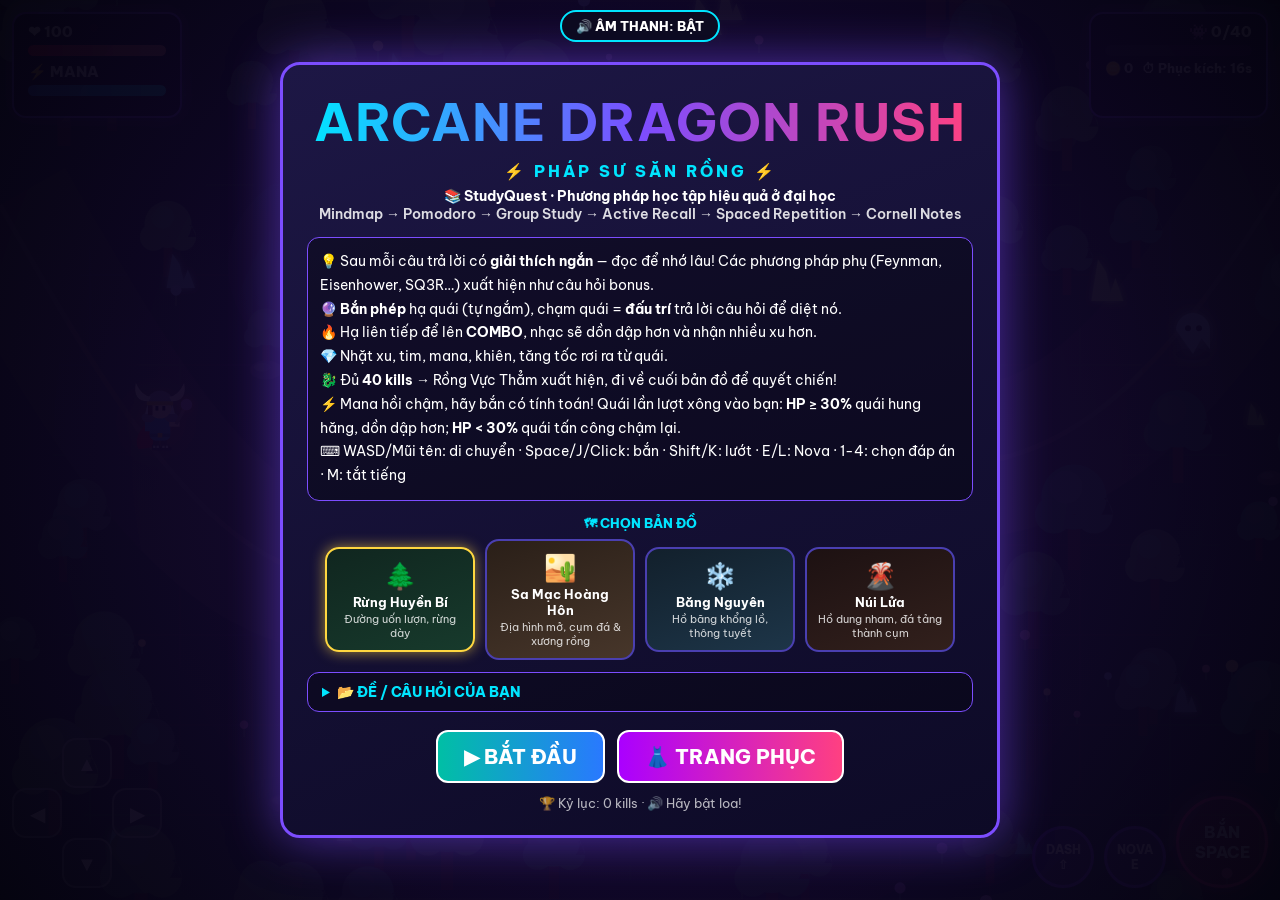
<file: public/games/arcane-dragon-rush.html>
<!DOCTYPE html>
<html lang="vi"><head><meta charset="UTF-8">
<meta name="viewport" content="width=device-width,initial-scale=1,maximum-scale=1,user-scalable=no">
<title>ARCANE DRAGON RUSH - Pháp Sư Săn Rồng • StudyQuest</title>
<style>
@import url('https://fonts.googleapis.com/css2?family=Be+Vietnam+Pro:wght@500;700;800&display=swap');
:root{--c1:#7c4dff;--c2:#00e5ff;--c3:#ff4081;--g:#ffd740;--bg:rgba(12,10,32,.9)}
*{box-sizing:border-box}
body{margin:0;background:#080616;overflow:hidden;font-family:'Be Vietnam Pro','Segoe UI',sans-serif;color:#fff;touch-action:none;user-select:none}
canvas{display:block}
.ui{position:absolute;inset:0;pointer-events:none;display:flex;flex-direction:column;justify-content:space-between;padding:12px;z-index:10}
.top{display:flex;justify-content:space-between;gap:10px}
.pan{background:var(--bg);border:2px solid var(--c1);border-radius:14px;padding:8px 14px;box-shadow:0 0 18px rgba(124,77,255,.5);min-width:170px;font-weight:800;font-size:15px}
.bar{height:11px;border-radius:6px;background:#1c1840;margin-top:4px;overflow:hidden}
.bar i{display:block;height:100%;width:100%;transition:width .15s}
#hpb{background:linear-gradient(90deg,#ff1744,#ff8a80)}#mpb{background:linear-gradient(90deg,#2979ff,#00e5ff)}#kb{background:linear-gradient(90deg,#ffab00,#ffea00)}
#combo{font-size:26px;color:var(--g);text-shadow:0 0 12px #ff9100;min-height:32px}
.bot{display:flex;justify-content:space-between;align-items:flex-end;pointer-events:none}
.dp{position:relative;width:150px;height:150px;pointer-events:auto}
.b{position:absolute;width:50px;height:50px;border-radius:14px;background:rgba(255,255,255,.1);border:2px solid rgba(255,255,255,.4);display:flex;align-items:center;justify-content:center;font-size:20px}
.b:active,.act:active{background:rgba(0,229,255,.4)}
.acts{display:flex;gap:10px;align-items:flex-end;pointer-events:auto}
.act{width:62px;height:62px;border-radius:50%;background:rgba(124,77,255,.35);border:3px solid var(--c1);display:flex;align-items:center;justify-content:center;font-size:12px;font-weight:800;text-align:center}
.act.big{width:92px;height:92px;background:rgba(255,64,129,.4);border-color:var(--c3);font-size:16px;box-shadow:0 0 22px rgba(255,64,129,.6)}
#toast{white-space:pre-line;position:absolute;top:22%;left:50%;transform:translate(-50%,-50%);background:rgba(0,0,0,.85);border:2px solid var(--g);color:var(--g);padding:14px 28px;border-radius:14px;font-size:22px;font-weight:800;opacity:0;transition:opacity .3s;z-index:60;text-align:center;pointer-events:none}
#toast.s{opacity:1}
#flash{position:absolute;inset:0;pointer-events:none;z-index:40;opacity:0;transition:opacity .4s}
#tb{position:fixed;top:10px;left:50%;transform:translateX(-50%);z-index:300;display:flex;gap:8px}#home{display:none}#home.on{display:block}#home:hover,#mute:hover{background:#2a2268}#mute,#home{background:var(--bg);border:2px solid var(--c2);border-radius:22px;padding:6px 14px;font-weight:800;font-size:13px;cursor:pointer;white-space:nowrap}#mute.off{border-color:#ff5252;color:#ff8a80}
.modal{position:fixed;inset:0;background:radial-gradient(circle,rgba(30,10,70,.93),rgba(5,3,15,.97));z-index:100;display:none;justify-content:center;align-items:center;overflow:auto}
.modal.on{display:flex;animation:pop .25s}
@keyframes pop{from{transform:scale(.92);opacity:0}}
.box{width:92%;max-width:720px;background:linear-gradient(160deg,#1d1745,#0d0a26);border:3px solid var(--c1);border-radius:20px;padding:24px;text-align:center;box-shadow:0 0 50px rgba(124,77,255,.55);margin:auto}
h1{margin:0;font-size:clamp(30px,6vw,52px);background:linear-gradient(90deg,var(--c2),var(--c1),var(--c3));-webkit-background-clip:text;background-clip:text;color:transparent;letter-spacing:1px}
.tag{display:inline-block;background:linear-gradient(90deg,var(--c1),var(--c3));padding:3px 12px;border-radius:20px;font-size:13px;font-weight:800;margin-bottom:6px}
.q{font-size:clamp(18px,3.4vw,25px);font-weight:700;margin:12px 0;min-height:70px;display:flex;align-items:center;justify-content:center;line-height:1.35}
.tm{height:9px;background:#201a4d;border-radius:5px;overflow:hidden}.tm i{display:block;height:100%;width:100%;background:linear-gradient(90deg,#00e676,#ffea00,#ff1744)}
.opts{display:grid;grid-template-columns:1fr 1fr;gap:10px;margin-top:12px}
.o,.btn{font-family:inherit;font-weight:800;font-size:clamp(15px,2.6vw,20px);color:#fff;background:#262059;border:2px solid #5c4fd6;border-radius:12px;padding:13px 10px;cursor:pointer;transition:.12s}
.o:hover,.btn:hover{background:var(--c1);transform:translateY(-2px)}
.o.ok{background:#00c853!important;border-color:#b9f6ca}.o.no{background:#d50000!important;border-color:#ff8a80}
.btn{background:linear-gradient(90deg,#00bfa5,#2979ff);border-color:#fff;padding:12px 26px;margin:6px}.btn.alt{background:linear-gradient(90deg,#aa00ff,#ff4081)}
#bin{display:none;width:80%;padding:12px;border-radius:12px;border:3px solid var(--c3);background:#14102f;color:#fff;font:700 22px inherit;text-align:center;margin:8px 0}
.bh{display:none;margin:8px 0}.bh .bar{height:16px}#bdb{background:linear-gradient(90deg,#ff6d00,#ff1744)}
.how{background:rgba(0,0,0,.35);border:1px solid var(--c1);border-radius:12px;padding:12px;margin:14px 0;text-align:left;font-size:14px;line-height:1.7}
.wd{display:flex;gap:22px;flex-wrap:wrap;justify-content:center;align-items:center}
.row{margin:8px 0;text-align:left}.row b{font-size:13px;color:var(--c2);display:block;margin-bottom:4px}
.ch{display:inline-flex;min-width:34px;height:34px;padding:0 10px;margin:2px;border-radius:10px;border:2px solid #4a3fb0;background:#1d1745;align-items:center;justify-content:center;font-size:13px;font-weight:700;cursor:pointer}
.ch.sel{border-color:var(--g);box-shadow:0 0 10px var(--g);background:#3b2f8f}
#wopts{max-height:58vh;overflow:auto;padding-right:6px}
.mp{width:150px;padding:10px;border:2px solid #4a3fb0;border-radius:14px;cursor:pointer;font-size:13px;display:flex;flex-direction:column;gap:2px;text-align:center}.mp.sel{border-color:#ffd740;box-shadow:0 0 14px rgba(255,215,64,.6)}.mp small{opacity:.8;font-size:11px}
@media(max-width:600px){
  .mt{display:none}
  .pan{min-width:0;font-size:12px;padding:6px 8px}
  .box{padding:14px;width:96%;max-height:92vh;overflow-y:auto}
  .opts{grid-template-columns:1fr!important}
  .dp{width:125px;height:125px}
  .dp .b{width:40px;height:40px;font-size:16px}
  .acts .act{width:52px;height:52px;font-size:11px}
  .acts .act.big{width:76px;height:76px;font-size:14px}
}
#cq textarea{width:100%;margin-top:8px;background:#14102f;color:#fff;border:2px solid #4a3fb0;border-radius:10px;padding:8px;font:13px 'Be Vietnam Pro',sans-serif}#cq select{background:#262059;color:#fff;border:2px solid #5c4fd6;border-radius:8px;padding:5px;font:700 13px inherit}#drop{border:2px dashed var(--c2);border-radius:12px;text-align:center;padding:14px;cursor:pointer;font-size:13px;margin-top:8px}#drop.ov{background:rgba(0,229,255,.15)}.sb{padding:7px 14px!important;font-size:13px!important}
</style></head><body>
<canvas id="cv"></canvas>
<div id="flash"></div><div id="toast"></div>
<div id="tb"><div id="home" onclick="goHome()">🏠<span class="mt"> MENU</span></div><div id="mute" onclick="toggleMute()">🔊<span class="mt"> ÂM THANH: BẬT</span></div></div>
<div class="ui">
 <div class="top">
  <div class="pan">❤ <span id="hpt">100</span><div class="bar"><i id="hpb"></i></div><div style="margin-top:6px">⚡ MANA<div class="bar"><i id="mpb"></i></div></div></div>
  <div class="pan" style="text-align:right">👾 <span id="sc">0</span>/<span id="goal">40</span><div class="bar"><i id="kb" style="width:0"></i></div>
   <div style="font-size:13px;margin-top:4px">🪙 <span id="coin">0</span> &nbsp; ⏱ Phục kích: <span id="amb">16</span>s</div><div id="combo"></div></div>
 </div>
 <div class="bot">
  <div class="dp"><div class="b" data-d="u" style="left:50px;top:0">▲</div><div class="b" data-d="d" style="left:50px;bottom:0">▼</div><div class="b" data-d="l" style="left:0;top:50px">◀</div><div class="b" data-d="r" style="right:0;top:50px">▶</div></div>
  <div class="acts"><div class="act" id="bd">DASH<br>⇧</div><div class="act" id="bn">NOVA<br>E</div><div class="act big" id="bf">BẮN<br>SPACE</div></div>
 </div>
</div>

<div id="m-start" class="modal on"><div class="box">
 <h1>ARCANE DRAGON RUSH</h1>
 <div style="color:var(--c2);font-weight:800;letter-spacing:3px;margin:6px 0">⚡ PHÁP SƯ SĂN RỒNG ⚡</div>
 <div style="font-size:14px;font-weight:700;margin-bottom:8px">📚 StudyQuest · Phương pháp học tập hiệu quả ở đại học<br><span style="opacity:.85;font-weight:600">Mindmap → Pomodoro → Group Study → Active Recall → Spaced Repetition → Cornell Notes</span></div>
 <div class="how">💡 Sau mỗi câu trả lời có <b>giải thích ngắn</b> — đọc để nhớ lâu! Các phương pháp phụ (Feynman, Eisenhower, SQ3R…) xuất hiện như câu hỏi bonus.<br>🔮 <b>Bắn phép</b> hạ quái (tự ngắm), chạm quái = <b>đấu trí</b> trả lời câu hỏi để diệt nó.<br>
 🔥 Hạ liên tiếp để lên <b>COMBO</b>, nhạc sẽ dồn dập hơn và nhận nhiều xu hơn.<br>
 💎 Nhặt xu, tim, mana, khiên, tăng tốc rơi ra từ quái.<br>
 🐉 Đủ <b>40 kills</b> → Rồng Vực Thẳm xuất hiện, đi về cuối bản đồ để quyết chiến!<br>
 ⚡ Mana hồi chậm, hãy bắn có tính toán! Quái lần lượt xông vào bạn: <b>HP ≥ 30%</b> quái hung hăng, dồn dập hơn; <b>HP &lt; 30%</b> quái tấn công chậm lại.<br>⌨ WASD/Mũi tên: di chuyển · Space/J/Click: bắn · Shift/K: lướt · E/L: Nova · 1-4: chọn đáp án · M: tắt tiếng</div>
 <div style="font-weight:800;color:var(--c2);font-size:13px">🗺 CHỌN BẢN ĐỒ</div><div id="maps" class="wd" style="gap:10px;margin:8px 0 12px"></div>
 <details id="cq" style="margin:6px 0 12px;text-align:left;background:rgba(0,0,0,.3);border:1px solid var(--c1);border-radius:12px;padding:10px 14px"><summary style="cursor:pointer;font-weight:800;color:var(--c2);font-size:14px">📂 ĐỀ / CÂU HỎI CỦA BẠN <span id="cqs" style="color:#ffd740"></span></summary>
  <div id="drop">⬆ Kéo thả file vào đây hoặc bấm để chọn (.txt .csv .json)</div><input type="file" id="cfile" accept=".txt,.csv,.tsv,.json,text/plain" style="display:none">
  <textarea id="ctext" rows="4" placeholder="Hoặc dán trực tiếp câu hỏi vào đây, mỗi dòng một câu:&#10;Pomodoro chia 25 phút tập trung và mấy phút nghỉ? | 5 phút | 10 phút | 15 phút | 30 phút"></textarea>
  <div style="margin-top:8px;display:flex;flex-wrap:wrap;gap:6px;align-items:center"><button class="btn sb" onclick="loadFromText()">📥 NẠP</button><button class="btn alt sb" onclick="dlSample()">📄 FILE MẪU</button><button class="btn sb" style="background:#7a2030" onclick="clearCustom()">🗑 XÓA</button>
   <span style="font-size:13px">Chế độ: <select id="cmode" onchange="setCMode()"><option value="only">Chỉ hỏi câu của tôi</option><option value="mix">Trộn với câu có sẵn</option></select></span></div>
  <div id="cqm" style="font-size:13px;margin-top:6px;min-height:18px"></div>
  <div style="font-size:12px;opacity:.8;line-height:1.6;margin-top:4px">Mỗi dòng: <b>Câu hỏi | Đáp án đúng | Sai 1 | Sai 2 | Sai 3</b> (dùng dấu | hoặc Tab, ; , ). Chỉ ghi <i>Câu hỏi | Đáp án đúng</i> thì game tự lấy đáp án sai từ các câu khác (cần ≥ 4 câu). Cũng đọc được JSON dạng <code>[{"q":"...","a":["A","B","C","D"],"c":0}]</code>. Dòng bắt đầu bằng # là ghi chú.</div></details>
 <button class="btn" onclick="startGame()">▶ BẮT ĐẦU</button><button class="btn alt" onclick="openWard()">👗 TRANG PHỤC</button>
 <div style="font-size:13px;opacity:.7;margin-top:6px">🏆 Kỷ lục: <span id="best">0</span> kills · 🔊 Hãy bật loa!</div>
</div></div>

<div id="m-ward" class="modal"><div class="box"><h1 style="font-size:34px">TỦ TRANG PHỤC</h1>
 <div class="wd"><canvas id="pv" width="220" height="270" style="background:radial-gradient(#352a85,#0d0a26);border-radius:16px;border:2px solid var(--c1)"></canvas><div id="wopts" style="flex:1;min-width:250px"></div></div>
 <button class="btn alt" onclick="rndOutfit()">🎲 NGẪU NHIÊN</button><button class="btn" onclick="closeWard()">✔ XONG</button></div></div>

<div id="m-quiz" class="modal"><div class="box">
 <div class="tag" id="qtag">...</div><h2 id="qtitle" style="margin:4px 0;color:var(--c3)">BỊ TẤN CÔNG!</h2>
 <div class="bh" id="bh">🐉 RỒNG VỰC THẲM<div class="bar"><i id="bdb"></i></div></div>
 <div class="tm"><i id="tmb"></i></div>
 <div class="q" id="qq"></div>
 <input id="bin" autocomplete="off" placeholder="Nhập đáp án (không dấu cũng được)..."><button class="btn" id="bgo" style="display:none" onclick="submitTyped()">⚔ TẤN CÔNG</button>
 <div class="opts" id="qo"></div>
</div></div>

<div id="m-end" class="modal"><div class="box">
 <h1 id="etitle">CHIẾN THẮNG!</h1><p id="emsg" style="font-size:18px;line-height:1.7"></p>
 <button class="btn" onclick="startGame()">↻ CHƠI LẠI</button><button class="btn alt" onclick="openWard()">👗 TRANG PHỤC</button><button class="btn" style="background:linear-gradient(90deg,#ef6c00,#ffb300)" onclick="toMenu()">🗺 ĐỔI MAP</button></div></div>

<script>
/* ================= AUDIO ENGINE ================= */
const AC=new(window.AudioContext||window.webkitAudioContext)();
const master=AC.createGain(),comp=AC.createDynamicsCompressor(),sfxB=AC.createGain(),musB=AC.createGain(),rev=AC.createConvolver(),revG=AC.createGain();
master.gain.value=.85;musB.gain.value=.5;sfxB.gain.value=.95;revG.gain.value=.3;
musB.connect(master);sfxB.connect(master);musB.connect(rev);sfxB.connect(rev);rev.connect(revG);revG.connect(master);master.connect(comp);comp.connect(AC.destination);
(()=>{const n=AC.sampleRate*1.8,b=AC.createBuffer(2,n,AC.sampleRate);for(let c=0;c<2;c++){const d=b.getChannelData(c);for(let i=0;i<n;i++)d[i]=(Math.random()*2-1)*Math.pow(1-i/n,3)}rev.buffer=b})();
const NB=(()=>{const n=AC.sampleRate*2,b=AC.createBuffer(1,n,AC.sampleRate),d=b.getChannelData(0);for(let i=0;i<n;i++)d[i]=Math.random()*2-1;return b})();
const mtof=n=>440*Math.pow(2,(n-69)/12);
function tone(f,t,d,o={}){const{type='sine',v=.2,to=null,lp=null,bus=sfxB,a=.005,det=0}=o;const os=AC.createOscillator(),g=AC.createGain();os.type=type;os.frequency.setValueAtTime(f,t);os.detune.value=det;
 if(to)os.frequency.exponentialRampToValueAtTime(to,t+d);g.gain.setValueAtTime(.0001,t);g.gain.linearRampToValueAtTime(v,t+a);g.gain.exponentialRampToValueAtTime(.0001,t+d);
 if(lp){const F=AC.createBiquadFilter();F.type='lowpass';F.frequency.value=lp;os.connect(F);F.connect(g)}else os.connect(g);g.connect(bus);os.start(t);os.stop(t+d+.05)}
function noise(t,d,o={}){const{v=.3,type='lowpass',f=2000,to=null,q=1,bus=sfxB}=o;const s=AC.createBufferSource(),F=AC.createBiquadFilter(),g=AC.createGain();s.buffer=NB;F.type=type;F.frequency.setValueAtTime(f,t);if(to)F.frequency.exponentialRampToValueAtTime(to,t+d);F.Q.value=q;
 g.gain.setValueAtTime(v,t);g.gain.exponentialRampToValueAtTime(.0001,t+d);s.connect(F);F.connect(g);g.connect(bus);s.start(t,Math.random());s.stop(t+d+.05)}
const Mus={mode:null,step:0,next:0,timer:null,int:0,
 start(m){this.stop();this.mode=m;this.step=0;this.next=AC.currentTime+.1;this.timer=setInterval(()=>this.tick(),25)},
 stop(){clearInterval(this.timer);this.mode=null},
 tick(){const sp=60/(this.mode==='boss'?160:120)/4;while(this.next<AC.currentTime+.15){this.play(this.step++,this.next);this.next+=sp}},
 play(s,t){const B=this.mode==='boss',bar=(s>>4)&3,st=s&15,I=this.int,o={bus:musB};
  const kick=()=>{tone(150,t,.2,{...o,to:42,v:.7});noise(t,.03,{...o,v:.15})};
  const hat=v=>noise(t,.04,{...o,type:'highpass',f:7500,v});const snare=()=>{noise(t,.16,{...o,type:'bandpass',f:1900,v:.35});tone(220,t,.1,{...o,type:'triangle',v:.2,to:120})};
  if(!B){const R=[45,41,48,43][bar],ch=[0,3,7,12];if(bar==0||bar==2)ch[1]=3;if(bar==1||bar==2||bar==3)ch[1]=4;
   if(st%4==0)kick();if(st==4||st==12)snare();if(st%2==1||I>0)hat(.05+I*.02);
   if(st%4==0||st==6||st==10)tone(mtof(R),t,.25,{...o,type:'sawtooth',lp:520,v:.22});
   tone(mtof(R+24+ch[(st*3)%4]),t,.16,{...o,type:'square',lp:2800,v:.05+I*.015});
   if(st==0){[0,1,3].forEach(k=>tone(mtof(R+12+ch[k]),t,1.8,{...o,type:'sine',v:.06,a:.2,det:k*4}))}
   if(I>=2&&st%2==0)tone(mtof(R+36+[0,7,3,10,12][(s>>1)%5]),t,.2,{...o,type:'triangle',v:.1})}
  else{const R=[40,40,41,38][bar];if(st%4==0||st==10)kick();if(st==4||st==12)snare();hat(.07);
   if(st%2==0)tone(mtof(R),t,.17,{...o,type:'sawtooth',lp:380,v:.28,det:st%4?0:8});
   if(st==0||st==6||st==10)[0,3,7].forEach(k=>tone(mtof(R+24+(k==3?1:k)),t,.3,{...o,type:'sawtooth',lp:1800,v:.05}));
   tone(mtof(R+36+[0,1,6,1][(st>>2)&3]),t,.12,{...o,type:'square',lp:3500,v:.045});
   if(st==0&&bar==0)tone(mtof(R-12),t,2.4,{...o,type:'sawtooth',lp:200,v:.25,a:.3})}}};
const SFX={t:()=>AC.currentTime,
 shoot(){const t=this.t();tone(900,t,.12,{type:'sawtooth',to:200,v:.1,lp:3000});tone(1400,t,.08,{type:'square',to:500,v:.04})},
 hit(){const t=this.t();noise(t,.08,{type:'bandpass',f:2500,v:.2});tone(300,t,.08,{type:'square',to:120,v:.1})},
 boom(){const t=this.t();noise(t,.5,{f:3000,to:120,v:.5});tone(120,t,.4,{to:30,v:.6})},
 coin(){const t=this.t();tone(988,t,.08,{type:'square',v:.07});tone(1319,t+.07,.18,{type:'square',v:.07})},
 power(){const t=this.t();[0,4,7,12,16].forEach((k,i)=>tone(mtof(72+k),t+i*.05,.2,{type:'triangle',v:.12}))},
 dash(){const t=this.t();noise(t,.3,{type:'bandpass',f:400,to:3500,q:2,v:.35})},
 nova(){const t=this.t();tone(200,t,.7,{type:'sawtooth',to:1600,v:.2,lp:4000});noise(t+.1,.7,{f:5000,to:200,v:.5});tone(80,t+.1,.6,{to:30,v:.6})},
 ok(){const t=this.t();[0,4,7,12].forEach((k,i)=>tone(mtof(76+k),t+i*.07,.35,{type:'triangle',v:.13}))},
 no(){const t=this.t();tone(160,t,.45,{type:'sawtooth',to:70,v:.22,lp:900});noise(t,.2,{v:.2,f:600})},
 tick(){tone(1200,this.t(),.05,{type:'square',v:.06})},
 alarm(){const t=this.t();for(let i=0;i<3;i++)tone(900,t+i*.25,.25,{type:'sawtooth',to:450,v:.14,lp:2500})},
 hurt(){const t=this.t();noise(t,.25,{f:900,to:100,v:.5});tone(180,t,.3,{type:'square',to:60,v:.25})},
 roar(){const t=this.t();tone(170,t,2.4,{type:'sawtooth',to:38,v:.4,lp:900});tone(172,t,2.4,{type:'square',to:40,v:.2,lp:700});noise(t,2,{f:1500,to:90,v:.5})},
 fire(){const t=this.t();noise(t,.9,{f:2500,to:200,v:.55});tone(90,t,.6,{type:'sawtooth',to:40,v:.3})},
 win(){const t=this.t();[0,4,7,12,7,12,16,19].forEach((k,i)=>tone(mtof(72+k),t+i*.14,.5,{type:'square',v:.12,lp:4000}));[0,7,12].forEach(k=>tone(mtof(48+k),t+1.2,2,{type:'sawtooth',v:.1,lp:1200}))}};
let muted=false;function toggleMute(){muted=!muted;master.gain.value=muted?0:.85;const b=document.getElementById('mute');b.innerHTML=muted?'🔇<span class="mt"> ÂM THANH: TẮT</span>':'🔊<span class="mt"> ÂM THANH: BẬT</span>';b.classList.toggle('off',muted);try{localStorage.setItem('adr_mute',muted?1:0)}catch(e){}
}
try{if(localStorage.getItem('adr_mute')==='1')toggleMute()}catch(e){}

/* ================= QUESTIONS (STUDYQUEST: PHƯƠNG PHÁP HỌC TẬP ĐẠI HỌC) ================= */
const RAW_QUESTIONS = [
    {"s": "Mindmap", "q": "Sơ đồ tư duy (Mindmap) được vẽ bắt đầu từ đâu?", "a": ["Chủ đề trung tâm ở giữa trang", "Góc trên bên trái, viết từng dòng", "Phần kết luận ở cuối trang", "Bất kỳ đâu, không cần chủ đề"], "c": 0, "e": "Chủ đề ở giữa rồi tỏa ra nhánh chính, nhánh phụ."},
    {"s": "Mindmap", "q": "Mỗi nhánh trong Mindmap nên ghi gì?", "a": ["Từ khóa ngắn gọn (1–2 từ)", "Cả đoạn văn dài", "Định nghĩa chép nguyên văn", "Số trang của sách"], "c": 0, "e": "Từ khóa ngắn giúp tóm gọn và dễ nhớ."},
    {"s": "Mindmap", "q": "Ai là người có công phổ biến Mind Map trên thế giới?", "a": ["Tony Buzan", "Walter Pauk", "Hermann Ebbinghaus", "Francesco Cirillo"], "c": 0, "e": "Walter Pauk – Cornell; Ebbinghaus – đường cong quên; Cirillo – Pomodoro."},
    {"s": "Mindmap", "q": "Mindmap đặc biệt hữu ích với nội dung nào?", "a": ["Nội dung nhiều nhánh, nhiều mối liên hệ (Lịch sử, Luật, Sinh học)", "Chỉ các phép tính từng bước", "Học thuộc một dòng thơ ngắn", "Danh sách số điện thoại"], "c": 0, "e": "Mindmap cho thấy toàn cảnh và mối liên hệ giữa các ý."},
    {"s": "Mindmap", "q": "Vì sao nên dùng màu sắc và hình vẽ trong Mindmap?", "a": ["Giúp não liên kết và nhớ thông tin dễ hơn", "Chỉ để nộp bài cho đẹp", "Để tốn nhiều thời gian hơn", "Vì đó là quy định bắt buộc"], "c": 0, "e": "Hình ảnh và màu sắc tạo “điểm neo” cho trí nhớ."},
    {"s": "Mindmap", "q": "Nhánh chính (cấp 1) của Mindmap thường là gì?", "a": ["Các ý lớn / mục chính của chủ đề", "Những chi tiết nhỏ nhất", "Lỗi chính tả cần sửa", "Tên người vẽ sơ đồ"], "c": 0, "e": "Từ nhánh chính, bạn tỏa tiếp ra nhánh phụ chứa chi tiết."},
    {"s": "Mindmap", "q": "Sai lầm phổ biến nhất khi vẽ Mindmap là gì?", "a": ["Chép nguyên câu dài vào từng nhánh", "Dùng từ khóa ngắn", "Đặt chủ đề ở giữa", "Dùng nhiều màu khác nhau"], "c": 0, "e": "Chép nguyên câu biến Mindmap thành bản chép lại, mất tác dụng tóm gọn."},
    {"s": "Mindmap", "q": "Vẽ xong Mindmap, cách ôn hiệu quả là gì?", "a": ["Che đi và tự vẽ lại từ trí nhớ", "Chỉ ngắm lại thật lâu", "Photo thật nhiều bản", "Cất vào ngăn kéo"], "c": 0, "e": "Tự vẽ lại chính là Active Recall áp dụng cho Mindmap."},
    {"s": "Mindmap", "q": "Công cụ nào có thể dùng để vẽ Mindmap trên máy tính?", "a": ["XMind hoặc MindMeister", "Máy tính bỏ túi", "Máy chiếu cũ", "Trình phát nhạc"], "c": 0, "e": "Bạn cũng có thể vẽ bằng giấy bút, cách nào tiện hơn thì dùng."},
    {"s": "Pomodoro", "q": "Một chu kỳ Pomodoro cơ bản gồm?", "a": ["25 phút tập trung + 5 phút nghỉ", "60 phút học + 10 phút nghỉ", "10 phút học + 2 phút nghỉ", "45 phút học + 15 phút nghỉ"], "c": 0, "e": "Sau 4 chu kỳ, bạn nghỉ dài hơn (khoảng 15–30 phút)."},
    {"s": "Pomodoro", "q": "“Pomodoro” trong tiếng Ý nghĩa là gì?", "a": ["Quả cà chua", "Đồng hồ cát", "Sự tập trung", "Quả cam"], "c": 0, "e": "Francesco Cirillo dùng chiếc đồng hồ bấm giờ hình quả cà chua."},
    {"s": "Pomodoro", "q": "Sau bao nhiêu phiên Pomodoro thì nên nghỉ dài?", "a": ["4 phiên", "2 phiên", "6 phiên", "10 phiên"], "c": 0, "e": "Nghỉ dài giúp bạn nạp lại năng lượng trước chu kỳ mới."},
    {"s": "Pomodoro", "q": "Giờ nghỉ dài sau 4 phiên thường kéo dài khoảng?", "a": ["15–30 phút", "1 phút", "2 giờ", "5 giây"], "c": 0, "e": "Đủ để thư giãn nhưng không làm mất đà học."},
    {"s": "Pomodoro", "q": "Ai là người sáng tạo ra kỹ thuật Pomodoro?", "a": ["Francesco Cirillo", "Tony Buzan", "Walter Pauk", "Hermann Ebbinghaus"], "c": 0, "e": "Ông phát triển kỹ thuật này khi còn là sinh viên vào cuối thập niên 1980."},
    {"s": "Pomodoro", "q": "Đang trong phiên mà chợt nghĩ ra việc khác, bạn nên làm gì?", "a": ["Ghi nhanh ra giấy rồi quay lại việc chính", "Bỏ phiên và làm việc mới ngay", "Mở điện thoại xử lý luôn", "Làm cả hai việc cùng lúc"], "c": 0, "e": "Ghi lại để “gửi” việc đó cho lúc nghỉ, đầu óc không bị phân tán."},
    {"s": "Pomodoro", "q": "Mỗi phiên Pomodoro nên dành cho điều gì?", "a": ["Một nhiệm vụ cụ thể", "Nhiều việc cùng lúc", "Việc chưa có mục tiêu", "Lướt web tìm cảm hứng"], "c": 0, "e": "Một nhiệm vụ rõ ràng giúp bạn vào trạng thái tập trung nhanh hơn."},
    {"s": "Pomodoro", "q": "Giờ nghỉ 5 phút nên làm gì là tốt nhất?", "a": ["Đứng dậy, uống nước, vươn vai", "Lướt mạng xã hội liên tục", "Xem phim dài tập", "Bắt đầu một ván game dài"], "c": 0, "e": "Mạng xã hội dễ kéo dài giờ nghỉ và làm bạn khó quay lại học."},
    {"s": "Pomodoro", "q": "Theo nguyên tắc Pomodoro, bị người khác làm gián đoạn giữa phiên thì sao?", "a": ["Phiên đó coi như hỏng, bắt đầu phiên mới", "Vẫn tính là hoàn thành", "Tính thành hai phiên", "Bỏ học cả ngày"], "c": 0, "e": "Quy tắc này khuyến khích bạn bảo vệ thời gian tập trung của mình."},
    {"s": "Group Study", "q": "Học nhóm hiệu quả nhất khi nào?", "a": ["Mỗi người chuẩn bị trước và thay phiên giảng lại cho nhau", "Cả nhóm cùng chép bài của một người", "Chủ yếu trò chuyện cho vui", "Một người làm hết, mọi người xem"], "c": 0, "e": "Giảng lại cho bạn buộc bạn phải hiểu thật sự."},
    {"s": "Group Study", "q": "Quy mô nhóm học lý tưởng thường là bao nhiêu người?", "a": ["Khoảng 3–5 người", "Khoảng 10–15 người", "Chỉ 1 người", "Cả lớp"], "c": 0, "e": "Nhóm quá đông dễ lạc đề và có người “ăn bám”."},
    {"s": "Group Study", "q": "Việc đầu tiên nên làm khi bắt đầu buổi học nhóm là gì?", "a": ["Đặt mục tiêu và phân chủ đề", "Gọi đồ ăn", "Chụp ảnh đăng mạng xã hội", "Chờ hứng rồi tính"], "c": 0, "e": "Mục tiêu rõ ràng giúp buổi học có hướng đi."},
    {"s": "Group Study", "q": "Có thành viên không đóng góp, nhóm nên làm gì trước tiên?", "a": ["Phân công rõ phần việc, đặt hạn chót, theo dõi trên bảng chung", "Im lặng gánh hết", "Loại ngay không báo trước", "Giải tán nhóm"], "c": 0, "e": "Công cụ như Google Docs hoặc Trello giúp ai cũng thấy tiến độ."},
    {"s": "Group Study", "q": "Công cụ nào giúp nhóm cùng soạn tài liệu và theo dõi công việc?", "a": ["Google Docs hoặc Trello", "Máy chiếu", "Máy in cũ", "Bút bi"], "c": 0, "e": "Làm việc trên bảng chung giúp tránh nhầm phiên bản."},
    {"s": "Group Study", "q": "Vì sao giảng lại cho bạn giúp mình nhớ lâu hơn?", "a": ["Vì phải sắp xếp và hiểu thật sự mới giải thích được", "Vì nghe giọng mình quen tai", "Vì không cần ôn lại nữa", "Vì đỡ mất thời gian"], "c": 0, "e": "Chỗ bạn vấp khi giảng chính là lỗ hổng kiến thức cần bù."},
    {"s": "Group Study", "q": "Điều nào nên tránh trong buổi học nhóm?", "a": ["Biến buổi học thành buổi tán gẫu", "Đặt giờ bắt đầu và kết thúc", "Có người điều phối", "Ghi lại việc cần làm tiếp"], "c": 0, "e": "Quy tắc giờ giấc và người điều phối giúp nhóm đi đúng hướng."},
    {"s": "Group Study", "q": "Cuối buổi học nhóm nên làm gì?", "a": ["Tổng kết và phân công việc tiếp theo", "Giải tán ngay không nói gì", "Quên hết rồi hẹn lại", "Chỉ chụp ảnh check-in"], "c": 0, "e": "Chốt “ai làm gì, khi nào” để buổi sau không bị trôi."},
    {"s": "Group Study", "q": "Cách chia việc làm bài tập nhóm hợp lý là gì?", "a": ["Giao việc theo thế mạnh, có hạn chót rõ ràng", "Mỗi người tự làm toàn bộ", "Đợi đến đêm trước hạn nộp", "Giao hết cho trưởng nhóm"], "c": 0, "e": "Hạn chót nhỏ giúp tránh dồn việc cuối cùng."},
    {"s": "Active Recall", "q": "Đâu là ví dụ của Active Recall (tự kiểm tra)?", "a": ["Gập sách lại và tự viết ra những gì nhớ được", "Đọc lại ghi chú 3 lần liên tiếp", "Tô màu highlight toàn bộ trang", "Chép lại nguyên văn giáo trình"], "c": 0, "e": "Cố gắng nhớ lại buộc não “truy xuất” — ký ức nhờ vậy chắc hơn."},
    {"s": "Active Recall", "q": "“Active Recall” nghĩa là gì?", "a": ["Chủ động nhớ lại thông tin", "Đọc thụ động nhiều lần", "Nghe giảng không ghi chép", "Chép bài thật nhanh"], "c": 0, "e": "Khác với đọc lại, bạn phải tự lôi kiến thức ra từ trí nhớ."},
    {"s": "Active Recall", "q": "Vì sao đọc đi đọc lại dễ gây “ảo tưởng thông thạo”?", "a": ["Tài liệu quen mắt tạo cảm giác mình đã nhớ", "Vì đọc quá chậm", "Vì sách quá dày", "Vì đọc bằng giọng nhỏ"], "c": 0, "e": "Quen mắt chưa chắc nhớ — hãy kiểm tra bằng cách tự trả lời."},
    {"s": "Active Recall", "q": "Khi tự kiểm tra mà bị quên, bạn nên làm gì?", "a": ["Mở tài liệu, ghi lại phần quên và thử lại sau", "Bỏ qua cho nhanh", "Đọc lướt lại cả chương", "Cho rằng mình học dở"], "c": 0, "e": "Chỗ quên chính là nơi cần ôn nhất."},
    {"s": "Active Recall", "q": "Cách đơn giản để tạo câu hỏi tự kiểm tra là gì?", "a": ["Biến tiêu đề, mục trong bài thành câu hỏi", "Chép nguyên đoạn văn", "Bỏ qua tiêu đề", "Chỉ học thuộc đáp án"], "c": 0, "e": "Ví dụ “Pomodoro là gì?” thay vì chỉ đọc tiêu đề “Pomodoro”."},
    {"s": "Active Recall", "q": "Công cụ nào hỗ trợ tự kiểm tra bằng thẻ ghi nhớ?", "a": ["Anki hoặc Quizlet", "Máy nghe nhạc", "Lịch treo tường", "Đồng hồ cát"], "c": 0, "e": "Flashcards là cách phổ biến để luyện Active Recall."},
    {"s": "Active Recall", "q": "“Blurting” (xả não) là gì?", "a": ["Viết ra mọi thứ nhớ được trên giấy trắng rồi đối chiếu", "Đọc to thật nhanh", "Nghe lại bản ghi âm", "Vẽ tranh phong cảnh"], "c": 0, "e": "Sau đó dùng bút khác màu bổ sung phần thiếu."},
    {"s": "Active Recall", "q": "Thời điểm tốt để tự kiểm tra là khi nào?", "a": ["Ngay sau khi học và lặp lại sau vài ngày", "Chỉ vào đêm trước thi", "Không bao giờ", "Sau khi thi xong"], "c": 0, "e": "Kết hợp với Spaced Repetition để nhớ lâu hơn."},
    {"s": "Spaced Repetition", "q": "Spaced Repetition (lặp lại ngắt quãng) nghĩa là gì?", "a": ["Ôn nhiều lần, giãn cách dần theo thời gian", "Ôn một lần thật dài", "Ôn liên tục không nghỉ", "Chỉ ôn trước ngày thi"], "c": 0, "e": "Khoảng cách tăng dần giúp ký ức bền hơn."},
    {"s": "Spaced Repetition", "q": "Mốc ôn tập gợi ý phổ biến theo Spaced Repetition là?", "a": ["1 – 3 – 7 – 14 ngày", "1 – 2 – 3 – 4 giờ", "Chỉ 1 lần duy nhất", "30 – 30 – 30 phút"], "c": 0, "e": "Có thể điều chỉnh theo độ khó của từng nội dung."},
    {"s": "Spaced Repetition", "q": "Ai nghiên cứu “đường cong quên lãng”?", "a": ["Hermann Ebbinghaus", "Tony Buzan", "Walter Pauk", "Francesco Cirillo"], "c": 0, "e": "Ebbinghaus cho thấy ta quên rất nhanh nếu không ôn lại."},
    {"s": "Spaced Repetition", "q": "Ôn rải nhiều ngày so với học dồn một đêm thì sao?", "a": ["Ôn rải thường nhớ lâu hơn", "Học dồn nhớ lâu hơn", "Hoàn toàn như nhau", "Không liên quan trí nhớ"], "c": 0, "e": "Học dồn có thể đủ qua thi nhưng quên rất nhanh sau đó."},
    {"s": "Spaced Repetition", "q": "Ứng dụng nổi tiếng dùng nguyên lý Spaced Repetition là?", "a": ["Anki", "Photoshop", "Google Maps", "Zoom"], "c": 0, "e": "Anki tự lên lịch ôn từng thẻ cho bạn."},
    {"s": "Spaced Repetition", "q": "Trong hộp Leitner, thẻ trả lời đúng sẽ được xử lý thế nào?", "a": ["Chuyển lên hộp cao hơn, ôn thưa hơn", "Xé bỏ ngay", "Ôn mỗi ngày như cũ", "Đưa về hộp đầu tiên"], "c": 0, "e": "Thẻ trả lời sai thì quay về hộp 1 để ôn dày hơn."},
    {"s": "Spaced Repetition", "q": "Thời điểm lý tưởng để ôn lại một kiến thức là khi nào?", "a": ["Khi vừa sắp quên", "Ngay lập tức mãi mãi", "Sau 1 năm", "Không cần ôn"], "c": 0, "e": "Nhớ lại đúng lúc “hơi khó” giúp củng cố ký ức mạnh nhất."},
    {"s": "Spaced Repetition", "q": "Vì sao ôn ngắt quãng lại hiệu quả?", "a": ["Mỗi lần nhớ lại làm ký ức bền hơn", "Vì não nghỉ hoàn toàn", "Vì bài ít đi", "Vì nhìn sách ít hơn"], "c": 0, "e": "Mỗi lần truy xuất là một lần “gia cố” trí nhớ."},
    {"s": "Spaced Repetition", "q": "Cách nào thường tốt hơn để học thuộc một chủ đề?", "a": ["Rải 15 phút mỗi ngày trong 2 tuần", "Dồn 3,5 giờ trong một đêm", "Chỉ đọc một lần", "Để đến sát giờ thi"], "c": 0, "e": "Tổng thời gian tương đương nhưng rải đều giúp nhớ lâu hơn."},
    {"s": "Cornell Notes", "q": "Trang ghi chú Cornell cổ điển có mấy khu vực chính (không tính tiêu đề)?", "a": ["3 khu vực", "2 khu vực", "5 khu vực", "1 khu vực"], "c": 0, "e": "Cột gợi ý, vùng ghi chú và phần tóm tắt cuối trang."},
    {"s": "Cornell Notes", "q": "Cột gợi ý của Cornell dùng để làm gì?", "a": ["Viết câu hỏi / từ khóa để tự kiểm tra sau buổi học", "Vẽ trang trí", "Chép lại tiêu đề", "Để trống cho đẹp"], "c": 0, "e": "Che phần ghi chú và tự trả lời các câu hỏi trong cột."},
    {"s": "Cornell Notes", "q": "Ai phát triển phương pháp ghi chú Cornell?", "a": ["Walter Pauk", "Tony Buzan", "Francesco Cirillo", "Hermann Ebbinghaus"], "c": 0, "e": "Giáo sư Walter Pauk phát triển tại Đại học Cornell."},
    {"s": "Cornell Notes", "q": "Khi nào nên điền cột gợi ý?", "a": ["Sau buổi học (tốt nhất trong 24 giờ)", "Trước giờ học", "Không bao giờ", "Sau 1 tháng"], "c": 0, "e": "Điền sớm khi nội dung còn mới giúp câu hỏi chính xác hơn."},
    {"s": "Cornell Notes", "q": "Phần tóm tắt cuối trang Cornell nên viết gì?", "a": ["1–2 câu tóm gọn bằng lời của mình", "Chép lại tiêu đề", "Để trống", "Dán hình trang trí"], "c": 0, "e": "Tự tóm tắt giúp bạn kiểm tra mình đã hiểu ý chính chưa."},
    {"s": "Cornell Notes", "q": "Cột gợi ý của Cornell thường chiếm khoảng bao nhiêu chiều ngang trang?", "a": ["Khoảng 1/3", "Khoảng 3/4", "Khoảng 1/10", "Toàn bộ trang"], "c": 0, "e": "Phần còn lại là vùng ghi chú chính."},
    {"s": "Cornell Notes", "q": "Cách dùng trang Cornell để tự kiểm tra là gì?", "a": ["Che phần ghi chú và trả lời câu hỏi ở cột gợi ý", "Chép lại cả trang", "Đọc to rồi bỏ đó", "Tô màu toàn bộ"], "c": 0, "e": "Đây chính là Active Recall trên trang ghi chú."},
    {"s": "Cornell Notes", "q": "Khi ghi chú trong lớp, bạn nên làm gì?", "a": ["Ghi ý chính, viết tắt và dùng lời của mình", "Chép từng chữ của giảng viên", "Không ghi gì", "Chỉ chụp ảnh slide"], "c": 0, "e": "Ghi bằng lời của mình buộc não xử lý thông tin."},
    {"s": "Cornell Notes", "q": "Cornell kết hợp tốt với những phương pháp nào?", "a": ["Active Recall và Spaced Repetition", "Chơi game liên tục", "Thức khuya học dồn", "Không cần kết hợp"], "c": 0, "e": "Ghi chú tốt rồi ôn rải đều giúp nhớ lâu hơn."},
    {"s": "Phương pháp phụ", "q": "Kỹ thuật Feynman có cốt lõi là gì?", "a": ["Giải thích khái niệm bằng lời đơn giản như dạy người mới", "Học thuộc định nghĩa", "Dùng thật nhiều thuật ngữ", "Chỉ đọc không viết"], "c": 0, "e": "Nếu không giải thích đơn giản được, có thể bạn chưa hiểu thật sự."},
    {"s": "Phương pháp phụ", "q": "Kỹ thuật Feynman được đặt theo tên nhà vật lý nào?", "a": ["Richard Feynman", "Albert Einstein", "Isaac Newton", "Stephen Hawking"], "c": 0, "e": "Ông nổi tiếng với cách giải thích các ý tưởng phức tạp thật giản dị."},
    {"s": "Phương pháp phụ", "q": "Ma trận Eisenhower: việc “khẩn cấp và quan trọng” nên?", "a": ["Làm ngay", "Lên lịch tuần sau", "Bỏ đi", "Giao hết cho người khác"], "c": 0, "e": "Nhưng hãy lập kế hoạch sớm để giảm số việc rơi vào ô này."},
    {"s": "Phương pháp phụ", "q": "Ma trận Eisenhower: việc “quan trọng nhưng chưa khẩn cấp” nên?", "a": ["Lên lịch để làm", "Làm ngay trong 5 phút", "Xóa khỏi danh sách", "Chờ có hứng"], "c": 0, "e": "Ví dụ: ôn bài đều đặn — đừng để nó thành khẩn cấp."},
    {"s": "Phương pháp phụ", "q": "SQ3R là viết tắt của những bước nào?", "a": ["Survey – Question – Read – Recite – Review", "Study – Quiz – Rest – Repeat – Rank", "Skim – Quote – Rewrite – Rate – Reply", "Start – Quit – Run – Rest – Review"], "c": 0, "e": "SQ3R giúp đọc giáo trình dày một cách có hệ thống."},
    {"s": "Phương pháp phụ", "q": "“Học xen kẽ” (interleaving) nghĩa là gì?", "a": ["Trộn nhiều dạng bài / chủ đề trong một buổi học", "Học mãi một dạng bài", "Chỉ học một chủ đề cả ngày", "Học khi buồn ngủ"], "c": 0, "e": "Giúp não phân biệt và chọn đúng cách giải tốt hơn."},
    {"s": "Phương pháp phụ", "q": "“Cung điện trí nhớ” là cách làm gì?", "a": ["Gắn thông tin vào các vị trí quen thuộc trong tưởng tượng", "Xây phòng học riêng", "Ghi chú lên tường", "Học trong thư viện lớn"], "c": 0, "e": "Hữu ích để nhớ danh sách hoặc thứ tự."},
    {"s": "Phương pháp phụ", "q": "Một “sổ lỗi sai” nên ghi những gì?", "a": ["Câu sai, nguyên nhân sai và cách sửa", "Chỉ điểm số", "Tên giảng viên", "Ngày thi"], "c": 0, "e": "Ôn lại sổ lỗi sai định kỳ để không sai lại lỗi cũ."},
    {"s": "Đời sống đại học", "q": "GPA là viết tắt của?", "a": ["Grade Point Average", "General Practice Area", "Great Paper Award", "Grade Per Assignment"], "c": 0, "e": "Điểm trung bình tích lũy, tính theo điểm hệ 4 và số tín chỉ."},
    {"s": "Đời sống đại học", "q": "“Học phần tiên quyết” là gì?", "a": ["Học phần phải hoàn thành trước khi đăng ký học phần khác", "Môn học tự chọn không tính điểm", "Môn thi cuối kỳ", "Môn dạy bằng tiếng Anh"], "c": 0, "e": "Hãy kiểm tra chương trình đào tạo để đăng ký đúng thứ tự."},
    {"s": "Đời sống đại học", "q": "Người trưởng thành nên ngủ khoảng bao nhiêu giờ mỗi đêm?", "a": ["Khoảng 7–9 giờ", "Khoảng 3–4 giờ", "Khoảng 12 giờ", "Không cần ngủ nếu có cà phê"], "c": 0, "e": "Ngủ đủ giúp củng cố trí nhớ sau khi học."},
    {"s": "Đời sống đại học", "q": "Cách chống trì hoãn khi chưa muốn bắt đầu là gì?", "a": ["Cam kết chỉ làm 5 phút đầu", "Chờ có hứng", "Lướt điện thoại một chút", "Dời sang ngày mai"], "c": 0, "e": "Bắt đầu là bước khó nhất; làm rồi bạn thường muốn làm tiếp."},
    {"s": "Đời sống đại học", "q": "Để điện thoại khuất tầm mắt khi học giúp gì?", "a": ["Dễ tập trung hơn", "Học nhanh gấp đôi", "Không cần ngủ", "Điểm tự tăng"], "c": 0, "e": "Giảm cám dỗ từ môi trường dễ hơn là cố “gồng ý chí”."},
    {"s": "Đời sống đại học", "q": "Làm nhiều việc cùng lúc (multitasking) khi học thường dẫn đến?", "a": ["Chậm hơn và dễ sai hơn", "Nhanh hơn gấp đôi", "Nhớ lâu hơn", "Không ảnh hưởng gì"], "c": 0, "e": "Chuyển đổi liên tục tốn năng lượng của não."},
    {"s": "Đời sống đại học", "q": "“Office hour” của giảng viên là gì?", "a": ["Giờ giảng viên tiếp sinh viên để giải đáp thắc mắc", "Giờ ăn trưa", "Giờ thi cuối kỳ", "Giờ sinh hoạt lớp"], "c": 0, "e": "Đại học khuyến khích bạn chủ động hỏi giảng viên."},
    {"s": "Đời sống đại học", "q": "“Plagiarism” (đạo văn) là gì?", "a": ["Sao chép ý, câu chữ của người khác mà không trích nguồn", "Tự viết bằng lời mình", "Trích dẫn đúng nguồn", "Tham khảo rồi viết lại và ghi nguồn"], "c": 0, "e": "Hãy luôn trích dẫn nguồn; có thể dùng Zotero để quản lý tài liệu."},
    {"s": "Đời sống đại học", "q": "Cố vấn học tập có vai trò gì?", "a": ["Hỗ trợ sinh viên về lộ trình học và đăng ký học phần", "Chấm điểm thi hộ", "Quản lý ký túc xá", "Dạy tất cả các môn"], "c": 0, "e": "Hãy gặp cố vấn sớm khi có thắc mắc về chương trình học."},
    {"s": "Đời sống đại học", "q": "Chữ S trong mục tiêu SMART nghĩa là gì?", "a": ["Specific – Cụ thể", "Simple – Đơn giản", "Sleepy – Buồn ngủ", "Strong – Mạnh mẽ"], "c": 0, "e": "Ví dụ: “làm 5 bài tập” cụ thể hơn “học Toán”."},
    {"s": "Đời sống đại học", "q": "Điểm quá trình trong học phần thường gồm?", "a": ["Chuyên cần, bài tập, kiểm tra giữa kỳ…", "Chỉ điểm thi cuối kỳ", "Điểm của bạn cùng lớp", "Điểm tuyển sinh"], "c": 0, "e": "Tỷ lệ điểm quá trình và cuối kỳ được ghi trong đề cương môn học."}
];
const RAW_BOSS_QUESTIONS = [
    {"q": "Pomodoro trong tiếng Ý nghĩa là gì? (2 từ)", "a": "cà chua|ca chua", "e": "Francesco Cirillo dùng đồng hồ hình quả cà chua."},
    {"q": "Họ của nhà tâm lý học người Đức nghiên cứu “đường cong quên lãng”?", "a": "Ebbinghaus", "e": "Ebbinghaus cho thấy ta quên nhanh nếu không ôn lại."},
    {"q": "Họ của người đã phổ biến Mind Map (sơ đồ tư duy)?", "a": "Buzan", "e": "Tony Buzan."},
    {"q": "Phương pháp ghi chép chia trang thành cột gợi ý, ghi chú và tóm tắt tên là gì? (1 từ)", "a": "Cornell", "e": "Do giáo sư Walter Pauk phát triển."},
    {"q": "Điền từ: Active ____ (tự kiểm tra, 1 từ tiếng Anh)", "a": "Recall", "e": "Chủ động nhớ lại thay vì đọc lại."},
    {"q": "Một phiên Pomodoro cơ bản kéo dài bao nhiêu phút? (số)", "a": "25", "e": "25 phút tập trung + 5 phút nghỉ."},
    {"q": "GPA là viết tắt của “Grade Point ____” (1 từ tiếng Anh)", "a": "Average", "e": "Grade Point Average."},
    {"q": "Họ của giáo sư phát triển phương pháp ghi chú Cornell?", "a": "Pauk", "e": "Walter Pauk."},
    {"q": "Sau 4 phiên Pomodoro, bạn được nghỉ ____ (ngắn hay dài?)", "a": "dài|dai", "e": "Nghỉ dài khoảng 15–30 phút."},
    {"q": "Ứng dụng flashcards dùng Spaced Repetition nổi tiếng, tên 4 chữ cái bắt đầu bằng A?", "a": "Anki", "e": "Anki tự lên lịch ôn từng thẻ."},
    {"q": "Kỹ thuật “giải thích như dạy người mới” mang tên nhà vật lý nào? (họ)", "a": "Feynman", "e": "Richard Feynman."},
    {"q": "Ma trận ưu tiên mang tên cựu tổng thống Mỹ nào? (họ)", "a": "Eisenhower", "e": "Chia việc theo quan trọng và khẩn cấp."},
    {"q": "Chủ đề của Mindmap được đặt ở vị trí nào trên trang? (1 từ)", "a": "giữa|giua|trung tâm|trung tam", "e": "Chủ đề ở giữa rồi tỏa nhánh."},
    {"q": "SQ3R gồm Survey, Question, Read, Recite và ____ (1 từ tiếng Anh)", "a": "Review", "e": "Giúp đọc giáo trình dày có hệ thống."},
    {"q": "Điểm trung bình tích lũy viết tắt bằng 3 chữ cái là gì?", "a": "GPA", "e": "Grade Point Average."}
];

const R=(a,b)=>a+Math.floor(Math.random()*(b-a+1)),sh=a=>{a=[...a];for(let i=a.length-1;i>0;i--){const j=R(0,i);[a[i],a[j]]=[a[j],a[i]]}return a};
let deck=[],pools={},pi=0,xi=0;const MAIN=['Mindmap','Pomodoro','Group Study','Active Recall','Spaced Repetition','Cornell Notes'];
function bankQ(){if(!deck.length){deck=[1];pools={};pi=0;xi=0}
 const key=pi%7<6?MAIN[pi%7]:(xi++%2?'Đời sống đại học':'Phương pháp phụ');pi++;
 if(!pools[key]||!pools[key].length)pools[key]=sh(RAW_QUESTIONS.filter(q=>q.s===key));const q=pools[key].pop();return{s:q.s,q:q.q,a:q.a,c:q.c,e:q.e,tag:'🧠 '+q.s,time:15,type:'mc'}}
function nums(c){const s=new Set([c]);let k=0;while(s.size<4&&k++<60){let d=c+R(-12,12);if(Math.abs(c)>60&&Math.random()<.5)d=c+R(-3,3)*10;if(d!==c)s.add(d)}return[...s].map(String)}
function dnums(c,d){const s=new Set([c.toFixed(d)]);let k=0;while(s.size<4&&k++<80){const x=c+R(-6,6)*Math.pow(10,-d)*(d?5:1);if(x>0)s.add(x.toFixed(d))}return[...s]}
function mathQ(){const t=R(0,2);let q,a,e;
 if(t==0){const c1=R(2,4),c2=R(2,4),g1=[4,3.5,3,2.5][R(0,3)],g2=[4,3.5,3,2.5,2][R(0,4)],c=(c1*g1+c2*g2)/(c1+c2);q=`GPA kỳ này: môn A ${c1} tín chỉ đạt ${g1.toFixed(1)}, môn B ${c2} tín chỉ đạt ${g2.toFixed(1)}. GPA = ? (làm tròn 2 chữ số)`;a=dnums(c,2);e='GPA = Σ(điểm hệ 4 × tín chỉ) ÷ Σ tín chỉ.'}
 else if(t==1){const n=R(2,9),c=n*25;q=`Bạn học ${n} phiên Pomodoro 25 phút (chưa tính giờ nghỉ). Tổng thời gian tập trung = ? phút`;a=nums(c);e='Mỗi phiên 25 phút nên nhân số phiên với 25.'}
 else{const p=[30,40,50][R(0,2)],x=R(5,10),y=R(5,10),c=(x*p+y*(100-p))/100;q=`Điểm quá trình ${p}% (bạn đạt ${x}), thi cuối kỳ ${100-p}% (bạn đạt ${y}). Điểm tổng kết = ?`;a=dnums(c,1);e='Điểm tổng kết = Σ(điểm thành phần × tỷ trọng).'}
 return{s:'Tính nhanh',q:q,a:a,c:0,e:e,tag:'🧮 Tính nhanh · Học tập',time:20,type:'mc'}}
function tfMath(){const n=R(2,8),ok=Math.random()<.5,r=n*25+(ok?0:R(1,3)*5*(Math.random()<.5?-1:1));return{s:'Pomodoro',q:`${n} phiên Pomodoro (25 phút/phiên) = ${r} phút tập trung`,a:['ĐÚNG','SAI'],c:ok?0:1,e:`${n} × 25 = ${n*25} phút.`,tag:'✅ Đúng hay Sai? · Pomodoro',time:9,type:'mc'}}
function tfBank(){const b=bankQ(),ok=Math.random()<.5,ans=ok?b.a[b.c]:sh(b.a.filter((_,i)=>i!=b.c))[0];return{e:b.e,s:b.s,q:`${b.q}\n👉 Đáp án: "${ans}"`,a:['ĐÚNG','SAI'],c:ok?0:1,tag:'✅ Đúng hay Sai? · '+b.s,time:11,type:'mc'}}
const SEQ=[['Khoảng cách ôn tập (ngày) theo hộp Leitner',[1,2,4,8,16]],['Mốc ôn tập gợi ý (ngày sau khi học)',[1,3,7,14,30]],['Số phút tập trung tăng dần mỗi tuần để làm quen Pomodoro',[10,15,20,25,30]],['Số phiên Pomodoro tăng dần mỗi ngày',[2,4,6,8,10]],['Tổng phút sau mỗi phiên Pomodoro 25 phút',[25,50,75,100,125]]];
function seqQ(){const z=SEQ[R(0,SEQ.length-1)],a=[...z[1]],c=a.pop();return{s:'Logic',q:z[0]+'\n'+a.join(',  ')+',  ?',a:nums(c),c:0,e:'Nhìn quy luật tăng dần của dãy để tìm số tiếp theo.',tag:'📈 Tìm quy luật · Ôn tập',time:14,type:'mc'}}
const ODD=[["Phương pháp ghi chép",["Cornell","Mindmap","Ghi chú theo dàn ý"],"Pomodoro"],["Phương pháp quản lý thời gian",["Pomodoro","Time blocking","Ma trận Eisenhower"],"Cornell"],["Công cụ thẻ ghi nhớ",["Anki","Quizlet","Flashcards giấy"],"Photoshop"],["Thói quen giúp tập trung",["Tắt thông báo","Để điện thoại xa tầm mắt","Học nơi yên tĩnh"],"Vừa học vừa lướt mạng xã hội"],["Thói quen tốt cho trí nhớ",["Ngủ đủ giấc","Uống đủ nước","Vận động đều đặn"],"Thức trắng đêm trước thi"],["Cách học nhóm hiệu quả",["Phân công rõ ràng","Thay phiên giảng lại","Hỏi chéo nhau"],"Một người làm hết"],["Các bước của SQ3R",["Survey","Question","Recite"],"Rewind"],["Người gắn với phương pháp học",["Tony Buzan","Walter Pauk","Francesco Cirillo"],"Isaac Newton"]];
function oddQ(){const o=ODD[R(0,ODD.length-1)];return{s:'Tư duy',q:`Chọn đáp án KHÁC LOẠI với 3 còn lại\n(gợi ý: nhóm "${o[0]}")`,a:[...o[1],o[2]],c:3,e:'Ba đáp án còn lại cùng một nhóm, đáp án này khác nhóm.',tag:'🎯 Tìm điểm khác biệt',time:13,type:'mc'}}
function makeQ0(){const r=Math.random();return r<.5?bankQ():r<.62?tfBank():r<.74?mathQ():r<.82?tfMath():r<.9?seqQ():oddQ()}
let custom=[],cdeck=[],cmode='only',runId=0;
function splitLine(l){const d=l.includes('|')?'|':l.includes('\t')?'\t':l.includes(';')?';':',';if(d===','&&l.includes('"')){const o=[];let cur='',q=false;for(const ch of l){if(ch=='"')q=!q;else if(ch==','&&!q){o.push(cur);cur=''}else cur+=ch}o.push(cur);return o.map(s=>s.trim())}return l.split(d).map(s=>s.trim())}
function parseQ(txt){txt=txt.replace(/^\uFEFF/,'').trim();const raw=[];
 if(/^[\[{]/.test(txt)){try{let j=JSON.parse(txt);if(!Array.isArray(j))j=j.questions||j.data||[];j.forEach(o=>{const q=o.q||o.question||o.cauhoi;let a=o.a??o.answers??o.options;const c=o.c??o.correct??o.answer;if(!q)return;
   if(Array.isArray(a)){a=a.map(String);let ci=typeof c==='number'?c:a.findIndex(x=>norm(x)===norm(String(c)));if(ci<0||ci>=a.length)ci=0;raw.push([String(q),a[ci],...a.filter((_,i)=>i!==ci)])}
   else if(c!==undefined||a!==undefined)raw.push([String(q),String(c??a),...(o.wrong||o.sai||[]).map(String)])})}catch(e){return null}}
 else txt.split(/\r?\n/).forEach((l,i)=>{l=l.trim();if(!l||l[0]=='#')return;const f=splitLine(l).filter((x,k)=>k<2||x!=='');if(f.length<2||!f[0]||!f[1])return;if(i==0&&['cau hoi','question'].includes(norm(f[0])))return;raw.push(f)});
 const pool=[...new Set(raw.map(r=>r[1]))];
 return raw.map(r=>{let a=[...new Set(r.slice(1))].slice(0,4);const ex=sh(pool.filter(x=>!a.includes(x)));while(a.length<4&&ex.length)a.push(ex.pop());if(a.length<2)return null;return{s:'Tự tạo',q:r[0],a,c:0,tag:'📂 Câu hỏi của bạn',time:18,type:'mc'}}).filter(Boolean)}
function customQ(){if(!cdeck.length)cdeck=sh(custom);const q=cdeck.pop();return{...q,a:[...q.a]}}
function makeQ(){if(custom.length&&(cmode==='only'||Math.random()<.5))return customQ();return makeQ0()}
function cqMsg(m,c){const e=$('cqm');e.textContent=m;e.style.color=c}
function setCustom(l){custom=l;cdeck=[];$('cqs').textContent=l.length?'· Đã nạp '+l.length+' câu':'';try{if(l.length)localStorage.setItem('adr_custom',JSON.stringify(l));else localStorage.removeItem('adr_custom')}catch(e){}}
function handleText(txt,name){const l=parseQ(txt);if(!l||!l.length){cqMsg('❌ Không đọc được câu hỏi nào. Hãy kiểm tra định dạng (xem hướng dẫn bên dưới / bấm FILE MẪU).','#ff8a80');return}setCustom(l);cqMsg('✅ Đã nạp '+l.length+' câu từ '+name+(cmode==='only'?' · Khi chơi sẽ CHỈ hỏi các câu này.':' · Trộn với câu có sẵn.'),'#69f0ae');SFX.power();$('cq').open=true}
function loadFromText(){const v=$('ctext').value;if(!v.trim()){cqMsg('Hãy dán nội dung hoặc chọn file.','#ffd740');return}handleText(v,'ô nhập')}
function readFile(f){if(!f)return;const r=new FileReader();r.onload=()=>handleText(r.result,f.name);r.readAsText(f,'UTF-8')}
function setCMode(){cmode=$('cmode').value;try{localStorage.setItem('adr_cmode',cmode)}catch(e){}if(custom.length)cqMsg(cmode==='only'?'Chế độ: CHỈ hỏi câu của bạn.':'Chế độ: trộn với câu có sẵn.','#69f0ae')}
function clearCustom(){setCustom([]);$('ctext').value='';cqMsg('Đã xóa. Game dùng bộ câu hỏi có sẵn.','#ffd740')}
function dlSample(){const s='# Mỗi dòng: Câu hỏi | Đáp án đúng | Sai 1 | Sai 2 | Sai 3\n# Chỉ ghi "Câu hỏi | Đáp án đúng" thì game tự lấy đáp án sai từ các câu khác\nPomodoro chia 25 phút tập trung và mấy phút nghỉ? | 5 phút | 10 phút | 15 phút | 30 phút\nAi phổ biến sơ đồ tư duy (Mind Map)? | Tony Buzan | Walter Pauk | Ebbinghaus | Cirillo\nGPA là viết tắt của gì? | Grade Point Average\nPhương pháp ghi chú có cột gợi ý và phần tóm tắt tên là gì? | Cornell\nÔn lại ngắt quãng tiếng Anh là gì? | Spaced Repetition\n';const a=document.createElement('a');a.href=URL.createObjectURL(new Blob(['\uFEFF'+s],{type:'text/plain'}));a.download='mau_cau_hoi.txt';a.click()}
function initCustom(){const d=$('drop'),f=$('cfile');d.onclick=()=>f.click();f.onchange=()=>{readFile(f.files[0]);f.value=''};['dragenter','dragover'].forEach(e=>d.addEventListener(e,x=>{x.preventDefault();d.classList.add('ov')}));['dragleave','drop'].forEach(e=>d.addEventListener(e,x=>{x.preventDefault();d.classList.remove('ov')}));d.addEventListener('drop',x=>readFile(x.dataTransfer.files[0]))}
function loadSavedCustom(){try{const j=JSON.parse(localStorage.getItem('adr_custom')||'[]');if(j.length){custom=j;$('cqs').textContent='· Đã nạp '+j.length+' câu'}const m=localStorage.getItem('adr_cmode');if(m){cmode=m;$('cmode').value=m}}catch(e){}}
function goHome(){if(S==='PLAY'||S==='QUIZ'||S==='BOSS'){if(!confirm('Thoát về trang chọn map? Ván hiện tại sẽ bị hủy.'))return}toMenu()}
const norm=s=>s.toLowerCase().normalize('NFD').replace(/[\u0300-\u036f]/g,'').replace(/đ/g,'d').trim();
let bdeck=[];function bossQ(stage){
 if(custom.length&&cmode==='only'){const q=customQ();q.tag='🐉 BOSS · '+q.tag;q.time=20;return q}
 if(stage%2==0){if(!bdeck.length)bdeck=sh(RAW_BOSS_QUESTIONS);const b=bdeck.pop();return{s:'Boss',q:b.q,a:b.a,e:b.e,tag:'⌨ Tự luận',time:30,type:'typed'}}
 const q=(custom.length&&cmode==='mix'&&Math.random()<.5)?customQ():Math.random()<.5?bankQ():Math.random()<.5?seqQ():mathQ();q.tag='🐉 BOSS · '+q.tag;q.time=14;return q}

/* ================= OUTFIT ================= */
const SHIRT=[['Xanh dương','#2f8fd8'],['Đỏ','#d84343'],['Xanh lá','#3fa35a'],['Vàng','#e0b020'],['Tím','#8e3fb0'],['Cam','#e0642a'],['Trắng','#e6eaee'],['Đen','#2b2f36']],
 HAIR=[['Nâu','#5a3a2a'],['Đen','#1c1c1c'],['Vàng','#e8c34a'],['Hồng','#e0568f'],['Tím','#7a56c8'],['Xanh','#2f9ae0'],['Đỏ','#d63030'],['Bạc','#d8dde2']],
 PANTS=[['Xám đen','#303640'],['Xanh navy','#243b6b'],['Nâu','#5d4030'],['Đỏ rượu','#6d1f2c'],['Xanh rêu','#2f4f3a']],
 CAPE=[['Không',null],['Đỏ','#b32626'],['Xanh dương','#1f5fb0'],['Tím','#6b2d94'],['Xanh lá','#2d7a3a'],['Vàng','#d8a21a'],['Đen','#22252b']],
 AURA=[['Không',null],['Lửa','#ff7043'],['Băng','#4dd0e1'],['Sao','#ffe760'],['Tím','#ce93d8']],
 HATS=['Không','Phù thủy','Vương miện','Mũ hiệp sĩ','Tai mèo','Mũ sừng Viking','Mào gai Punk','Sừng rồng'],BOOTS=['Giày da','Giày đinh tán','Giày giáp vàng','Giày lửa','Giày băng'],ACC=['Không','Kính râm','Giáp vai gai','Khăn quàng','Mặt nạ sắt'],WEAP=['Đũa phép','Kiếm','Gậy pháp sư'],WCOL=['#ce93d8','#cfd8dc','#80deea'];
const N=a=>a.map(n=>[n]),WD=[['hat','MŨ',N(HATS)],['hair','TÓC',HAIR,1],['shirt','ÁO',SHIRT,1],['pants','QUẦN',PANTS,1],['boots','GIÀY',N(BOOTS)],['cape','ÁO CHOÀNG',CAPE,1],['acc','PHỤ KIỆN',N(ACC)],['weapon','VŨ KHÍ',N(WEAP)],['aura','HÀO QUANG',AURA,1]];
let outfit={hat:5,hair:0,shirt:0,pants:0,boots:1,cape:1,acc:2,weapon:0,aura:1};
try{Object.assign(outfit,JSON.parse(localStorage.getItem('adr_outfit')||'{}'));WD.forEach(([k,,o])=>{if(!o[outfit[k]])outfit[k]=0})}catch(e){}
function drawHero(c,x,y,f,o,t,mv,sc=1){c.save();c.translate(x,y);c.scale(sc*f,sc);const bob=mv?Math.sin(t/80)*2.5:Math.sin(t/300),ls=mv?Math.sin(t/80)*4:0,col=AURA[o.aura][1],hc=HAIR[o.hair][1],hy=-37+bob;
 if(col){const g=c.createRadialGradient(0,-24,4,0,-24,40);g.addColorStop(0,col+'66');g.addColorStop(1,col+'00');c.fillStyle=g;c.fillRect(-45,-70,90,90)}
 const cp=CAPE[o.cape][1];if(cp){c.fillStyle=cp;c.beginPath();c.moveTo(-7,-28+bob);c.quadraticCurveTo(-26-Math.sin(t/140)*(mv?6:2),-12,-19-Math.sin(t/140)*(mv?5:1),-1);c.lineTo(-3,-3);c.closePath();c.fill()}
 c.fillStyle=PANTS[o.pants][1];c.fillRect(-6,-11,5,9+ls/2);c.fillRect(1,-11,5,9-ls/2);
 const bt=o.boots,bc=['#5a4332','#2b2b2e','#d4a017','#7a2312','#7fc8e0'][bt],bh=bt==2?8:5;
 [[-7,ls/2],[1,-ls/2]].forEach(([bx,ly])=>{c.fillStyle=bc;c.fillRect(bx,-bh+ly,7,bh);c.fillRect(bx+3,-3+ly,6,3);
  if(bt==1){c.fillStyle='#d0d0d0';c.fillRect(bx+1,-bh+ly+1,2,2);c.fillRect(bx+4,-bh+ly+1,2,2)}if(bt==2){c.fillStyle='#fff3b0';c.fillRect(bx,-bh+ly,7,2)}if(bt==4){c.fillStyle='#fff';c.fillRect(bx,-bh+ly,7,2)}
  if(bt==3){c.fillStyle='#ffb040';c.shadowColor='#ff6d00';c.shadowBlur=8;c.fillRect(bx,-1.5+ly,9,1.5);c.shadowBlur=0}});
 c.fillStyle=SHIRT[o.shirt][1];c.fillRect(-13,-26+bob,5,10);c.beginPath();c.roundRect(-9,-29+bob,18,21,5);c.fill();c.fillStyle='rgba(0,0,0,.35)';c.fillRect(-9,-14+bob,18,3);c.fillStyle='#d4a017';c.fillRect(-2,-14.5+bob,4,4);
 if(o.acc==2){c.fillStyle='#78808a';[[-10,-1],[10,1]].forEach(([px,s])=>{c.beginPath();c.ellipse(px,-28+bob,6,4.5,0,0,7);c.fill();c.fillStyle='#d0d6dc';c.beginPath();c.moveTo(px-3,-31+bob);c.lineTo(px+s*1,-39+bob);c.lineTo(px+3,-31+bob);c.fill();c.fillStyle='#78808a'})}
 c.fillStyle='#ffcc9c';c.beginPath();c.arc(0,hy,10,0,7);c.fill();
 c.fillStyle=hc;c.beginPath();c.arc(0,hy-2,10.5,Math.PI,0);c.fill();c.fillRect(-10.5,hy-2,4,9);
 c.fillStyle='#111';c.fillRect(2,hy-1,2.6,4);c.fillRect(-4,hy-1,2.6,4);
 if(o.acc==1){c.fillStyle='#0d0d0d';c.fillRect(-7,hy-2,15,5);c.fillStyle='#5a6a7a';c.fillRect(-5,hy-1.5,3,1.5);c.fillRect(2,hy-1.5,3,1.5)}
 if(o.acc==4){c.fillStyle='#9aa3ab';c.fillRect(-9,hy+1,18,9);c.fillStyle='#222';c.fillRect(-5,hy+4,3,1.6);c.fillRect(2,hy+4,3,1.6);c.fillRect(-4,hy+7,8,1.2)}
 if(o.acc==3){c.fillStyle='#d03a3a';c.fillRect(-9,-30+bob,18,4);c.fillRect(-13,-28+bob,5,13+Math.sin(t/150)*2)}
 const H=o.hat;
 if(H==1){c.fillStyle='#5e35b1';c.beginPath();c.moveTo(-15,hy-8);c.lineTo(15,hy-8);c.lineTo(3,hy-33);c.closePath();c.fill();c.fillStyle='#ffd740';c.fillRect(-9,hy-13,18,3)}
 else if(H==2){c.fillStyle='#ffd740';c.beginPath();c.moveTo(-9,hy-8);c.lineTo(-9,hy-19);c.lineTo(-4,hy-13);c.lineTo(0,hy-21);c.lineTo(4,hy-13);c.lineTo(9,hy-19);c.lineTo(9,hy-8);c.fill();c.fillStyle='#e53935';c.fillRect(-1.5,hy-12,3,3)}
 else if(H==3){c.fillStyle='#9aa5af';c.beginPath();c.arc(0,hy-3,11.5,Math.PI,0);c.fill();c.fillStyle='#6b7680';c.fillRect(-11.5,hy-5,23,3.5);c.fillStyle='#d32f2f';c.beginPath();c.moveTo(-2,hy-14);c.quadraticCurveTo(-10,hy-26+Math.sin(t/200)*2,-16,hy-16);c.quadraticCurveTo(-8,hy-18,2,hy-12);c.fill()}
 else if(H==4){c.fillStyle=hc;c.beginPath();c.moveTo(-10,hy-6);c.lineTo(-8,hy-19);c.lineTo(-1,hy-10);c.moveTo(10,hy-6);c.lineTo(8,hy-19);c.lineTo(1,hy-10);c.fill();c.fillStyle='#f48fb1';c.fillRect(-8,hy-14,2,5);c.fillRect(6,hy-14,2,5)}
 else if(H==5){c.fillStyle='#8a929a';c.beginPath();c.arc(0,hy-3,11.5,Math.PI,0);c.fill();c.fillStyle='#c9a227';c.fillRect(-11.5,hy-5,23,3.5);c.fillStyle='#f1ead2';[-1,1].forEach(s=>{c.beginPath();c.moveTo(s*10,hy-5);c.quadraticCurveTo(s*24,hy-5,s*21,hy-21);c.quadraticCurveTo(s*16,hy-10,s*8,hy-9);c.fill()})}
 else if(H==6){c.fillStyle='#ff3d6e';for(let i=0;i<5;i++){const x0=-8+i*4,h=9+(i%2?0:5);c.beginPath();c.moveTo(x0-2.2,hy-9);c.lineTo(x0,hy-9-h);c.lineTo(x0+2.2,hy-9);c.fill()}}
 else if(H==7){c.fillStyle='#3d0f0f';[-1,1].forEach(s=>{c.beginPath();c.moveTo(s*6,hy-8);c.quadraticCurveTo(s*14,hy-24,s*24,hy-20);c.quadraticCurveTo(s*14,hy-14,s*3,hy-7);c.fill();c.fillStyle='#ff7043';c.beginPath();c.arc(s*23,hy-20,2,0,7);c.fill();c.fillStyle='#3d0f0f'})}
 const w=o.weapon,wc=WCOL[w],gl=col||wc,ar=mv?0:Math.sin(t/300)*2;c.fillStyle='#ffcc9c';c.fillRect(8,-24+bob,9,4);
 if(w==0){c.strokeStyle='#8d6e63';c.lineWidth=3;c.beginPath();c.moveTo(14,-22+bob);c.lineTo(22,-36+bob+ar);c.stroke();c.fillStyle=wc;c.shadowColor=gl;c.shadowBlur=10;c.beginPath();c.arc(23,-38+bob+ar,5,0,7);c.fill()}
 else if(w==1){c.fillStyle=wc;c.shadowColor=gl;c.shadowBlur=8;c.fillRect(15,-48+bob+ar,4,28);c.fillStyle='#8d6e63';c.fillRect(11,-22+bob,12,3)}
 else{c.strokeStyle='#6d4c41';c.lineWidth=3;c.beginPath();c.moveTo(16,-2);c.lineTo(16,-48+bob);c.stroke();c.fillStyle=wc;c.shadowColor=gl;c.shadowBlur=10;c.beginPath();c.arc(16,-52+bob,6,0,7);c.fill()}
 c.restore()}
function bulletColor(){return AURA[outfit.aura][1]||WCOL[outfit.weapon]}
let wardBack='m-start';
function openWard(){wardBack=$('m-end').classList.contains('on')?'m-end':'m-start';['m-start','m-end'].forEach(i=>$(i).classList.remove('on'));$('m-ward').classList.add('on');buildWard()}
function closeWard(){$('m-ward').classList.remove('on');$(wardBack).classList.add('on');saveOutfit()}
function saveOutfit(){try{localStorage.setItem('adr_outfit',JSON.stringify(outfit))}catch(e){}}
function buildWard(){const box=$('wopts');box.innerHTML='';WD.forEach(([k,lab,opts,isC])=>{const r=document.createElement('div');r.className='row';r.innerHTML='<b>'+lab+': <span style="color:#ffd740">'+opts[outfit[k]][0]+'</span></b>';
 opts.forEach((o,i)=>{const e=document.createElement('span');e.className='ch'+(outfit[k]==i?' sel':'');e.title=o[0];if(isC&&o[1]){e.style.background=o[1];e.style.minWidth='34px';e.style.color='#fff';e.style.textShadow='0 0 3px #000';e.textContent=outfit[k]==i?'✔':''}else e.textContent=o[0];
  e.onclick=()=>{outfit[k]=i;SFX.coin();saveOutfit();buildWard()};r.appendChild(e)});box.appendChild(r)})}
function rndOutfit(){WD.forEach(([k,,o])=>outfit[k]=R(0,o.length-1));SFX.power();saveOutfit();buildWard()}
const pv=document.getElementById('pv').getContext('2d');(function pl(){if(document.getElementById('m-ward').classList.contains('on')){pv.clearRect(0,0,220,270);drawHero(pv,110,228,1,outfit,performance.now(),false,2.9)}requestAnimationFrame(pl)})();

/* ================= GAME ================= */
const cv=document.getElementById('cv'),ctx=cv.getContext('2d'),$=id=>document.getElementById(id);
let cw,ch;const MW=4200,MH=2200,GOAL=40,BSTAGES=10;
let S='MENU',P,cam={x:0,y:0},bul,mons,deco,ponds,pick,parts,ftx,path,stars=[],shake=0,bossOn=false,ambT=16,combo=0,comboT=0,stat,bossHP,Q=null,flashT=0;
let atkCD=2,atkM=null;const keys={},tp={};let firing=false,aim=null;
function resize(){cw=cv.width=innerWidth;ch=cv.height=innerHeight}addEventListener('resize',resize);resize();
const pathY=x=>path[Math.max(0,Math.min(path.length-1,Math.floor(x/MW*300)))];
const MAPS=[
{id:'forest',name:'Rừng Huyền Bí',icon:'🌲',desc:'Đường uốn lượn, rừng dày',top:'#10261f',bot:'#173a2c',grid:'rgba(180,255,210,.045)',pathW:'rgba(190,170,120,.15)',pathL:'rgba(210,190,140,.22)',pond:['rgba(70,150,170,.5)','rgba(40,100,130,.2)'],cr:['#5fc7b0','#9ccc65','#7fb8c8','#a5c88f'],tr:['#2f6f4f','#3b7f4a','#35795e','#4b8a55'],fl:['#e58fb0','#e8cf7a','#8fb6e0','#c49ae0'],rock:['#3a4a46','#566b66'],w:[.08,.1,.55,.27],nd:1300,cl:0,np:10,pr:120,path:t=>MH/2+Math.sin(t*11)*380+Math.sin(t*29)*110},
{id:'desert',name:'Sa Mạc Hoàng Hôn',icon:'🏜️',desc:'Địa hình mở, cụm đá & xương rồng',top:'#2a1f18',bot:'#47362a',grid:'rgba(255,220,170,.04)',pathW:'rgba(200,160,110,.13)',pathL:'rgba(230,190,140,.2)',pond:['rgba(70,140,150,.45)','rgba(50,100,110,.18)'],cr:['#e0a060','#d8805a','#c9a050','#e0b878'],tr:['#5b8a52','#6a9a5a','#4f7f4a','#78a460'],fl:['#b8955a','#a8844f','#c8a468','#9a7848'],rock:['#6a4a36','#8a6448'],w:[.4,.12,.18,.3],nd:900,cl:14,np:5,pr:90,path:t=>MH/2+(Math.abs((t*5)%2-1)*2-1)*450},
{id:'ice',name:'Băng Nguyên',icon:'❄️',desc:'Hồ băng khổng lồ, thông tuyết',top:'#12202c',bot:'#1d3548',grid:'rgba(200,230,255,.05)',pathW:'rgba(200,220,240,.11)',pathL:'rgba(220,240,255,.2)',pond:['rgba(150,210,235,.45)','rgba(90,150,190,.2)'],cr:['#8fd8ee','#b0e4f4','#7fc4e8','#a8d0f0'],tr:['#7fa6c0','#8fb4cc','#6f98b4','#a0c0d4'],fl:['#cde8f6','#b8d8ee','#e0f0fa','#a8c8e0'],rock:['#566c80','#8aa2b8'],w:[.15,.15,.4,.3],nd:700,cl:0,np:18,pr:170,path:t=>MH/2+Math.sin(t*5)*480+Math.sin(t*17)*90},
{id:'lava',name:'Núi Lửa',icon:'🌋',desc:'Hồ dung nham, đá tảng thành cụm',top:'#1d1112',bot:'#32201c',grid:'rgba(255,150,100,.04)',pathW:'rgba(110,70,60,.22)',pathL:'rgba(190,110,70,.22)',pond:['rgba(230,100,40,.6)','rgba(150,40,20,.25)'],cr:['#e8803a','#d8604a','#e8a040','#c85a50'],tr:['#3a2926','#2f2220','#443230','#352422'],fl:['#e86a30','#f09040','#d85028','#e8a050'],rock:['#2d2527','#4b3c3c'],w:[.45,.1,.15,.3],nd:850,cl:11,np:12,pr:110,path:t=>MH/2+Math.sin(t*16)*220+Math.sin(t*7)*300}];
let curMap=0;try{curMap=+(localStorage.getItem('adr_map')||0)}catch(e){}if(!MAPS[curMap])curMap=0;
function buildMaps(){const b=$('maps');b.innerHTML='';MAPS.forEach((m,i)=>{const e=document.createElement('div');e.className='mp'+(i==curMap?' sel':'');e.style.background='linear-gradient(160deg,'+m.top+','+m.bot+')';e.innerHTML='<div style="font-size:26px">'+m.icon+'</div><b>'+m.name+'</b><small>'+m.desc+'</small>';e.onclick=()=>{curMap=i;try{localStorage.setItem('adr_map',i)}catch(x){}SFX.coin();reset();buildMaps()};b.appendChild(e)})}
function genMap(){const M=MAPS[curMap];path=[];for(let i=0;i<=300;i++)path.push(Math.max(250,Math.min(MH-250,M.path(i/300))));
 ponds=[];for(let i=0;i<M.np*4&&ponds.length<M.np;i++){const x=R(0,MW),y=R(0,MH);if(Math.abs(y-pathY(x))>210+M.pr*.5)ponds.push({x,y,r:R(M.pr*.55,M.pr)})}
 const cx=[];for(let i=0;i<M.cl;i++)cx.push({x:R(300,MW-300),y:R(200,MH-200)});
 deco=[];for(let i=0;i<M.nd*2&&deco.length<M.nd;i++){let x,y;if(M.cl){const c=cx[R(0,cx.length-1)];x=c.x+(Math.random()+Math.random()-1)*260;y=c.y+(Math.random()+Math.random()-1)*220}else{x=R(0,MW);y=R(0,MH)}
  if(x<0||y<0||x>MW||y>MH)continue;if(Math.abs(y-pathY(x))>110&&!ponds.some(p=>Math.hypot(x-p.x,y-p.y)<p.r+20)){const r=Math.random(),w=M.w,k=r<w[0]?0:r<w[0]+w[1]?1:r<w[0]+w[1]+w[2]?2:3;deco.push({x,y,k,s:.7+Math.random()*.7,c:R(0,3),ph:Math.random()*6})}}
 stars=[];for(let i=0;i<160;i++)stars.push({x:Math.random(),y:Math.random(),s:Math.random()*2+.5,p:Math.random()*6})}
const MT=[{n:'slime',hp:1,sp:90,r:17,col:'#69f0ae'},{n:'bat',hp:1,sp:165,r:13,col:'#ea80fc'},{n:'ghost',hp:2,sp:80,r:17,col:'#b3e5fc'},{n:'golem',hp:4,sp:55,r:26,col:'#80d8ff'},{n:'imp',hp:2,sp:130,r:16,col:'#ff8a65'}];
function spawnMon(nx,ny){if(bossOn)return;const t=R(0,4),d=MT[t];let x=nx??R(700,MW-800),y=ny??pathY(x)+R(-350,350);y=Math.max(60,Math.min(MH-60,y));mons.push({x,y,t,hp:d.hp,mhp:d.hp,r:d.r,sp:d.sp*(.9+Math.random()*.3),face:1,ph:Math.random()*6,dir:{x:0,y:0},tm:0,kx:0,ky:0})}
function reset(){genMap();P={x:160,y:pathY(160),r:14,hp:100,mana:100,face:1,vx:0,vy:0,dash:0,dcd:0,inv:0,shield:0,rapid:0,cd:0,coins:0,score:0,ncd:0};
 bul=[];mons=[];pick=[];parts=[];ftx=[];bossOn=false;ambT=16;combo=0;comboT=0;Q=null;bossHP=BSTAGES;atkCD=2;atkM=null;Mus.int=0;shake=0;stat={coin:0,best:0,ans:0,ok:0,wr:[]};deck=[];bdeck=[];cdeck=[];for(let i=0;i<28;i++)spawnMon();cam.x=0;cam.y=P.y-ch/2}
function clearInput(){for(const k in keys)keys[k]=0;for(const k in tp)tp[k]=0;firing=false;aim=null;shake=0;Mus.int=0;const a=document.activeElement;a&&a.blur&&a.blur()}
function startGame(){runId++;$('home').classList.add('on');AC.resume();['m-start','m-end','m-ward','m-quiz'].forEach(i=>$(i).classList.remove('on'));if(Q){clearInterval(Q.iv);Q=null}clearInput();reset();S='PLAY';Mus.start('adv');$('bh').style.display='none';$('bin').style.display='none';$('bgo').style.display='none';$('toast').classList.remove('s');toast('🗺 '+MAPS[curMap].name+' · Hạ '+GOAL+' quái để triệu hồi Rồng!'+(custom.length?'\n📂 '+(cmode==='only'?'Chỉ hỏi':'Trộn')+' câu hỏi của bạn ('+custom.length+' câu)':''))}
function toMenu(){runId++;$('home').classList.remove('on');if(Q){clearInterval(Q.iv);Q=null}Mus.stop();clearInput();S='MENU';reset();['m-end','m-ward','m-quiz'].forEach(i=>$(i).classList.remove('on'));$('m-start').classList.add('on');buildMaps()}
function toast(m){const t=$('toast');t.textContent=m;t.classList.add('s');clearTimeout(toast.h);toast.h=setTimeout(()=>t.classList.remove('s'),2600)}
function flash(c){const f=$('flash');f.style.transition='none';f.style.background=c;f.style.opacity=.55;requestAnimationFrame(()=>{f.style.transition='opacity .5s';f.style.opacity=0})}
function fx(x,y,n,cols,sp=300,sz=5,grav=0){for(let i=0;i<n;i++){const a=Math.random()*7,v=Math.random()*sp;parts.push({x,y,vx:Math.cos(a)*v,vy:Math.sin(a)*v,l:1,dl:1.3+Math.random(),c:cols[R(0,cols.length-1)],s:sz*(.5+Math.random()),g:grav})}}
function ft(x,y,t,c='#fff',s=22){ftx.push({x,y,t,c,l:1,s})}
/* input */
addEventListener('keydown',e=>{keys[e.code]=1;if(['Space','ArrowUp','ArrowDown','ArrowLeft','ArrowRight'].includes(e.code)&&S!=='MENU'&&!(document.activeElement&&document.activeElement.id==='bin'))e.preventDefault();
 if(e.code==='KeyM')toggleMute();if(S==='PLAY'){if(e.code==='ShiftLeft'||e.code==='ShiftRight'||e.code==='KeyK')dash();if(e.code==='KeyE'||e.code==='KeyL')nova()}
 if(Q&&Q.q.type==='mc'&&/^Digit[1-4]$/.test(e.code))pickOpt(+e.code[5]-1);if(Q&&Q.q.type==='typed'&&e.code==='Enter')submitTyped()});
addEventListener('keyup',e=>keys[e.code]=0);
document.querySelectorAll('[data-d]').forEach(b=>{const d=b.dataset.d;b.addEventListener('pointerdown',e=>{e.preventDefault();tp[d]=1});['pointerup','pointerleave','pointercancel'].forEach(ev=>b.addEventListener(ev,()=>tp[d]=0))});
const hold=(id,on,off)=>{const b=$(id);b.addEventListener('pointerdown',e=>{e.preventDefault();on()});if(off)['pointerup','pointerleave','pointercancel'].forEach(ev=>b.addEventListener(ev,off))};
hold('bf',()=>firing=true,()=>firing=false);hold('bd',()=>S==='PLAY'&&dash());hold('bn',()=>S==='PLAY'&&nova());
cv.addEventListener('pointerdown',e=>{if(S==='PLAY'){aim={x:e.clientX+cam.x,y:e.clientY+cam.y};fire(aim);firing=true}});cv.addEventListener('pointermove',e=>{if(firing&&aim)aim={x:e.clientX+cam.x,y:e.clientY+cam.y}});cv.addEventListener('pointerup',()=>{firing=false;aim=null});
function fire(at){const cost=P.rapid>0?5:9;if(P.mana<cost||P.cd>0)return;P.mana-=cost;P.cd=P.rapid>0?.16:.3;let tx,ty;
 if(at){tx=at.x;ty=at.y}else{let best=520,m0=null;for(const m of mons){const d=Math.hypot(m.x-P.x,m.y-P.y);if(d<best){best=d;m0=m}}if(m0){tx=m0.x;ty=m0.y-10}else{tx=P.x+P.face*100;ty=P.y-24}}
 const a=Math.atan2(ty-(P.y-24),tx-P.x);if(Math.cos(a)!=0)P.face=Math.cos(a)>0?1:-1;const n=P.rapid>0?2:1;for(let i=0;i<n;i++){const aa=a+(n>1?(i-.5)*.14:0);bul.push({x:P.x+Math.cos(aa)*20,y:P.y-24+Math.sin(aa)*20,vx:Math.cos(aa)*760,vy:Math.sin(aa)*760,l:1})}SFX.shoot();fx(P.x+Math.cos(a)*22,P.y-24+Math.sin(a)*22,4,[bulletColor()],140,3)}
function dash(){if(P.dcd>0)return;P.dash=.2;P.dcd=1.1;P.inv=Math.max(P.inv,.3);SFX.dash();shake=4}
function nova(){if(P.mana<60||P.ncd>0)return;P.mana-=60;P.ncd=1;SFX.nova();shake=14;flash('#7c4dff');for(let i=0;i<5;i++)fx(P.x,P.y-20,24,['#fff','#00e5ff','#7c4dff'],700,7);P.nv=0.5;
 for(let i=mons.length-1;i>=0;i--){const m=mons[i];if(Math.hypot(m.x-P.x,m.y-P.y)<340){m.hp-=3;if(m.hp<=0)kill(m,false,i);else{fx(m.x,m.y,8,['#fff'],200)}}}}
function kill(m,quiz,idx){const i=idx??mons.indexOf(m);if(i<0)return;mons.splice(i,1);fx(m.x,m.y,26,[MT[m.t].col,'#fff','#ffd740'],420,6);SFX.boom();shake=Math.max(shake,6);
 P.score++;combo++;comboT=3.2;stat.best=Math.max(stat.best,combo);const mult=1+Math.floor(combo/3);const nc=(quiz?3:1)*mult;
 for(let k=0;k<nc;k++)pick.push({x:m.x+R(-20,20),y:m.y+R(-20,20),t:'coin',vx:R(-90,90),vy:R(-90,90),l:14});
 if(Math.random()<.17)pick.push({x:m.x,y:m.y,t:['heart','mana','shield','rapid'][R(0,3)],vx:0,vy:0,l:14});
 ft(m.x,m.y-20,combo>=3?`COMBO x${combo}!`:'+1 KILL',combo>=3?'#ffd740':'#fff',combo>=3?30:22);
 if(combo==3||combo==6||combo==10)toast('🔥 COMBO x'+combo+'! Nhạc lên cao trào!');Mus.int=combo>=6?2:combo>=3?1:0;
 if(P.score>=GOAL&&!bossOn)bossMode();else if(!bossOn)spawnMon()}
function bossMode(){bossOn=true;mons=[];Mus.start('boss');SFX.roar();shake=30;flash('#ff1744');toast('🐉 RỒNG VỰC THẲM GIÁNG LÂM!\nTiến về phía ĐÔNG để quyết chiến!');for(let i=0;i<6;i++)fx(P.x,P.y,40,['#ff1744','#ff9100','#ffea00'],800,8)}
/* quiz */
function openQuiz(mode,cb){S='QUIZ';firing=false;const q=mode==='BOSS'?bossQ(bossHP===BSTAGES?0:BSTAGES-bossHP):makeQ();Q={q,cb,mode,t:q.time,lock:false};
 $('qtag').textContent=q.tag;$('qtitle').textContent=mode==='AMBUSH'?'⚠ PHỤC KÍCH!':mode==='BOSS'?'🐉 TẤN CÔNG RỒNG!':'👾 BỊ TẤN CÔNG!';$('qtitle').style.color=mode==='BOSS'?'#ff5252':'#ff4081';
 $('bh').style.display=mode==='BOSS'?'block':'none';$('bdb').style.width=bossHP/BSTAGES*100+'%';$('qq').innerHTML=q.q.replace(/\n/g,'<br>');const o=$('qo');o.innerHTML='';
 const typed=q.type==='typed';$('bin').style.display=typed?'inline-block':'none';$('bgo').style.display=typed?'inline-block':'none';$('bin').value='';
 if(typed){setTimeout(()=>$('bin').focus(),50)}else{Q.opts=sh(q.a.map((v,i)=>({v,i})));o.style.gridTemplateColumns=q.a.length==2?'1fr 1fr':'1fr 1fr';Q.opts.forEach((a,k)=>{const b=document.createElement('button');b.className='o';b.textContent=(k+1)+'. '+a.v;b.onclick=()=>pickOpt(k);o.appendChild(b)})}
 $('m-quiz').classList.add('on');clearInterval(Q.iv);Q.iv=setInterval(()=>{if(Q.lock)return;Q.t-=.1;$('tmb').style.width=Math.max(0,Q.t/q.time*100)+'%';if(Q.t<=3&&Math.abs(Q.t-Math.round(Q.t))<.06)SFX.tick();if(Q.t<=0)finish(false,true)},100);$('tmb').style.width='100%'}
function pickOpt(k){if(!Q||Q.lock||Q.q.type!=='mc'||!Q.opts[k])return;const ok=Q.opts[k].i===Q.q.c,bs=$('qo').children;Q.opts.forEach((a,i)=>{if(a.i===Q.q.c)bs[i].classList.add('ok')});if(!ok)bs[k].classList.add('no');finish(ok)}
function submitTyped(){if(!Q||Q.lock)return;const v=norm($('bin').value);if(!v)return;const ok=Q.q.a.split('|').map(norm).some(c=>v===c||v.includes(c));if(ok)finish(true);else{finish(false,false,true)}}
function finish(ok,timeout,retry){if(Q.lock)return;Q.lock=true;stat.ans++;if(ok){stat.ok++;SFX.ok()}else{SFX.no();if(Q.q.type==='typed'){$('qq').innerHTML+='<br><span style="color:#69f0ae;font-size:.8em">Đáp án: '+Q.q.a.split('|')[0]+'</span>'}if(timeout){$('qq').innerHTML+='<br>⏰ HẾT GIỜ!'}stat.wr=stat.wr||[];const cq=Q.q;stat.wr.push({q:cq.q.split('\n')[0],a:cq.type==='typed'?cq.a.split('|')[0]:cq.a[cq.c]})}
 if(Q.q.e){$('qq').innerHTML+='<br><span style="color:#ffd740;font-size:.7em;font-weight:600">💡 '+Q.q.e+'</span>'}
 const cb=Q.cb,iv=Q.iv,rid=runId;setTimeout(()=>{clearInterval(iv);if(rid!==runId)return;$('m-quiz').classList.remove('on');Q=null;cb(ok)},Q.q.e?(ok?1700:3000):(ok?500:1100))}
function hurt(d){if(P.inv>0)return;if(P.shield>0){P.shield=0;ft(P.x,P.y-50,'KHIÊN VỠ!','#80d8ff');SFX.power();P.inv=1;return}P.hp-=d;P.inv=1.4;combo=0;Mus.int=0;shake=16;SFX.hurt();flash('#ff1744');ft(P.x,P.y-50,'-'+d+' HP','#ff5252',28);if(P.hp<=0){P.hp=0;endGame(false)}}
function onDefend(m,ok){S='PLAY';if(ok){kill(m,true);P.hp=Math.min(100,P.hp+5);P.mana=Math.min(100,P.mana+10);P.inv=.8}else{const a=Math.atan2(P.y-m.y,P.x-m.x);m.kx=-Math.cos(a)*500;m.ky=-Math.sin(a)*500;P.x+=Math.cos(a)*60;P.y+=Math.sin(a)*60;hurt(15)}ambT=Math.max(ambT,P.hp>=30?5:8);atkCD=P.hp>=30?1.2:4.5;atkM=null}
function onAmbush(ok){S='PLAY';if(ok){P.score++;P.hp=Math.min(100,P.hp+8);P.mana=Math.min(100,P.mana+35);for(let i=0;i<8;i++)pick.push({x:P.x+R(-60,60),y:P.y+R(-60,60),t:'coin',vx:0,vy:0,l:14});ft(P.x,P.y-60,'+1 KILL · BONUS!','#ffd740',28);SFX.power();if(P.score>=GOAL&&!bossOn)bossMode()}else hurt(10);
 if(!bossOn)for(let i=0;i<3;i++){const a=Math.random()*6.28;spawnMon(P.x+Math.cos(a)*320,P.y+Math.sin(a)*320)}ambT=16;atkCD=P.hp>=30?1.2:4.5;atkM=null}
/* boss */
function startBoss(){S='BOSS';P.x=MW-520;P.y=MH/2;bossFight()}
function bossFight(){openQuiz('BOSS',ok=>{if(ok){bossHP--;SFX.boom();shake=22;flash('#ffd740');fx(MW-300,MH/2,60,['#ffd740','#ff9100','#fff'],900,8);if(bossHP<=0){endGame(true);return}}else{SFX.fire();shake=26;flash('#ff6d00');for(let i=0;i<40;i++)parts.push({x:MW-380,y:MH/2,vx:-R(300,900),vy:R(-80,80),l:1,dl:1.2,c:['#ff1744','#ff9100','#ffea00'][R(0,2)],s:R(6,14),g:0});P.hp-=20;stat.ok+=0;if(P.hp<=0){P.hp=0;endGame(false);return}}
 S='BOSS';bossFight()})}
const EXTRA=[['Feynman','giải thích khái niệm bằng lời đơn giản như dạy người mới'],['Ma trận Eisenhower','chia việc theo quan trọng/khẩn cấp'],['SQ3R','Survey–Question–Read–Recite–Review để đọc giáo trình dày'],['Học xen kẽ','trộn nhiều dạng bài trong một buổi học'],['Cung điện trí nhớ','gắn thông tin vào các vị trí quen thuộc'],['Sổ lỗi sai','ghi câu sai, nguyên nhân và cách sửa']];
function studySummary(){const w=(stat.wr||[]).slice(0,6);return '<div style="text-align:left;font-size:14px;line-height:1.55;margin-top:10px">'+(w.length?'<b style="color:#ffd740">📒 Sổ lỗi sai — ôn lại nhé:</b><br>'+w.map(x=>'• '+x.q+' → <b style="color:#69f0ae">'+x.a+'</b>').join('<br>')+'<br><br>':'<b style="color:#69f0ae">🎉 Bạn không sai câu nào!</b><br><br>')+'<b style="color:#00e5ff">🌱 Phương pháp phụ nên thử thêm:</b><br>'+EXTRA.map(x=>'• <b>'+x[0]+'</b>: '+x[1]).join('<br>')+'</div>'}
function endGame(win){S='OVER';Q&&clearInterval(Q.iv);Q=null;$('m-quiz').classList.remove('on');Mus.stop();let best=+(localStorage.getItem('adr_best')||0);if(P.score>best){best=P.score;try{localStorage.setItem('adr_best',best)}catch(e){}}$('best').textContent=best;
 $('etitle').textContent=win?'🏆 CHIẾN THẮNG HUY HOÀNG!':'💀 GAME OVER';$('emsg').innerHTML=(win?'Bạn đã hạ gục Rồng Vực Thẳm!':'Rồng Vực Thẳm đã thiêu rụi bạn...')+`<br>👾 Kills: <b>${P.score}</b> · 🪙 Xu: <b>${stat.coin}</b> · 🔥 Combo cao nhất: <b>${stat.best}</b><br>🎯 Trả lời đúng: <b>${stat.ok}/${stat.ans}</b>`;
 $('emsg').innerHTML+=studySummary();if(win){SFX.win();flash('#ffd740')}else SFX.roar();setTimeout(()=>{if(S==='OVER')$('m-end').classList.add('on')},900)}
/* update */
let last=performance.now();
function update(dt){const t=performance.now();
 if(S==='PLAY'){ambT-=dt;if(!bossOn&&ambT<=0){ambT=16;SFX.alarm();flash('#aa00ff');openQuiz('AMBUSH',onAmbush);return}
  let dx=(keys.ArrowRight||keys.KeyD||tp.r?1:0)-(keys.ArrowLeft||keys.KeyA||tp.l?1:0),dy=(keys.ArrowDown||keys.KeyS||tp.d?1:0)-(keys.ArrowUp||keys.KeyW||tp.u?1:0);
  if(dx)P.face=dx;const l=Math.hypot(dx,dy)||1;dx/=l;dy/=l;const sp=P.dash>0?820:250;P.x+=dx*sp*dt;P.y+=dy*sp*dt;P.x=Math.max(20,Math.min(MW-20,P.x));P.y=Math.max(50,Math.min(MH-10,P.y));P.mv=dx||dy;
  if(P.dash>0&&Math.random()<.9)fx(P.x,P.y-20,1,[bulletColor(),'#fff'],40,6);
  P.dash-=dt;P.dcd-=dt;P.inv-=dt;P.cd-=dt;P.ncd-=dt;P.shield>0&&0;P.rapid-=dt;P.mana=Math.min(100,P.mana+(P.rapid>0?7:3.5)*dt);comboT-=dt;if(comboT<=0&&combo){combo=0;Mus.int=0}
  if(keys.Space||keys.KeyJ||firing)fire(firing&&aim?aim:null);
  for(let i=bul.length-1;i>=0;i--){const b=bul[i];b.x+=b.vx*dt;b.y+=b.vy*dt;b.l-=dt*1.1;let dead=b.l<=0;
   if(!dead)for(let j=mons.length-1;j>=0;j--){const m=mons[j];if(Math.hypot(b.x-m.x,b.y-(m.y-m.r))<m.r+8){m.hp--;SFX.hit();fx(b.x,b.y,6,[MT[m.t].col,'#fff'],220,4);m.kx=b.vx*.5;m.ky=b.vy*.5;dead=true;if(m.hp<=0)kill(m,false,j);break}}
   if(dead)bul.splice(i,1)}
  const hi=P.hp>=30;if(P.low===undefined)P.low=!hi;if(P.low&&hi){P.low=false;toast('💪 HP ổn! Quái hung hăng trở lại!')}else if(!P.low&&!hi){P.low=true;toast('⚠ HP dưới 30%! Quái tấn công chậm lại')}
  if(hi&&atkCD>1.2)atkCD=1.2;atkCD-=dt;if(atkM&&(!mons.includes(atkM)||atkCD>0||Math.hypot(P.x-atkM.x,P.y-atkM.y)>720))atkM=null;
  if(!atkM&&atkCD<=0){let bd=hi?620:470;for(const m of mons){const d=Math.hypot(P.x-m.x,P.y-m.y);if(d<bd){bd=d;atkM=m}}}
  for(let mi=0;mi<mons.length;mi++){const m=mons[mi],d=Math.hypot(P.x-m.x,P.y-m.y),a=Math.atan2(P.y-m.y,P.x-m.x),sp=m.sp*(m===atkM&&hi?1.25:1);
   if(m===atkM){m.x+=Math.cos(a)*sp*dt;m.y+=Math.sin(a)*sp*dt;if(m.t==1){m.x+=Math.sin(t/120+m.ph)*90*dt;m.y+=Math.cos(t/100+m.ph)*90*dt}if(m.t==4&&((t/1000+m.ph)%3)<.5){m.x+=Math.cos(a)*260*dt;m.y+=Math.sin(a)*260*dt}}
   else if(d<520){const want=(hi?120:210)+(mi%3)*(hi?35:50),sg=mi%2?1:-1;if(Math.abs(d-want)>25){const dr=d>want?1:-1;m.x+=Math.cos(a)*dr*sp*.7*dt;m.y+=Math.sin(a)*dr*sp*.7*dt}m.x+=Math.cos(a+1.57)*sp*.3*dt*sg;m.y+=Math.sin(a+1.57)*sp*.3*dt*sg}
   else{if(t>m.tm){m.dir={x:Math.random()-.5,y:Math.random()-.5};m.tm=t+1000+Math.random()*2000}m.x+=m.dir.x*sp*.6*dt;m.y+=m.dir.y*sp*.6*dt}
   m.x+=m.kx*dt;m.y+=m.ky*dt;m.kx*=.9;m.ky*=.9;m.face=P.x>m.x?1:-1;m.x=Math.max(10,Math.min(MW-10,m.x));m.y=Math.max(30,Math.min(MH-10,m.y));
   if(m===atkM&&d<m.r+P.r&&P.inv<=0&&P.dash<=0){S='QUIZ';SFX.alarm();openQuiz('DEFEND',ok=>onDefend(m,ok));return}}
  for(let i=pick.length-1;i>=0;i--){const k=pick[i];k.l-=dt;k.x+=k.vx*dt;k.y+=k.vy*dt;k.vx*=.93;k.vy*=.93;const d=Math.hypot(P.x-k.x,P.y-20-k.y);if(d<150&&k.t){k.x+=(P.x-k.x)/d*420*dt;k.y+=(P.y-20-k.y)/d*420*dt}
   if(d<26){if(k.t==='coin'){P.coins++;stat.coin++;SFX.coin()}else{SFX.power();if(k.t=='heart'){P.hp=Math.min(100,P.hp+25);ft(P.x,P.y-50,'+25 HP','#ff8a80')}if(k.t=='mana'){P.mana=Math.min(100,P.mana+40);ft(P.x,P.y-50,'+40 MANA','#80d8ff')}if(k.t=='shield'){P.shield=1;ft(P.x,P.y-50,'KHIÊN!','#80d8ff')}if(k.t=='rapid'){P.rapid=8;ft(P.x,P.y-50,'BẮN NHANH 8s','#ffd740')}}fx(k.x,k.y,8,['#ffd740','#fff'],200,4);pick.splice(i,1)}else if(k.l<=0)pick.splice(i,1)}
  if(P.x>MW-420){if(!bossOn){P.x=MW-440;toast('Cần '+GOAL+' kills để gặp Rồng!')}else startBoss()}}
 if(S==='PLAY'||S==='BOSS'||S==='QUIZ'){cam.x+=(P.x-cw/2-cam.x)*Math.min(1,dt*6);cam.y+=(P.y-ch/2-cam.y)*Math.min(1,dt*6);cam.x=Math.max(0,Math.min(cam.x,MW-cw));cam.y=Math.max(0,Math.min(cam.y,MH-ch))}
 for(let i=parts.length-1;i>=0;i--){const p=parts[i];p.x+=p.vx*dt;p.y+=p.vy*dt;p.vy+=p.g*dt;p.vx*=.97;p.l-=dt/p.dl;if(p.l<=0)parts.splice(i,1)}
 for(let i=ftx.length-1;i>=0;i--){ftx[i].y-=50*dt;ftx[i].l-=dt*.9;if(ftx[i].l<=0)ftx.splice(i,1)}
 if(bossOn&&Math.random()<.5)parts.push({x:cam.x+Math.random()*cw,y:cam.y+ch+10,vx:R(-30,30),vy:-R(80,220),l:1,dl:3,c:'#ff6d00',s:R(2,4),g:0});
 shake*=.9;if(P.nv!==undefined)P.nv-=dt}
function hud(){$('hpt').textContent=Math.ceil(P.hp);$('hpb').style.width=P.hp+'%';$('mpb').style.width=P.mana+'%';$('sc').textContent=P.score;$('kb').style.width=Math.min(100,P.score/GOAL*100)+'%';$('coin').textContent=P.coins;$('amb').textContent=bossOn?'--':Math.max(0,Math.ceil(ambT));
 $('combo').textContent=combo>=2?'🔥 x'+combo+(P.shield>0?' 🛡':'')+(P.rapid>0?' ⚡':''):(P.shield>0?'🛡':'')}
/* render */
function draw(){const t=performance.now();ctx.save();const sx=(Math.random()-.5)*shake,sy=(Math.random()-.5)*shake;
 const M=MAPS[curMap],g=ctx.createLinearGradient(0,0,0,ch);if(bossOn){g.addColorStop(0,'#1c0f12');g.addColorStop(1,'#34171a')}else{g.addColorStop(0,M.top);g.addColorStop(1,M.bot)}ctx.fillStyle=g;ctx.fillRect(0,0,cw,ch);
 if(bossOn){ctx.fillStyle='#fff';for(const s of stars){ctx.globalAlpha=.15+.3*Math.abs(Math.sin(t/700+s.p));ctx.fillRect(s.x*cw,s.y*ch,s.s,s.s)}ctx.globalAlpha=1}
 if(!P){ctx.restore();return}
 ctx.translate(-Math.floor(cam.x)+sx,-Math.floor(cam.y)+sy);
 ctx.strokeStyle=bossOn?'rgba(255,120,80,.05)':M.grid;ctx.lineWidth=1;ctx.beginPath();for(let x=Math.floor(cam.x/90)*90;x<cam.x+cw+90;x+=90){ctx.moveTo(x,cam.y);ctx.lineTo(x,cam.y+ch)}for(let y=Math.floor(cam.y/90)*90;y<cam.y+ch+90;y+=90){ctx.moveTo(cam.x,y);ctx.lineTo(cam.x+cw,y)}ctx.stroke();
 if(!bossOn)for(const p of ponds){if(p.x+p.r<cam.x||p.x-p.r>cam.x+cw)continue;const rg=ctx.createRadialGradient(p.x,p.y,5,p.x,p.y,p.r);rg.addColorStop(0,M.pond[0]);rg.addColorStop(1,M.pond[1]);ctx.fillStyle=rg;ctx.beginPath();ctx.arc(p.x,p.y,p.r,0,7);ctx.fill()}
 ctx.lineJoin='round';ctx.beginPath();path.forEach((y,i)=>{const x=i/300*MW;i?ctx.lineTo(x,y):ctx.moveTo(x,y)});ctx.lineWidth=150;ctx.strokeStyle=bossOn?'rgba(110,40,30,.35)':M.pathW;ctx.stroke();ctx.lineWidth=5;ctx.strokeStyle=bossOn?'rgba(220,110,70,.3)':M.pathL;ctx.stroke();
 const objs=[];for(const d of deco)if(d.x>cam.x-60&&d.x<cam.x+cw+60&&d.y>cam.y-100&&d.y<cam.y+ch+60)objs.push(d);for(const m of mons)objs.push(m);objs.push(P);objs.sort((a,b)=>a.y-b.y);
 for(const o of objs){if(o===P)drawHero(ctx,P.x,P.y,P.face,outfit,t,P.mv,1.15),P.shield>0&&shieldFx();else if(o.t!==undefined&&o.mhp)drawMon(o,t);else drawDeco(o,t)}
 ctx.globalCompositeOperation='lighter';
 for(const k of pick){const c=k.t==='coin'?'#ffd740':k.t=='heart'?'#ff5252':k.t=='mana'?'#40c4ff':k.t=='shield'?'#80d8ff':'#ffea00',b=Math.sin(t/200+k.x)*3;ctx.fillStyle=c;ctx.shadowColor=c;ctx.shadowBlur=14;ctx.beginPath();ctx.arc(k.x,k.y-8+b,k.t==='coin'?6:9,0,7);ctx.fill();if(k.t!=='coin'){ctx.fillStyle='#fff';ctx.font='12px sans-serif';ctx.textAlign='center';ctx.fillText({heart:'♥',mana:'⚡',shield:'🛡',rapid:'»'}[k.t],k.x,k.y-4+b)}}
 const bc=bulletColor();for(const b of bul){ctx.shadowColor=bc;ctx.shadowBlur=18;ctx.strokeStyle=bc;ctx.lineWidth=5;ctx.lineCap='round';ctx.beginPath();ctx.moveTo(b.x,b.y);ctx.lineTo(b.x-b.vx*.03,b.y-b.vy*.03);ctx.stroke();ctx.strokeStyle='#fff';ctx.lineWidth=2;ctx.stroke()}ctx.shadowBlur=0;
 if(P.nv>0){const r=(0.5-P.nv)*2*340;ctx.strokeStyle='#b388ff';ctx.lineWidth=10*P.nv*2;ctx.beginPath();ctx.arc(P.x,P.y-20,r,0,7);ctx.stroke()}
 for(const p of parts){ctx.globalAlpha=Math.max(0,p.l);ctx.fillStyle=p.c;ctx.fillRect(p.x-p.s/2,p.y-p.s/2,p.s,p.s)}ctx.globalAlpha=1;ctx.globalCompositeOperation='source-over';
 if(bossOn)drawDragon(MW-260,MH/2,t);
 ctx.textAlign='center';for(const f of ftx){ctx.globalAlpha=Math.max(0,f.l);ctx.font=`800 ${f.s}px 'Be Vietnam Pro',sans-serif`;ctx.lineWidth=4;ctx.strokeStyle='#000';ctx.strokeText(f.t,f.x,f.y);ctx.fillStyle=f.c;ctx.fillText(f.t,f.x,f.y)}ctx.globalAlpha=1;ctx.restore();
 if(bossOn&&S==='PLAY'){const a=Math.atan2(MH/2-P.y,MW-300-P.x);ctx.save();ctx.translate(cw/2+Math.cos(a)*Math.min(cw,ch)*.38,ch/2+Math.sin(a)*Math.min(cw,ch)*.38);ctx.rotate(a);ctx.fillStyle='#ff5252';ctx.shadowColor='#f00';ctx.shadowBlur=15;ctx.beginPath();ctx.moveTo(24,0);ctx.lineTo(-12,-16);ctx.lineTo(-12,16);ctx.fill();ctx.restore()}
 const v=ctx.createRadialGradient(cw/2,ch/2,Math.min(cw,ch)*.35,cw/2,ch/2,Math.max(cw,ch)*.75);v.addColorStop(0,'rgba(0,0,0,0)');v.addColorStop(1,P.hp<30?'rgba(160,0,20,.55)':'rgba(0,0,10,.38)');ctx.fillStyle=v;ctx.fillRect(0,0,cw,ch)}
function shieldFx(){ctx.strokeStyle='#80d8ff';ctx.shadowColor='#80d8ff';ctx.shadowBlur=14;ctx.lineWidth=3;ctx.beginPath();ctx.arc(P.x,P.y-22,30,0,7);ctx.stroke();ctx.shadowBlur=0}
function drawDeco(d,t){const M=MAPS[curMap],x=d.x,y=d.y,s=d.s,id=M.id;if(bossOn)ctx.globalAlpha=.55;
 if(d.k==0){ctx.fillStyle=M.rock[0];ctx.beginPath();ctx.ellipse(x,y,17*s,10*s,0,0,7);ctx.fill();ctx.fillStyle=M.rock[1];ctx.beginPath();ctx.ellipse(x-4*s,y-3*s,9*s,4.5*s,0,0,7);ctx.fill()}
 else if(d.k==1){const c=M.cr[d.c],h=30*s*(1+Math.sin(t/600+d.ph)*.04);ctx.fillStyle=c;ctx.shadowColor=c;ctx.shadowBlur=6;ctx.beginPath();ctx.moveTo(x-8*s,y);ctx.lineTo(x-3*s,y-h);ctx.lineTo(x+3*s,y-h*.7);ctx.lineTo(x+8*s,y);ctx.fill();ctx.beginPath();ctx.moveTo(x+4*s,y);ctx.lineTo(x+10*s,y-h*.55);ctx.lineTo(x+16*s,y);ctx.fill();ctx.shadowBlur=0}
 else if(d.k==2){const c=M.tr[d.c];
  if(id=='forest'){ctx.fillStyle='#4a3428';ctx.fillRect(x-5*s,y-46*s,10*s,46*s);ctx.fillStyle=c;ctx.beginPath();ctx.arc(x,y-58*s,26*s,0,7);ctx.arc(x-16*s,y-44*s,15*s,0,7);ctx.arc(x+16*s,y-44*s,15*s,0,7);ctx.fill();ctx.fillStyle='rgba(255,255,255,.08)';ctx.beginPath();ctx.arc(x-6*s,y-66*s,13*s,0,7);ctx.fill()}
  else if(id=='desert'){ctx.fillStyle=c;ctx.beginPath();ctx.roundRect(x-5*s,y-52*s,10*s,52*s,5*s);ctx.roundRect(x-18*s,y-38*s,8*s,22*s,4*s);ctx.roundRect(x+10*s,y-44*s,8*s,24*s,4*s);ctx.fill();ctx.fillRect(x-18*s,y-20*s,13*s,5*s);ctx.fillRect(x+4*s,y-26*s,13*s,5*s)}
  else if(id=='ice'){ctx.fillStyle='#4a5a66';ctx.fillRect(x-3*s,y-10*s,6*s,10*s);for(let i=0;i<3;i++){const w=(26-i*6)*s,yy=y-10*s-i*18*s;ctx.fillStyle=c;ctx.beginPath();ctx.moveTo(x-w,yy);ctx.lineTo(x,yy-26*s);ctx.lineTo(x+w,yy);ctx.fill();ctx.fillStyle='#eaf6ff';ctx.beginPath();ctx.moveTo(x-w*.5,yy-13*s);ctx.lineTo(x,yy-26*s);ctx.lineTo(x+w*.5,yy-13*s);ctx.fill()}}
  else{ctx.fillStyle=c;ctx.fillRect(x-4*s,y-46*s,8*s,46*s);ctx.fillRect(x-14*s,y-34*s,12*s,4*s);ctx.fillRect(x+4*s,y-28*s,12*s,4*s);ctx.fillRect(x-14*s,y-40*s,4*s,10*s);ctx.fillStyle='#e8803a';ctx.shadowColor='#ff6d00';ctx.shadowBlur=8;ctx.beginPath();ctx.arc(x,y-48*s+Math.sin(t/300+d.ph)*1.5,4*s,0,7);ctx.fill();ctx.shadowBlur=0}}
 else{const c=M.fl[d.c];
  if(id=='forest'){ctx.strokeStyle='#2e6b3a';ctx.lineWidth=2;ctx.beginPath();ctx.moveTo(x,y);ctx.lineTo(x,y-12*s);ctx.stroke();ctx.fillStyle=c;ctx.beginPath();ctx.arc(x,y-13*s,4.5*s,0,7);ctx.fill()}
  else if(id=='desert'){ctx.strokeStyle=c;ctx.lineWidth=2;ctx.beginPath();for(let i=-2;i<=2;i++){ctx.moveTo(x,y);ctx.lineTo(x+i*4*s,y-12*s)}ctx.stroke()}
  else if(id=='ice'){ctx.strokeStyle=c;ctx.lineWidth=2;ctx.beginPath();ctx.moveTo(x-6*s,y);ctx.lineTo(x+6*s,y);ctx.moveTo(x,y-6*s);ctx.lineTo(x,y+6*s);ctx.stroke()}
  else{ctx.fillStyle='#1a1213';ctx.beginPath();ctx.ellipse(x,y,9*s,4*s,0,0,7);ctx.fill();ctx.fillStyle=c;ctx.beginPath();ctx.ellipse(x,y,4*s,1.8*s*(1+Math.sin(t/250+d.ph)*.3),0,0,7);ctx.fill()}}
 ctx.globalAlpha=1}
function drawMon(m,t){const d=MT[m.t],bob=Math.sin(t/220+m.ph)*3;ctx.save();ctx.translate(m.x,m.y);ctx.scale(m.face,1);ctx.shadowColor=d.col;ctx.shadowBlur=14;ctx.fillStyle='rgba(0,0,0,.35)';ctx.beginPath();ctx.ellipse(0,2,m.r,m.r*.35,0,0,7);ctx.fill();
 if(m.t==0){const q=1+Math.sin(t/180+m.ph)*.1;ctx.fillStyle=d.col;ctx.beginPath();ctx.ellipse(0,-m.r*.8,m.r*q,m.r*.85/q,0,0,7);ctx.fill();eyes(-5,-m.r,5)}
 else if(m.t==1){const w=Math.sin(t/60+m.ph)*14;ctx.fillStyle='#8e24aa';ctx.beginPath();ctx.moveTo(0,-m.r-bob*3);ctx.lineTo(-28,-m.r-12+w);ctx.lineTo(-10,-m.r+2);ctx.lineTo(10,-m.r+2);ctx.lineTo(28,-m.r-12+w);ctx.fill();ctx.fillStyle=d.col;ctx.beginPath();ctx.arc(0,-m.r-bob*3,10,0,7);ctx.fill();eyes(-3,-m.r-bob*3-2,4)}
 else if(m.t==2){ctx.globalAlpha=.8;ctx.fillStyle=d.col;ctx.beginPath();ctx.arc(0,-m.r*1.3-bob*2,m.r,Math.PI,0);for(let i=0;i<4;i++)ctx.lineTo(m.r-i*m.r/2,-m.r*.3-bob*2+(i%2?-8:5)+Math.sin(t/150+i)*3);ctx.fill();ctx.globalAlpha=1;ctx.fillStyle='#263238';ctx.beginPath();ctx.arc(-5,-m.r*1.4-bob*2,3,0,7);ctx.arc(6,-m.r*1.4-bob*2,3,0,7);ctx.fill()}
 else if(m.t==3){ctx.fillStyle='#455a64';ctx.beginPath();ctx.roundRect(-m.r,-m.r*2.1,m.r*2,m.r*2,8);ctx.fill();ctx.fillRect(-m.r-9,-m.r*1.8,10,m.r*1.2);ctx.fillRect(m.r-1,-m.r*1.8,10,m.r*1.2);ctx.fillStyle=d.col;ctx.fillRect(-9,-m.r*1.6,18,7);ctx.beginPath();ctx.arc(0,-m.r*.9,5+Math.sin(t/200)*1.5,0,7);ctx.fill()}
 else{ctx.fillStyle=d.col;ctx.beginPath();ctx.arc(0,-m.r-bob,m.r,0,7);ctx.fill();ctx.fillStyle='#bf360c';ctx.beginPath();ctx.moveTo(-10,-m.r*1.7-bob);ctx.lineTo(-6,-m.r*2.4-bob);ctx.lineTo(-1,-m.r*1.8-bob);ctx.moveTo(10,-m.r*1.7-bob);ctx.lineTo(6,-m.r*2.4-bob);ctx.lineTo(1,-m.r*1.8-bob);ctx.fill();eyes(-4,-m.r-bob-2,4,'#ffea00')}
 ctx.restore();if(m.hp<m.mhp){ctx.fillStyle='#000';ctx.fillRect(m.x-16,m.y-m.r*2.6,32,4);ctx.fillStyle='#ff5252';ctx.fillRect(m.x-16,m.y-m.r*2.6,32*m.hp/m.mhp,4)}
 function eyes(x,y,s,c='#fff'){ctx.shadowBlur=0;ctx.fillStyle=c;ctx.fillRect(x,y,s,s);ctx.fillRect(x+9,y,s,s);ctx.fillStyle='#111';ctx.fillRect(x+s/2,y+1,2,s-1);ctx.fillRect(x+9+s/2,y+1,2,s-1)}}
function drawDragon(bx,by,t){const fl=Math.sin(t/500)*18;ctx.save();ctx.shadowColor='#ff1744';ctx.shadowBlur=30;
 for(let i=9;i>=0;i--){const x=bx+60+i*52,y=by+fl+Math.sin(t/350+i*.7)*34,r=44-i*2.5;ctx.fillStyle=i%2?'#b71c1c':'#d32f2f';ctx.beginPath();ctx.arc(x,y,r,0,7);ctx.fill();ctx.fillStyle='#212121';ctx.beginPath();ctx.moveTo(x-8,y-r);ctx.lineTo(x-y-r-18);ctx.lineTo(x+8,y-r);ctx.fill()}
 ctx.fillStyle='#7f0000';ctx.beginPath();ctx.moveTo(bx+80,by+fl-30);ctx.lineTo(bx+160,by+fl-190+Math.sin(t/200)*30);ctx.lineTo(bx+240,by+fl-20);ctx.fill();ctx.beginPath();ctx.moveTo(bx+80,by+fl+30);ctx.lineTo(bx+160,by+fl+190-Math.sin(t/200)*30);ctx.lineTo(bx+240,by+fl+20);ctx.fill();
 ctx.fillStyle='#e53935';ctx.beginPath();ctx.moveTo(bx+30,by+fl-55);ctx.lineTo(bx-90,by+fl-10);ctx.lineTo(bx-130,by+fl+25);ctx.lineTo(bx-20,by+fl+50);ctx.lineTo(bx+40,by+fl+45);ctx.fill();
 ctx.fillStyle='#212121';ctx.beginPath();ctx.moveTo(bx,by+fl-52);ctx.lineTo(bx-30,by+fl-110);ctx.lineTo(bx+20,by+fl-58);ctx.moveTo(bx+30,by+fl-50);ctx.lineTo(bx+20,by+fl-100);ctx.lineTo(bx+50,by+fl-52);ctx.fill();
 ctx.fillStyle='#ffea00';ctx.shadowColor='#ffea00';ctx.beginPath();ctx.arc(bx-30,by+fl-18,9,0,7);ctx.fill();ctx.shadowBlur=0;
 ctx.fillStyle='#000';ctx.fillRect(bx-124,by-70,100,10);ctx.fillStyle='#ff1744';ctx.fillRect(bx-124,by-70,100*bossHP/BSTAGES,10);ctx.restore();
 if(Math.random()<.7)parts.push({x:bx-130,y:by+fl+20,vx:-R(150,450),vy:R(-60,60),l:1,dl:.9,c:['#ff1744','#ff9100','#ffea00'][R(0,2)],s:R(5,12),g:0})}
function loop(n){const dt=Math.min(.05,(n-last)/1000);last=n;if(P&&(S==='PLAY'||S==='BOSS'||S==='QUIZ')){update(dt);hud()}else if(P){update(dt)}draw();requestAnimationFrame(loop)}
$('best').textContent=localStorage.getItem('adr_best')||0;resize();reset();buildMaps();initCustom();loadSavedCustom();document.addEventListener('click',()=>{const a=document.activeElement;if(a&&a.tagName==='BUTTON')a.blur()});requestAnimationFrame(loop);
</script></body></html>
</file>
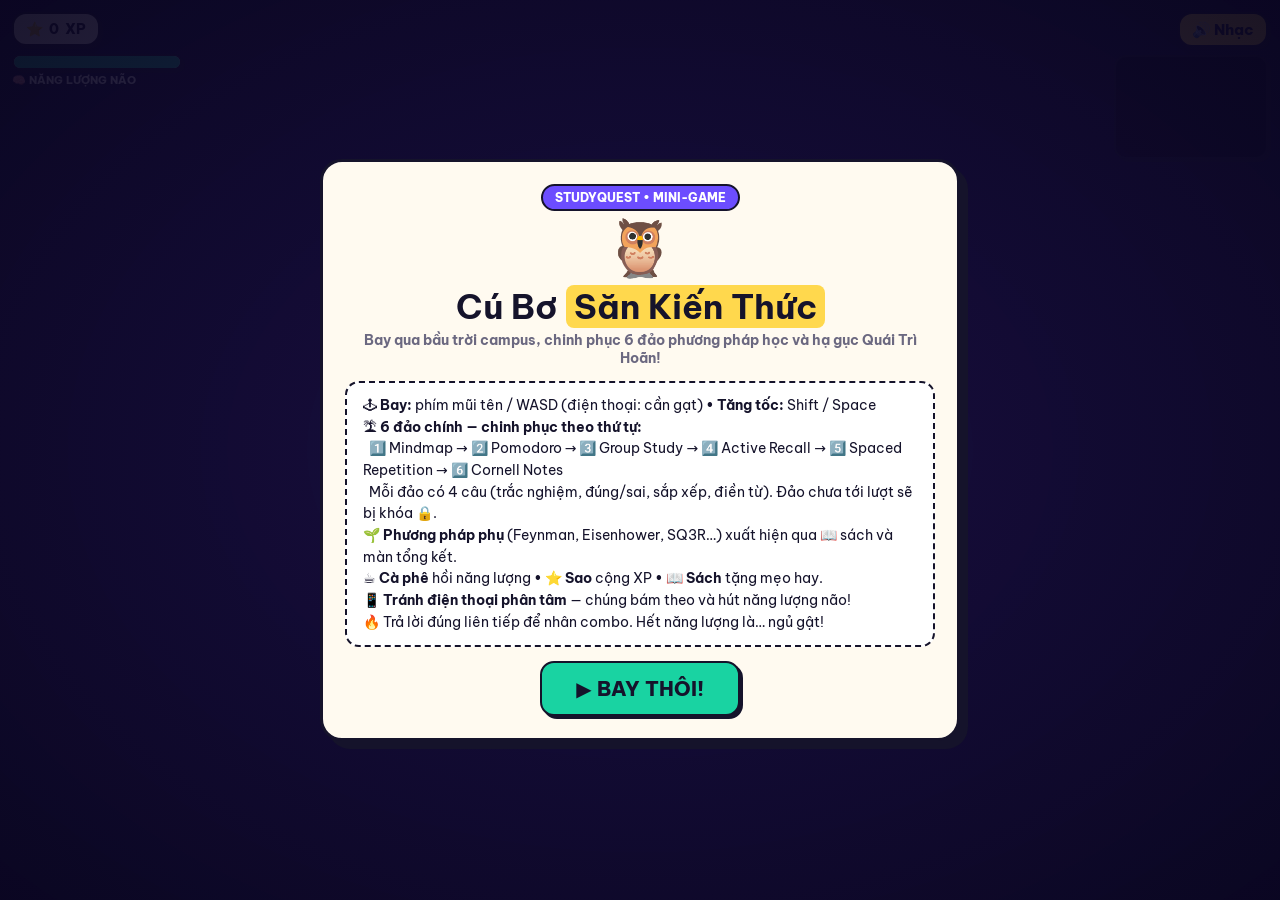
<file: public/games/cu-bo-san-kien-thuc.html>
<!DOCTYPE html>
<html lang="vi">
<head>
<meta charset="UTF-8">
<meta name="viewport" content="width=device-width,initial-scale=1,maximum-scale=1,user-scalable=no">
<title>StudyQuest • Cú Bơ Săn Kiến Thức</title>
<link href="https://fonts.googleapis.com/css2?family=Be+Vietnam+Pro:wght@500;700;800&display=swap" rel="stylesheet">
<style>
:root{--ink:#15132b;--vio:#6c4dff;--lem:#ffd84d;--cor:#ff6b6b;--mnt:#19d3a2;--sky:#4db8ff;--cream:#fffaf0}
*{box-sizing:border-box}
body{margin:0;overflow:hidden;background:#150d3a;font-family:'Be Vietnam Pro',system-ui,sans-serif;color:var(--ink);user-select:none;touch-action:none}
canvas{display:block}
.hud{position:fixed;inset:0;pointer-events:none;padding:12px}
.chip{background:var(--cream);border:2.5px solid var(--ink);border-radius:14px;box-shadow:3px 3px 0 var(--ink);padding:6px 12px;font-weight:800;font-size:14px;display:inline-flex;gap:6px;align-items:center}
.row{display:flex;justify-content:space-between;align-items:flex-start;gap:10px}
.bar{width:170px;height:16px;border:2.5px solid var(--ink);border-radius:10px;background:#fff;overflow:hidden;margin-top:8px;box-shadow:3px 3px 0 var(--ink)}
.bar i{display:block;height:100%;width:100%;background:var(--mnt);transition:width .2s,background .3s}
.bar.low{animation:pl .5s infinite alternate}@keyframes pl{to{transform:scale(1.05)}}
#tw{margin-top:8px;display:flex;gap:5px}
#tw b{width:30px;height:30px;border:2.5px solid var(--ink);border-radius:9px;background:#ffffff55;display:grid;place-items:center;font-size:15px;filter:grayscale(1);opacity:.55}
#tw b.on{filter:none;opacity:1;background:var(--lem);box-shadow:2px 2px 0 var(--ink)}
#combo{margin-top:8px;display:none;background:var(--cor);color:#fff}
#mm{border:2.5px solid var(--ink);border-radius:12px;background:#0008;box-shadow:3px 3px 0 var(--ink);display:block;margin-top:8px;margin-left:auto}
.btn{pointer-events:auto;cursor:pointer;border:2.5px solid var(--ink);background:var(--lem);border-radius:14px;box-shadow:3px 3px 0 var(--ink);font:800 15px 'Be Vietnam Pro',system-ui;padding:9px 16px;color:var(--ink);transition:.1s}
.btn:active{transform:translate(3px,3px);box-shadow:0 0 0 var(--ink)}
#joy{position:fixed;left:22px;bottom:26px;width:130px;height:130px;border-radius:50%;background:#ffffff22;border:3px solid #fff8;pointer-events:auto;display:none}
#joy i{position:absolute;left:35px;top:35px;width:60px;height:60px;border-radius:50%;background:var(--lem);border:3px solid var(--ink)}
#bst{position:fixed;right:24px;bottom:34px;width:86px;height:86px;border-radius:50%;background:var(--cor);border:3px solid var(--ink);box-shadow:4px 4px 0 var(--ink);font:800 13px 'Be Vietnam Pro';color:#fff;display:none;place-items:center;pointer-events:auto}
@media (pointer:coarse), (hover:none), (max-width: 900px){#joy{display:block!important}#bst{display:grid!important}}
.ov{position:fixed;inset:0;background:radial-gradient(#1b1145cc,#0a0620ee);display:none;place-items:center;z-index:9;padding:12px;overflow:auto}
.ov.on{display:grid}
.card{width:100%;max-width:640px;background:var(--cream);border:3.5px solid var(--ink);border-radius:22px;box-shadow:8px 8px 0 var(--ink);padding:22px;text-align:center;animation:pop .35s cubic-bezier(.2,1.5,.4,1)}
@keyframes pop{from{transform:scale(.8) rotate(-2deg);opacity:0}}
h1{margin:6px 0;font-size:34px;line-height:1.1}h1 span{background:var(--lem);padding:0 8px;border-radius:8px}
.tag{display:inline-block;background:var(--vio);color:#fff;font-weight:800;font-size:12px;padding:4px 12px;border-radius:20px;border:2px solid var(--ink)}
.how{text-align:left;font-size:14px;line-height:1.55;background:#fff;border:2.5px dashed var(--ink);border-radius:14px;padding:12px 16px;margin:14px 0}
.q{font-size:20px;font-weight:800;margin:12px 0 16px;line-height:1.35;min-height:54px}
.ans{display:grid;grid-template-columns:1fr 1fr;gap:10px}
.ans .btn{background:#fff;text-align:left;font-size:15px;padding:12px}
.ans .btn:hover{background:var(--sky)}
.ans .ok{background:var(--mnt)!important}.ans .no{background:var(--cor)!important;color:#fff}
.dots{display:flex;gap:6px;justify-content:center}.dots i{width:26px;height:9px;border-radius:6px;border:2px solid var(--ink);background:#fff}.dots i.d{background:var(--mnt)}.dots i.c{background:var(--lem)}
.fb{margin-top:14px;text-align:left;background:var(--lem);border:2.5px solid var(--ink);border-radius:14px;padding:10px 14px;font-size:14px;line-height:1.5;animation:pop .3s}
.fb.bad{background:#ffd0d0}
input.t{grid-column:1/-1;font:800 22px 'Be Vietnam Pro';text-align:center;padding:12px;border:3px solid var(--ink);border-radius:14px;outline:none;width:100%}
.hp{height:18px;border:3px solid var(--ink);border-radius:10px;background:#fff;overflow:hidden;margin:8px 0}.hp i{display:block;height:100%;background:var(--cor);transition:width .5s}
.big{font-size:56px;animation:fl 2.4s infinite ease-in-out}@keyframes fl{50%{transform:translateY(-8px) rotate(4deg)}}
.stats{display:flex;gap:8px;justify-content:center;flex-wrap:wrap;margin:12px 0}
.notes{text-align:left;font-size:13px;max-height:150px;overflow:auto;background:#fff;border:2.5px solid var(--ink);border-radius:12px;padding:8px 12px}
#toast{position:fixed;left:50%;top:70px;transform:translateX(-50%) translateY(-20px);opacity:0;background:var(--cream);border:2.5px solid var(--ink);border-radius:14px;box-shadow:4px 4px 0 var(--ink);padding:10px 16px;font-weight:700;font-size:14px;max-width:88vw;transition:.35s;z-index:8;text-align:center;pointer-events:none}
#toast.on{opacity:1;transform:translateX(-50%)}
#warn{position:fixed;left:0;right:0;top:34%;text-align:center;font:800 clamp(26px,6vw,52px) 'Be Vietnam Pro';color:#fff;background:var(--cor);border-block:4px solid var(--ink);padding:14px;display:none;z-index:8;animation:pl .25s infinite alternate}
@media(max-width:560px){.ans{grid-template-columns:1fr}h1{font-size:27px}.bar{width:120px}}
</style>
</head>
<body>
<canvas id="c"></canvas>
<div class="hud">
 <div class="row">
  <div>
   <div class="chip">⭐ <span id="xp">0</span> XP</div>
   <div class="bar" id="eb"><i id="en"></i></div>
   <div style="font-size:11px;font-weight:800;color:#fff;margin-top:3px">🧠 NĂNG LƯỢNG NÃO</div>
   <div id="tw"></div>
   <div class="chip" id="combo">🔥 COMBO x<span id="cb">0</span></div>
  </div>
  <div>
   <div style="text-align:right"><button class="btn" id="snd" style="padding:6px 12px">🔊 Nhạc</button></div>
   <canvas id="mm" width="150" height="100"></canvas>
  </div>
 </div>
</div>
<div id="joy"><i></i></div><div id="bst">TĂNG TỐC</div>
<div id="toast"></div><div id="warn">⚠ QUÁI TRÌ HOÃN XUẤT HIỆN! ⚠</div>

<div class="ov on" id="menu"><div class="card">
 <span class="tag">STUDYQUEST • MINI-GAME</span>
 <div class="big">🦉</div>
 <h1>Cú Bơ <span>Săn Kiến Thức</span></h1>
 <div style="font-weight:700;color:#6b6880;font-size:14px">Bay qua bầu trời campus, chinh phục 6 đảo phương pháp học và hạ gục Quái Trì Hoãn!</div>
 <div class="how">
  🕹 <b>Bay:</b> phím mũi tên / WASD (điện thoại: cần gạt) • <b>Tăng tốc:</b> Shift / Space<br>
  🏝 <b>6 đảo chính — chinh phục theo thứ tự:</b><br>&nbsp;&nbsp;1️⃣ Mindmap → 2️⃣ Pomodoro → 3️⃣ Group Study → 4️⃣ Active Recall → 5️⃣ Spaced Repetition → 6️⃣ Cornell Notes<br>&nbsp;&nbsp;Mỗi đảo có 4 câu (trắc nghiệm, đúng/sai, sắp xếp, điền từ). Đảo chưa tới lượt sẽ bị khóa 🔒.<br>🌱 <b>Phương pháp phụ</b> (Feynman, Eisenhower, SQ3R…) xuất hiện qua 📖 sách và màn tổng kết.<br>
  ☕ <b>Cà phê</b> hồi năng lượng • ⭐ <b>Sao</b> cộng XP • 📖 <b>Sách</b> tặng mẹo hay.<br>
  📱 <b>Tránh điện thoại phân tâm</b> — chúng bám theo và hút năng lượng não!<br>
  🔥 Trả lời đúng liên tiếp để nhân combo. Hết năng lượng là… ngủ gật!
 </div>
 <div id="hs" style="font-weight:800;margin-bottom:10px"></div>
 <button class="btn" style="font-size:20px;padding:13px 34px;background:var(--mnt)" id="go">▶ BAY THÔI!</button>
</div></div>

<div class="ov" id="quiz"><div class="card" id="qc"></div></div>
<div class="ov" id="end"><div class="card" id="ec"></div></div>

<script>
const $=s=>document.querySelector(s),R=Math.random,pick=a=>a[(R()*a.length)|0];
const shuf=a=>{a=[...a];for(let i=a.length-1;i>0;i--){const j=(R()*(i+1))|0;[a[i],a[j]]=[a[j],a[i]]}return a};
const norm=s=>String(s).toLowerCase().normalize('NFD').replace(/[\u0300-\u036f]/g,'').replace(/đ/g,'d').replace(/[^a-z0-9 ]/g,'').trim();
const lev=(a,b)=>{const m=[...Array(a.length+1)].map((_,i)=>[i,...Array(b.length).fill(0)]);for(let j=0;j<=b.length;j++)m[0][j]=j;for(let i=1;i<=a.length;i++)for(let j=1;j<=b.length;j++)m[i][j]=Math.min(m[i-1][j]+1,m[i][j-1]+1,m[i-1][j-1]+(a[i-1]==b[j-1]?0:1));return m[a.length][b.length]};

/* ===== NỘI DUNG: PHƯƠNG PHÁP HỌC TẬP ĐẠI HỌC ===== */
const MC=(q,a,e)=>({t:'mc',q,a,e}),TF=(q,a,e)=>({t:'tf',q,a,e}),OD=(q,a,e)=>({t:'od',q,a,e}),TY=(q,a,e)=>({t:'ty',q,a,e});
const TOWERS=[
{n:'Mindmap',ic:'🗺️',col:'#19d3a2',q:[
 MC('Sơ đồ tư duy (Mindmap) được vẽ bắt đầu từ đâu?',['Chủ đề trung tâm ở giữa, rồi tỏa ra các nhánh','Góc trên bên trái, viết từng dòng','Phần kết luận ở cuối','Bất kỳ đâu, không cần chủ đề'],'Chủ đề ở giữa → nhánh chính → nhánh phụ. Rất hợp với môn nhiều nhánh kiến thức như Lịch sử, Luật, Sinh học.'),
 TF('Mindmap tốt nhất là chép nguyên văn câu chữ của giáo trình vào từng nhánh.',false,'Mỗi nhánh chỉ nên là từ khóa ngắn (1–2 từ). Chép nguyên câu làm mất tác dụng “tóm gọn”.'),
 OD('Sắp xếp các bước vẽ Mindmap:',['Viết chủ đề ở giữa trang','Vẽ các nhánh chính','Thêm nhánh phụ bằng từ khóa','Dùng màu và hình để liên kết, dễ nhớ'],'Màu sắc và hình vẽ giúp não gắn kết thông tin tốt hơn.'),
 TY('Nhà tâm lý học người Anh nào đã phổ biến Mind Map? (họ)',['buzan'],'Tony Buzan là người có công phổ biến Mind Map trên toàn thế giới.')]},
{n:'Pomodoro',ic:'🍅',col:'#ff6b6b',q:[
 MC('Một chu kỳ Pomodoro cơ bản gồm?',['25 phút tập trung + 5 phút nghỉ','60 phút học + 10 phút nghỉ','10 phút học + 2 phút nghỉ','45 phút học + 15 phút nghỉ'],'Sau 4 chu kỳ, bạn nghỉ dài hơn (khoảng 15–30 phút).'),
 TF('Giờ nghỉ 5 phút là lúc lý tưởng để lướt mạng xã hội thật lâu.',false,'Mạng xã hội rất dễ kéo dài giờ nghỉ. Hãy đứng dậy, uống nước, vươn vai!'),
 OD('Sắp xếp các bước Pomodoro:',['Chọn 1 nhiệm vụ','Đặt hẹn giờ 25 phút','Tập trung đến khi chuông reo','Nghỉ 5 phút'],'Một nhiệm vụ – một phiên – không bị gián đoạn.'),
 TY('“Pomodoro” trong tiếng Ý nghĩa là gì? (2 từ)',['cà chua'],'Tác giả Francesco Cirillo dùng chiếc đồng hồ bấm giờ hình quả cà chua.')]},
{n:'Group Study',ic:'👥',col:'#4db8ff',q:[
 MC('Học nhóm hiệu quả nhất khi nào?',['Mỗi người chuẩn bị trước và thay phiên giảng lại cho nhau','Cả nhóm ngồi chép bài của một người','Chủ yếu trò chuyện cho vui','Một người làm hết, mọi người xem'],'Giảng lại cho bạn là cách học rất mạnh vì buộc bạn phải hiểu thật sự.'),
 TF('Nhóm học lý tưởng thường chỉ khoảng 3–5 người.',true,'Nhóm quá đông dễ lạc đề và có người “ăn bám”; nhóm 3–5 người dễ phân công và trao đổi.'),
 OD('Sắp xếp quy trình một buổi học nhóm:',['Đặt mục tiêu và phân chủ đề','Mỗi người tự chuẩn bị phần của mình','Thay phiên giảng và hỏi chéo','Tổng kết và phân công bước tiếp theo'],'Kết thúc bằng việc chốt “ai làm gì, khi nào” để buổi sau không bị trôi.'),
 MC('Có thành viên không đóng góp, nhóm nên làm gì trước tiên?',['Phân công rõ phần việc, đặt hạn chót và theo dõi trên bảng chung','Im lặng gánh hết','Loại ngay không báo trước','Đổi nhóm giữa chừng'],'Công cụ như Google Docs hoặc Trello giúp ai cũng nhìn thấy tiến độ.')]},
{n:'Active Recall',ic:'🧠',col:'#6c4dff',q:[
 MC('Đâu là ví dụ của Active Recall (tự kiểm tra)?',['Gập sách lại và tự viết ra những gì nhớ được','Đọc lại ghi chú 3 lần liên tiếp','Tô màu highlight toàn bộ trang','Chép lại nguyên văn giáo trình'],'Cố gắng nhớ lại buộc não “truy xuất” — nhờ vậy ký ức chắc hơn.'),
 TF('Đọc đi đọc lại nhiều lần là cách ôn tập hiệu quả nhất.',false,'Đọc lại tạo cảm giác “quen mắt” chứ chưa chắc nhớ. Tự kiểm tra hiệu quả hơn.'),
 MC('Khi tự kiểm tra mà bị quên, bạn nên làm gì?',['Mở tài liệu, ghi lại phần quên và thử lại sau','Bỏ qua cho nhanh','Đọc lướt lại cả chương','Cho rằng mình học dở'],'Chỗ quên chính là nơi cần ôn nhất — hãy ghi vào “sổ lỗi sai”.'),
 TY('Điền từ: Tự kiểm tra trong tiếng Anh gọi là Active ____',['recall'],'Active Recall = chủ động nhớ lại thông tin.')]},
{n:'Spaced Repetition',ic:'📅',col:'#ff9f43',q:[
 MC('Spaced Repetition (lặp lại ngắt quãng) nghĩa là?',['Ôn nhiều lần, giãn cách dần theo thời gian','Ôn một lần thật dài','Ôn liên tục không nghỉ','Chỉ ôn trước ngày thi'],'Khoảng cách tăng dần giúp ký ức bền hơn.'),
 OD('Sắp xếp mốc ôn tập gợi ý từ sớm đến muộn:',['Sau 1 ngày','Sau 3 ngày','Sau 7 ngày','Sau 14 ngày'],'Mốc 1–3–7–14–30 ngày là gợi ý phổ biến; hãy điều chỉnh theo độ khó.'),
 TF('Học dồn một đêm trước thi giúp nhớ lâu như ôn rải đều nhiều ngày.',false,'Học dồn có thể đủ qua thi nhưng quên rất nhanh sau đó.'),
 TY('Họ của nhà tâm lý học người Đức nghiên cứu “đường cong quên lãng”?',['ebbinghaus'],'Hermann Ebbinghaus mô tả việc ta quên nhanh nếu không ôn lại.')]},
{n:'Cornell Notes',ic:'📝',col:'#ffd84d',q:[
 MC('Trang ghi chú Cornell chia thành mấy phần chính?',['3 phần','2 phần','5 phần','1 phần'],'Cột gợi ý (câu hỏi/từ khóa), vùng ghi chú và phần tóm tắt cuối trang.'),
 MC('Cột gợi ý của Cornell dùng để làm gì?',['Viết câu hỏi/từ khóa để tự kiểm tra sau buổi học','Vẽ trang trí','Chép lại tiêu đề','Để trống'],'Che phần ghi chú đi và tự trả lời các câu hỏi trong cột.'),
 TF('Phương pháp Cornell do giáo sư Walter Pauk phát triển tại Đại học Cornell.',true,'Đây là một trong những cách ghi chép nổi tiếng nhất cho sinh viên.'),
 TY('Phần cuối trang Cornell dùng để viết ____ (1–2 từ)',['tóm tắt','tom tat'],'Viết 1–2 câu tóm tắt bằng lời của chính bạn.')]}
];
const EXTRA=[['Feynman','giải thích khái niệm bằng lời đơn giản như đang dạy người mới.'],['Ma trận Eisenhower','chia việc theo mức quan trọng/khẩn cấp để biết làm gì trước.'],['SQ3R','Survey–Question–Read–Recite–Review giúp đọc giáo trình dày.'],['Học xen kẽ','trộn nhiều dạng bài thay vì làm mãi một dạng.'],['Cung điện trí nhớ','gắn thông tin vào các vị trí quen thuộc để nhớ danh sách.'],['Sổ lỗi sai','ghi lại câu sai cùng nguyên nhân và ôn lại định kỳ.']];
const BOSS=[
 MC('GPA là viết tắt của?',['Grade Point Average','General Practice Area','Great Paper Award','Grade Per Assignment'],'Điểm trung bình tích lũy, tính theo điểm hệ 4 và số tín chỉ.'),
 TF('Ngủ đủ giấc giúp củng cố trí nhớ sau khi học.',true,'Người trưởng thành thường cần khoảng 7–9 giờ ngủ mỗi đêm.'),
 OD('Sắp xếp quy trình ôn thi gợi ý:',['Lập kế hoạch từ đề cương','Tự kiểm tra bằng đề cũ','Ghi sổ lỗi sai','Ôn lại phần yếu'],'Vòng lặp: kiểm tra → phát hiện lỗi → vá lỗi.'),
 MC('Chưa muốn bắt đầu học, cách chống trì hoãn hiệu quả là?',['Cam kết chỉ làm 5 phút đầu','Chờ có hứng','Lướt điện thoại 1 chút','Dời sang mai'],'Bắt đầu là bước khó nhất; thường khi đã làm bạn sẽ muốn làm tiếp.'),
 MC('“Ảo tưởng thông thạo” nghĩa là?',['Thấy tài liệu quen nên tưởng mình đã nhớ','Học giỏi thật sự','Nhớ nhưng nghĩ mình quên','Không cần ôn'],'Hãy kiểm chứng bằng cách tự trả lời không nhìn tài liệu.'),
 TY('Sơ đồ tư duy trong tiếng Anh gọi là Mind ____',['map'],'Mind Map: chủ đề ở giữa, tỏa nhánh từ khóa.'),
 MC('Phương pháp nào hợp nhất để hệ thống hóa một chương có nhiều nhánh kiến thức?',['Mindmap','Học dồn một đêm','Đọc lướt','Chép lại giáo trình'],'Mindmap giúp nhìn thấy toàn cảnh và mối liên hệ giữa các ý.'),
 TF('Để điện thoại khuất tầm mắt khi học giúp bạn dễ tập trung hơn.',true,'Giảm cám dỗ môi trường dễ hơn là cố gắng “gồng ý chí”.')];
const TIPS=['Ngủ đủ 7–9 giờ giúp não củng cố những gì bạn vừa học.','Đứng dậy vận động 5 phút giữa các phiên học giúp đầu óc tỉnh táo.','Học xen kẽ nhiều dạng bài giúp bạn nhớ và phân biệt tốt hơn.','Thử nhớ lại trước khi mở sách — dù sai — vẫn giúp bạn nhớ tốt hơn.','Mục tiêu nhỏ, cụ thể (“làm 5 bài”) dễ bắt đầu hơn “học Toán”.','Ghi chép bằng lời của mình tốt hơn chép nguyên văn.','Nghỉ ngơi không phải lười: não cần thời gian để củng cố.','Hỏi giảng viên trong giờ tư vấn — đại học rất khuyến khích!','Lập kế hoạch ôn thi ngược từ ngày thi.','Uống đủ nước giúp bạn tỉnh táo hơn.'];

/* ===== ÂM THANH: NHẠC LOFI + SFX TỔNG HỢP BẰNG CODE ===== */
const A={c:null,on:true,boss:false,step:0,t:0,
 init(){if(this.c){this.c.resume();return}const c=this.c=new(window.AudioContext||window.webkitAudioContext)();
  this.m=c.createGain();this.m.gain.value=.55;this.s=c.createGain();this.s.gain.value=.8;this.m.connect(c.destination);this.s.connect(c.destination);
  const d=c.createDelay(1);d.delayTime.value=.42;const f=c.createGain();f.gain.value=.35;const dl=c.createGain();dl.gain.value=.4;d.connect(f);f.connect(d);d.connect(dl);dl.connect(this.m);this.d=d;
  const b=c.createBuffer(1,c.sampleRate,c.sampleRate),x=b.getChannelData(0);for(let i=0;i<x.length;i++)x[i]=R()*2-1;this.nb=b;
  this.t=c.currentTime+.1;setInterval(()=>this.sched(),90)},
 f:n=>440*Math.pow(2,(n-69)/12),
 o(fr,t,d,type='sine',v=.15,out,sl){const c=this.c,o=c.createOscillator(),g=c.createGain();o.type=type;o.frequency.setValueAtTime(fr,t);if(sl)o.frequency.exponentialRampToValueAtTime(sl,t+d);g.gain.setValueAtTime(0,t);g.gain.linearRampToValueAtTime(v,t+.012);g.gain.exponentialRampToValueAtTime(.0008,t+d);o.connect(g);g.connect(out||this.s);o.start(t);o.stop(t+d+.05)},
 n(t,d,type,fr,v=.1,out,q=1){const c=this.c,s=c.createBufferSource(),fl=c.createBiquadFilter(),g=c.createGain();s.buffer=this.nb;s.loop=true;fl.type=type;fl.frequency.value=fr;fl.Q.value=q;g.gain.setValueAtTime(v,t);g.gain.exponentialRampToValueAtTime(.0008,t+d);s.connect(fl);fl.connect(g);g.connect(out||this.s);s.start(t);s.stop(t+d+.05)},
 sched(){if(!this.c||!this.on)return;const bpm=this.boss?104:76,sp=60/bpm/4;
  const CH=this.boss?[[50,53,57,60],[46,50,53,57],[43,46,50,53],[45,49,52,55]]:[[53,57,60,64],[52,55,59,62],[50,53,57,60],[55,59,62,65]];
  while(this.t<this.c.currentTime+.3){const s=this.step%64,bar=(s/16)|0,k=s%16,ch=CH[bar],t=this.t+((k%2)?sp*.28:0),M=this.m;
   if(k==0||k==6||k==10){ch.forEach((n,i)=>this.o(this.f(n+12),t+i*.012,1.1,'triangle',.05,M));}
   if(k==0||k==8)this.o(this.f(ch[0]-12),t,.5,this.boss?'sawtooth':'sine',this.boss?.09:.2,M);
   if(k==0||k==10||(this.boss&&k==6))this.o(120,t,.16,'sine',.5,M,45);
   if(k==4||k==12)this.n(t,.14,'bandpass',1800,.16,M,.8);
   if(k%2==0||this.boss)this.n(t,.04,'highpass',7000,k%4==0?.07:.035,M);
   const sc=[72,74,77,79,81,84];if(R()<(this.boss?.5:.22)&&k%2==0)this.o(this.f(pick(sc)+(this.boss?-12:0)),t,.7,'sine',.07,this.d);
   if(R()<.1)this.n(t,.012,'highpass',3000,.05,M);
   this.t+=sp;this.step++}},
 sfx(n){if(!this.c||!this.on&&n=='flap')return;const c=this.c,t=c.currentTime;
  ({ok(){[659,830,988,1318].forEach((f,i)=>A.o(f,t+i*.07,.3,'triangle',.18))},
   no(){A.o(190,t,.4,'sawtooth',.2,null,60);A.n(t,.2,'lowpass',500,.2)},
   pick(){A.o(988,t,.15,'square',.07);A.o(1480,t+.08,.2,'square',.07)},
   flap(){A.n(t,.08,'lowpass',500,.035)},
   hit(){A.n(t,.35,'lowpass',900,.4);A.o(110,t,.3,'sine',.4,null,40)},
   enter(){A.o(220,t,.5,'sawtooth',.1,null,1200);A.n(t,.5,'bandpass',1000,.12)},
   alarm(){for(let i=0;i<4;i++)A.o(i%2?420:720,t+i*.35,.33,'square',.12)},
   win(){[523,659,784,1047,784,1047,1319].forEach((f,i)=>A.o(f,t+i*.13,.5,'triangle',.2))},
   lose(){[392,349,311,262,196].forEach((f,i)=>A.o(f,t+i*.2,.5,'sawtooth',.1))},
   heart(){A.o(70,t,.15,'sine',.5,null,40);A.o(70,t+.18,.15,'sine',.35,null,40)},
   click(){A.o(700,t,.06,'square',.06)},
   hurt(){A.o(300,t,.25,'sawtooth',.2,null,90)},
   boom(){A.n(t,.6,'lowpass',700,.5);A.o(90,t,.5,'sine',.6,null,30)}})[n]()}};

/* ===== GAME ===== */
const W=3600,H=2400,cv=$('#c'),g=cv.getContext('2d'),mm=$('#mm'),mg=mm.getContext('2d');let cw,ch;
const rs=()=>{cw=cv.width=innerWidth;ch=cv.height=innerHeight};addEventListener('resize',rs);rs();
const P0=[[620,1650],[1050,620],[1800,1750],[2500,560],[3000,1450],[3050,2000]];
let S,cam={x:0,y:0},keys={},joy={x:0,y:0},shake=0,tt=0;
const stars=[...Array(170)].map(()=>({x:R(),y:R(),p:.1+R()*.5,s:.5+R()*1.8,o:R()*6}));
const clouds=[...Array(9)].map(()=>({x:R()*3000,y:R()*ch,w:140+R()*220,p:.25+R()*.3}));
function newGame(){
 S={mode:'play',x:W/2-1100,y:H/2,vx:0,vy:0,face:1,en:100,xp:0,combo:0,best:0,right:0,total:0,done:[],boss:false,wrong:[],t0:Date.now(),
  is:TOWERS.map((t,i)=>({...t,i,x:P0[i][0],y:P0[i][1],r:92,done:false})),
  pk:[...Array(46)].map((_,i)=>({x:200+R()*(W-400),y:200+R()*(H-500),k:i%7==0?'book':i%3==0?'cup':'star',a:1})),
  dr:[...Array(10)].map(()=>({x:300+R()*(W-600),y:200+R()*(H-700),vx:0,vy:0,ph:R()*6})),pt:[],bs:{x:W/2,y:H/2-60,r:150},hbt:0,lt:-999};
 $('#tw').innerHTML=TOWERS.map(t=>'<b title="'+t.n+'">'+t.ic+'</b>').join('');$('#combo').style.display='none';hud();A.boss=false;
}
function hud(){$('#xp').textContent=S.xp;const e=$('#en');e.style.width=Math.max(0,S.en)+'%';e.style.background=S.en<25?'#ff6b6b':S.en<55?'#ffd84d':'#19d3a2';$('#eb').classList.toggle('low',S.en<25);
 [...$('#tw').children].forEach((b,i)=>b.classList.toggle('on',S.is[i].done));$('#combo').style.display=S.combo>1?'inline-flex':'none';$('#cb').textContent=S.combo}
function toast(t,ms=2800){const e=$('#toast');e.textContent=t;e.classList.add('on');clearTimeout(toast.h);toast.h=setTimeout(()=>e.classList.remove('on'),ms)}
function burst(x,y,n,c,sp=6){for(let i=0;i<n;i++){const a=R()*6.28,v=1+R()*sp;S.pt.push({x,y,vx:Math.cos(a)*v,vy:Math.sin(a)*v,l:1,c,s:2+R()*4})}}

addEventListener('keydown',e=>{keys[e.code]=1;if(e.code=='Space')e.preventDefault()});addEventListener('keyup',e=>keys[e.code]=0);
const jz=$('#joy'),jk=jz.firstElementChild;
const jm=e=>{const r=jz.getBoundingClientRect(),t=e.touches[0],dx=t.clientX-r.left-65,dy=t.clientY-r.top-65,d=Math.min(1,Math.hypot(dx,dy)/55),a=Math.atan2(dy,dx);joy.x=Math.cos(a)*d;joy.y=Math.sin(a)*d;jk.style.transform=`translate(${joy.x*40}px,${joy.y*40}px)`;e.preventDefault()};
jz.addEventListener('touchstart',jm);jz.addEventListener('touchmove',jm);jz.addEventListener('touchend',()=>{joy.x=joy.y=0;jk.style.transform=''});
$('#bst').addEventListener('touchstart',e=>{keys.Space=1;e.preventDefault()});$('#bst').addEventListener('touchend',()=>keys.Space=0);
$('#snd').onclick=()=>{A.on=!A.on;A.m&&(A.m.gain.value=A.on?.55:0);$('#snd').textContent=A.on?'🔊 Nhạc':'🔇 Tắt'};

function update(){tt++;if(S.mode!='play')return;
 let ix=(keys.ArrowRight||keys.KeyD?1:0)-(keys.ArrowLeft||keys.KeyA?1:0)+joy.x,iy=(keys.ArrowDown||keys.KeyS?1:0)-(keys.ArrowUp||keys.KeyW?1:0)+joy.y;
 const m=Math.hypot(ix,iy);if(m>1){ix/=m;iy/=m}const bo=(keys.Space||keys.ShiftLeft||keys.ShiftRight)&&S.en>5&&m>0,sp=bo?9.5:5.4;
 S.vx+=(ix*sp-S.vx)*.12;S.vy+=(iy*sp-S.vy)*.12;S.x=Math.max(30,Math.min(W-30,S.x+S.vx));S.y=Math.max(40,Math.min(H-120,S.y+S.vy));if(Math.abs(S.vx)>.5)S.face=S.vx>0?1:-1;
 if(m>0&&tt%16==0)A.sfx('flap');if(bo){S.en-=.05;if(tt%2==0)S.pt.push({x:S.x-S.face*26,y:S.y+10,vx:-S.vx*.2,vy:R()-.5,l:1,c:'#ffd84d',s:4})}
 S.en-=.0085;if(S.en<25&&tt%70==0)A.sfx('heart');
 cam.x+=(S.x-cw/2-cam.x)*.1;cam.y+=(S.y-ch/2-cam.y)*.1;cam.x=Math.max(0,Math.min(W-cw,cam.x));cam.y=Math.max(0,Math.min(H-ch,cam.y));
 for(const o of S.pk)if(o.a&&Math.hypot(o.x-S.x,o.y-S.y)<48){o.a=0;burst(o.x,o.y,14,o.k=='cup'?'#c68642':'#ffd84d');
  if(o.k=='cup'){S.en=Math.min(100,S.en+22);A.sfx('pick');toast('☕ +22 năng lượng não')}else if(o.k=='star'){S.xp+=5;A.sfx('pick')}else{S.xp+=10;A.sfx('pick');(R()<.5?(x=>toast('📖 Phương pháp phụ — '+x[0]+': '+x[1],5200))(pick(EXTRA)):toast('📖 Mẹo: '+pick(TIPS),4200))}hud()}
 for(const d of S.dr){const dx=S.x-d.x,dy=S.y-d.y,di=Math.hypot(dx,dy);if(di<520){d.vx+=dx/di*.07;d.vy+=dy/di*.07}else{d.vx+=Math.cos(tt/90+d.ph)*.02;d.vy+=Math.sin(tt/70+d.ph)*.02}
  const v=Math.hypot(d.vx,d.vy);if(v>2.6){d.vx*=2.6/v;d.vy*=2.6/v}d.x+=d.vx;d.y+=d.vy;
  if(di<46){S.en-=11;S.combo=0;shake=14;A.sfx('hit');burst(S.x,S.y,18,'#ff6b6b');toast('📱 Điện thoại làm bạn phân tâm! -11 năng lượng');d.x=R()*W;d.y=R()*(H-600);d.vx=d.vy=0;hud()}}
 const nx=S.is.find(i=>!i.done);
 for(const i of S.is){if(i.done)continue;const di=Math.hypot(i.x-S.x,i.y-120-S.y);
  if(i===nx&&di<i.r+40){openQuiz(i);return}
  if(i!==nx&&di<i.r+60&&tt-S.lt>200){S.lt=tt;A.sfx('no');toast('🔒 Hãy chinh phục đảo số '+(nx.i+1)+' ('+nx.n+') trước nhé!')}}
 if(S.boss&&Math.hypot(S.bs.x-S.x,S.bs.y-S.y)<S.bs.r+30){openQuiz(null);return}
 if(S.en<=0)finish(false);
 for(let i=S.pt.length-1;i>=0;i--){const p=S.pt[i];p.x+=p.vx;p.y+=p.vy;p.l-=.035;if(p.l<=0)S.pt.splice(i,1)}}

/* ===== VẼ ===== */
function owl(x,y,s,face,fl){g.save();g.translate(x,y);g.scale(s*face,s);g.lineWidth=3;g.strokeStyle='#15132b';
 const w=Math.sin(fl)*.9;g.fillStyle='#ffc61a';for(const sd of[-1,1]){g.save();g.translate(sd*24,-8);g.rotate(sd*(.5+w));g.beginPath();g.ellipse(sd*14,0,22,10,0,0,6.3);g.fill();g.stroke();g.restore()}
 g.fillStyle='#ffd84d';g.beginPath();g.ellipse(0,0,30,34,0,0,6.3);g.fill();g.stroke();g.fillStyle='#fffaf0';g.beginPath();g.ellipse(0,12,18,20,0,0,6.3);g.fill();
 g.fillStyle='#fff';for(const ex of[-12,12]){g.beginPath();g.arc(ex,-10,11,0,6.3);g.fill();g.stroke()}g.fillStyle='#15132b';g.beginPath();g.arc(-9,-10,4.5,0,6.3);g.arc(15,-10,4.5,0,6.3);g.fill();
 g.fillStyle='#ff6b6b';g.beginPath();g.moveTo(-5,-1);g.lineTo(5,-1);g.lineTo(0,8);g.closePath();g.fill();g.stroke();
 g.fillStyle='#6c4dff';g.beginPath();g.moveTo(-30,-30);g.lineTo(0,-44);g.lineTo(30,-30);g.lineTo(0,-22);g.closePath();g.fill();g.stroke();g.beginPath();g.moveTo(28,-31);g.lineTo(34,-14);g.stroke();g.fillStyle='#ffd84d';g.beginPath();g.arc(34,-12,4,0,6.3);g.fill();g.stroke();g.restore()}
function island(i){const x=i.x-cam.x,y=i.y-cam.y+Math.sin(tt/50+i.i)*8;if(x<-250||x>cw+250||y<-350||y>ch+250)return;const lock=!i.done&&i!==S.nx0;
 g.save();g.translate(x,y);g.lineWidth=3;g.strokeStyle='#15132b';
 g.fillStyle='#7a4e2d';g.beginPath();g.moveTo(-130,0);g.quadraticCurveTo(-90,90,0,150);g.quadraticCurveTo(90,90,130,0);g.closePath();g.fill();g.stroke();
 g.fillStyle=i.done?'#7bdca0':'#3fcf72';g.beginPath();g.ellipse(0,0,135,28,0,0,6.3);g.fill();g.stroke();
 if(!i.done&&!lock){const gl=g.createRadialGradient(0,-110,10,0,-110,150+Math.sin(tt/20)*14);gl.addColorStop(0,i.col+'cc');gl.addColorStop(1,i.col+'00');g.fillStyle=gl;g.fillRect(-170,-280,340,340)}
 g.fillStyle=i.done?'#b9b3d6':lock?'#8a86a3':i.col;g.beginPath();g.rect(-42,-135,84,135);g.fill();g.stroke();g.fillStyle='#15132b';g.beginPath();g.moveTo(-58,-135);g.lineTo(0,-185);g.lineTo(58,-135);g.closePath();g.fill();
 g.fillStyle='#fffaf0';g.beginPath();g.arc(0,-90,28,0,6.3);g.fill();g.stroke();g.font='30px serif';g.textAlign='center';g.textBaseline='middle';g.fillText(i.done?'✅':lock?'🔒':i.ic,0,-88);
 g.font='800 15px "Be Vietnam Pro",sans-serif';g.fillStyle='#fffaf0';g.strokeStyle='#15132b';g.lineWidth=4;g.strokeText(i.n,0,50);g.fillText(i.n,0,50);g.fillStyle=lock?'#bdb8d6':'#ffd84d';g.strokeStyle='#15132b';g.lineWidth=3;g.beginPath();g.arc(0,-208,17,0,6.3);g.fill();g.stroke();g.fillStyle='#15132b';g.font='800 18px "Be Vietnam Pro",sans-serif';g.fillText(i.i+1,0,-207);g.restore()}
function boss(){const b=S.bs,x=b.x-cam.x,y=b.y-cam.y+Math.sin(tt/30)*14;g.save();g.translate(x,y);g.lineWidth=5;g.strokeStyle='#15132b';
 const gl=g.createRadialGradient(0,0,40,0,0,260);gl.addColorStop(0,'#ff6b6baa');gl.addColorStop(1,'#ff6b6b00');g.fillStyle=gl;g.fillRect(-270,-270,540,540);
 g.fillStyle='#5b3fd0';g.beginPath();g.ellipse(0,0,150,130,0,0,6.3);g.fill();g.stroke();for(const s of[-1,1]){g.beginPath();g.moveTo(s*90,-100);g.lineTo(s*130,-170);g.lineTo(s*50,-120);g.closePath();g.fill();g.stroke()}
 g.fillStyle='#fff';for(const s of[-1,1]){g.beginPath();g.arc(s*55,-20,34,0,6.3);g.fill();g.stroke()}g.fillStyle='#15132b';for(const s of[-1,1]){g.beginPath();g.arc(s*55+4,-12,13,0,6.3);g.fill()}
 g.fillStyle='#5b3fd0';for(const s of[-1,1]){g.beginPath();g.rect(s*55-36,-56,72,30);g.fill();g.stroke()}
 g.beginPath();g.moveTo(-70,60);for(let k=0;k<8;k++)g.lineTo(-70+k*20+10,60+(k%2?-16:16));g.lineTo(70,60);g.stroke();
 g.font='800 26px "Be Vietnam Pro"';g.textAlign='center';g.fillStyle='#ffd84d';g.fillText('Zzz… để mai!',0,-160-Math.sin(tt/15)*6);g.restore()}
function draw(){
 S.nx0=S.is.find(j=>!j.done);
 const gr=g.createLinearGradient(0,0,0,ch);gr.addColorStop(0,S.boss?'#2a0a2e':'#150d3a');gr.addColorStop(.55,S.boss?'#6a1b4d':'#3b1f7a');gr.addColorStop(1,'#e0629a');g.fillStyle=gr;g.fillRect(0,0,cw,ch);
 for(const s of stars){const x=((s.x*cw*3-cam.x*s.p)%cw+cw)%cw,y=((s.y*ch*1.5-cam.y*s.p)%ch+ch)%ch;g.globalAlpha=.5+.5*Math.sin(tt/30+s.o);g.fillStyle='#fff';g.fillRect(x,y*.8,s.s,s.s)}g.globalAlpha=1;
 const mx=cw*.8-cam.x*.03,my=90-cam.y*.03;g.fillStyle='#fff6c8';g.shadowColor='#fff6c8';g.shadowBlur=50;g.beginPath();g.arc(mx,my,46,0,6.3);g.fill();g.shadowBlur=0;g.fillStyle='#e9dfa5';g.beginPath();g.arc(mx-12,my+8,9,0,6.3);g.arc(mx+14,my-14,6,0,6.3);g.fill();
 g.fillStyle='#ffffff18';for(const c of clouds){const x=((c.x-cam.x*c.p)%(cw+500)+cw+500)%(cw+500)-250,y=c.y-cam.y*c.p*.4;g.beginPath();g.ellipse(x,y,c.w,c.w*.22,0,0,6.3);g.ellipse(x+c.w*.4,y-8,c.w*.2,0,0,6.3);g.fill()}
 for(let b=0;b<W;b+=64){const bh=90+((b*37)%130),x=b-cam.x,y=H-bh-cam.y;if(x<-70||x>cw)continue;g.fillStyle='#1a1038';g.fillRect(x,y,58,bh+200);g.fillStyle='#ffd84d99';for(let k=0;k<bh/26;k++)for(let j=0;j<3;j++)if((b+k*7+j*3)%5>1)g.fillRect(x+8+j*16,y+10+k*24,8,10)}
 g.fillStyle='#0f0a26';g.fillRect(0,H-cam.y-8,cw,300);
 for(const o of S.pk){if(!o.a)continue;const x=o.x-cam.x,y=o.y-cam.y+Math.sin(tt/25+o.x)*5;if(x<-30||x>cw+30||y<-30||y>ch+30)continue;g.lineWidth=2.5;g.strokeStyle='#15132b';
  if(o.k=='star'){g.fillStyle='#ffd84d';g.beginPath();for(let k=0;k<10;k++){const a=k*.628-1.57,r=k%2?6:15;g.lineTo(x+Math.cos(a)*r,y+Math.sin(a)*r)}g.closePath();g.fill();g.stroke()}
  else if(o.k=='cup'){g.fillStyle='#fffaf0';g.fillRect(x-11,y-8,22,20);g.strokeRect(x-11,y-8,22,20);g.beginPath();g.arc(x+13,y+2,6,-1.5,1.5);g.stroke();g.fillStyle='#8b5a2b';g.fillRect(x-9,y-6,18,5);g.strokeStyle='#fff8';g.beginPath();g.moveTo(x-4,y-12);g.quadraticCurveTo(x,y-18,x-4,y-24);g.stroke()}
  else{g.fillStyle='#4db8ff';g.fillRect(x-13,y-10,26,20);g.strokeRect(x-13,y-10,26,20);g.fillStyle='#fffaf0';g.fillRect(x-9,y-6,18,12);g.fillStyle='#15132b';g.fillRect(x-6,y-3,12,2);g.fillRect(x-6,y+1,8,2)}}
 S.is.forEach(island);if(S.boss)boss();
 for(const d of S.dr){const x=d.x-cam.x+Math.sin(tt/3+d.ph)*1.5,y=d.y-cam.y;if(x<-40||x>cw+40||y<-40||y>ch+40)continue;g.save();g.translate(x,y);g.rotate(Math.sin(tt/10+d.ph)*.2);g.lineWidth=3;g.strokeStyle='#15132b';g.fillStyle='#2b2b3d';g.beginPath();g.roundRect(-15,-24,30,48,6);g.fill();g.stroke();g.fillStyle=tt%30<15?'#4db8ff':'#9be3ff';g.fillRect(-11,-18,22,32);g.fillStyle='#ff6b6b';g.beginPath();g.arc(14,-22,8,0,6.3);g.fill();g.stroke();g.fillStyle='#fff';g.font='800 10px sans-serif';g.textAlign='center';g.fillText('9+',14,-19);g.restore()}
 for(const p of S.pt){g.globalAlpha=Math.max(0,p.l);g.fillStyle=p.c;g.fillRect(p.x-cam.x,p.y-cam.y,p.s,p.s)}g.globalAlpha=1;
 let ox=0,oy=0;if(shake>0){ox=(R()-.5)*shake;oy=(R()-.5)*shake;shake*=.85}
 const sx=S.x-cam.x+ox,sy=S.y-cam.y+oy+Math.sin(tt/12)*4;g.fillStyle='#0004';g.beginPath();g.ellipse(sx,Math.min(ch-20,sy+60+(H-S.y)*.1),22,6,0,0,6.3);g.fill();owl(sx,sy,.85,S.face,tt/3.2*(1+Math.hypot(S.vx,S.vy)/6));
 const tg=S.boss?[S.bs]:[S.is.find(i=>!i.done)].filter(Boolean);let nb=null,nd=1e9;for(const t of tg){const d=Math.hypot(t.x-S.x,t.y-S.y);if(d<nd){nd=d;nb=t}}
 if(nb&&nd>380){const a=Math.atan2(nb.y-S.y,nb.x-S.x);g.save();g.translate(sx+Math.cos(a)*85,sy+Math.sin(a)*85);g.rotate(a);g.fillStyle=nb.col||'#ff6b6b';g.strokeStyle='#15132b';g.lineWidth=3;g.beginPath();g.moveTo(14,0);g.lineTo(-8,-11);g.lineTo(-4,0);g.lineTo(-8,11);g.closePath();g.fill();g.stroke();g.restore()}
 mg.clearRect(0,0,150,100);const k=150/W;mg.fillStyle='#0009';mg.fillRect(0,0,150,100);for(const i of S.is){mg.fillStyle=(i.done||i!==S.nx0)?'#8888':i.col;mg.beginPath();mg.arc(i.x*k,i.y*k,i===S.nx0?6.5:4,0,6.3);mg.fill()}
 if(S.boss){mg.fillStyle='#ff6b6b';mg.beginPath();mg.arc(S.bs.x*k,S.bs.y*k,7,0,6.3);mg.fill()}mg.fillStyle='#ff4040';for(const d of S.dr)mg.fillRect(d.x*k-1,d.y*k-1,3,3);mg.fillStyle='#fff';mg.fillRect(S.x*k-3,S.y*k-3,6,6)}
(function loop(){if(S){update();draw()}requestAnimationFrame(loop)})();

/* ===== QUIZ ===== */
let Q=null;
function openQuiz(is){S.mode='quiz';A.sfx('enter');const boss=!is;
 Q={is,boss,list:boss?shuf(BOSS).slice(0,6).map(x=>({...x})):shuf(is.q).map(x=>({...x})),i:0,ok:0,hp:6,lock:false};if(boss)A.boss=true;
 $('#quiz').classList.add('on');nextQ()}
function nextQ(){const q=Q.list[Q.i],b=Q.boss,col=b?'#ff6b6b':Q.is.col;
 const head=b?`<div class="big" style="font-size:48px">👾</div><div style="font-weight:800">QUÁI TRÌ HOÃN</div><div class="hp"><i style="width:${Q.hp/6*100}%"></i></div>`:
  `<div style="font-size:44px">${Q.is.ic}</div><div style="font-weight:800;color:${col}">${Q.is.n.toUpperCase()}</div>`;
 const dots='<div class="dots">'+Q.list.map((_,j)=>`<i class="${j<Q.i?'d':j==Q.i?'c':''}"></i>`).join('')+'</div>';
 let body='';
 if(q.t=='mc'){q.sh=shuf(q.a);body='<div class="ans">'+q.sh.map((a,j)=>`<button class="btn" data-j="${j}">${a}</button>`).join('')+'</div>'}
 if(q.t=='tf')body='<div class="ans"><button class="btn" data-j="1" style="text-align:center">✅ ĐÚNG</button><button class="btn" data-j="0" style="text-align:center">❌ SAI</button></div>';
 if(q.t=='od'){q.sh=shuf(q.a);q.pk=[];body='<div id="seq" style="font-weight:700;min-height:26px;margin-bottom:8px;font-size:13px;color:#6c4dff"></div><div class="ans">'+q.sh.map((a,j)=>`<button class="btn" data-j="${j}">${a}</button>`).join('')+'</div><button class="btn" id="rst" style="margin-top:10px;background:#fff;font-size:13px">↺ Chọn lại</button>'}
 if(q.t=='ty')body='<div class="ans"><input class="t" id="ti" placeholder="Gõ đáp án…" autocomplete="off"><button class="btn" id="sb" style="grid-column:1/-1;background:var(--mnt);text-align:center">GỬI ĐÁP ÁN</button></div>';
 $('#qc').innerHTML=head+dots+`<div class="q">${q.q}</div>`+body+'<div id="fb"></div>';Q.lock=false;
 const cn=$('#qc');
 if(q.t=='mc'||q.t=='tf')cn.querySelectorAll('.ans .btn').forEach(bt=>bt.onclick=()=>{if(Q.lock)return;A.sfx('click');const j=+bt.dataset.j;const good=q.t=='mc'?q.sh[j]==q.a[0]:(j==1)==q.a;
  cn.querySelectorAll('.ans .btn').forEach(x=>{const jj=+x.dataset.j;const gg=q.t=='mc'?q.sh[jj]==q.a[0]:(jj==1)==q.a;if(gg)x.classList.add('ok')});if(!good)bt.classList.add('no');
  grade(good,q.t=='mc'?q.a[0]:q.a?'ĐÚNG':'SAI')});
 if(q.t=='od'){const upd=()=>$('#seq').textContent=q.pk.length?'Thứ tự: '+q.pk.map((j,n)=>(n+1)+'.'+q.sh[j]).join('  →  '):'Chạm theo đúng thứ tự từ bước đầu đến bước cuối';upd();
  cn.querySelectorAll('.ans .btn').forEach(bt=>bt.onclick=()=>{if(Q.lock||bt.disabled)return;A.sfx('click');bt.disabled=true;bt.style.opacity=.4;q.pk.push(+bt.dataset.j);upd();
   if(q.pk.length==q.a.length){const good=q.pk.every((j,n)=>q.sh[j]==q.a[n]);grade(good,q.a.map((s,n)=>(n+1)+'. '+s).join(' → '))}});
  $('#rst').onclick=()=>{if(Q.lock)return;q.pk=[];cn.querySelectorAll('.ans .btn').forEach(b=>{b.disabled=false;b.style.opacity=1});upd()}}
 if(q.t=='ty'){const ti=$('#ti');setTimeout(()=>ti.focus(),50);const sub=()=>{if(Q.lock)return;const v=norm(ti.value);if(!v)return;const good=q.a.some(a=>{const n=norm(a);return v==n||(n.length>=6&&lev(v,n)<=1)});grade(good,q.a[0])};$('#sb').onclick=sub;ti.onkeydown=e=>{if(e.key=='Enter')sub()}}}
function grade(good,ans){const q=Q.list[Q.i];Q.lock=true;S.total++;
 if(good){S.right++;Q.ok++;S.combo++;S.best=Math.max(S.best,S.combo);S.xp+=10+Math.min(S.combo,10)*2;S.en=Math.min(100,S.en+4);A.sfx('ok');if(Q.boss){Q.hp--;shake=16}burst(S.x,S.y,22,'#19d3a2')}
 else{S.combo=0;S.en-=12;A.sfx('no');S.wrong.push({q:q.q,a:ans,e:q.e});if(Q.boss&&Q.list.length<9){Q.list.push({...q})}}
 hud();if(Q.boss)$('#qc .hp i').style.width=Q.hp/6*100+'%';
 const dead=S.en<=0,last=Q.i>=Q.list.length-1||(Q.boss&&Q.hp<=0);
 $('#fb').innerHTML=`<div class="fb ${good?'':'bad'}"><b>${good?'🎉 Chính xác! +'+(10+Math.min(S.combo,10)*2)+' XP':'💡 Chưa đúng. Đáp án: '+ans}</b><br>${q.e}</div><div style="margin-top:12px"><button class="btn" id="nx" style="background:var(--mnt)">${dead?'Tiếp…':last?'🏁 Hoàn thành':'Câu tiếp ▶'}</button></div>`;
 $('#nx').focus();$('#nx').onclick=()=>{A.sfx('click');if(dead){closeQ();finish(false);return}if(last){endQuiz();return}Q.i++;nextQ()}}
function closeQ(){$('#quiz').classList.remove('on')}
function endQuiz(){closeQ();S.mode='play';
 if(Q.boss){finish(true);return}
 Q.is.done=true;S.xp+=30;burst(Q.is.x,Q.is.y-100,60,Q.is.col,10);A.sfx('win');toast(`🏝 Chinh phục đảo ${Q.is.n}! (+30 XP)  ${Q.ok}/${Q.list.length} câu đúng${S.is.find(i=>!i.done)?'  ➜ Tiếp theo: đảo '+(S.is.find(i=>!i.done).i+1)+' – '+S.is.find(i=>!i.done).n:''}`,4200);S.x+=(S.x<Q.is.x?-1:1)*160;S.y+=150;hud();
 if(S.is.every(i=>i.done)&&!S.boss){S.boss=true;A.boss=true;setTimeout(()=>{A.sfx('alarm');const w=$('#warn');w.style.display='block';setTimeout(()=>w.style.display='none',2600)},1200)}}
function finish(win){if(S.mode=='end')return;S.mode='end';A.boss=false;A.sfx(win?'win':'lose');
 const acc=S.total?S.right/S.total:0,stars=win?(acc>.85?3:acc>.65?2:1):0,sec=Math.round((Date.now()-S.t0)/1000);
 const hs=Math.max(+localStorage.getItem('sqHS')||0,S.xp);try{localStorage.setItem('sqHS',hs)}catch(e){}
 const rank=['Cú ngủ gật 😴','Tân sinh viên 🌱','Chiến thần ôn thi ⚔️','Huyền thoại campus 👑'][stars];
 $('#ec').innerHTML=`<div class="big">${win?'🏆':'😴'}</div><h1>${win?'Bạn đã <span>hạ Quái Trì Hoãn!</span>':'Cú Bơ <span>ngủ gật mất rồi…</span>'}</h1>
 <div style="font-size:34px;margin:6px">${'⭐'.repeat(stars)}${'☆'.repeat(3-stars)}</div><div style="font-weight:800">Danh hiệu: ${rank}</div>
 <div class="stats"><span class="chip">⭐ ${S.xp} XP</span><span class="chip">🎯 ${S.right}/${S.total} đúng</span><span class="chip">🔥 Combo ${S.best}</span><span class="chip">⏱ ${Math.floor(sec/60)}p${sec%60}s</span><span class="chip">🏅 Kỷ lục ${hs}</span></div>
 ${S.wrong.length?'<div style="font-weight:800;text-align:left;margin:8px 0 4px">📒 Sổ lỗi sai — ôn lại ngay nhé:</div><div class="notes">'+S.wrong.slice(0,8).map(w=>`• <b>${w.q}</b><br>&nbsp;&nbsp;→ ${w.a}`).join('<br>')+'</div>':'<div style="font-weight:800">Không sai câu nào — quá đỉnh! 🎉</div>'}
 <div style="font-weight:800;text-align:left;margin:10px 0 4px">🌱 Phương pháp phụ nên thử thêm:</div><div class="notes">${EXTRA.map(x=>'• <b>'+x[0]+'</b>: '+x[1]).join('<br>')}</div><div style="margin-top:8px;font-size:13px;font-weight:700;color:#6b6880">${win?'Nhớ: kiến thức chỉ bền khi bạn ôn lại ngắt quãng!':'Mẹo: ngủ đủ, ăn uống đủ và đừng để điện thoại chạm vào bạn!'}</div>
 <button class="btn" id="again" style="margin-top:14px;background:var(--mnt);font-size:18px">↻ CHƠI LẠI</button>`;
 $('#end').classList.add('on');$('#again').onclick=()=>{$('#end').classList.remove('on');A.sfx('click');newGame()}}
const hsv=+localStorage.getItem('sqHS')||0;if(hsv)$('#hs').textContent='🏅 Kỷ lục của bạn: '+hsv+' XP';
$('#go').onclick=()=>{A.init();A.sfx('click');$('#menu').classList.remove('on');newGame()};
S=null;
</script>
</body>
</html>
</file>
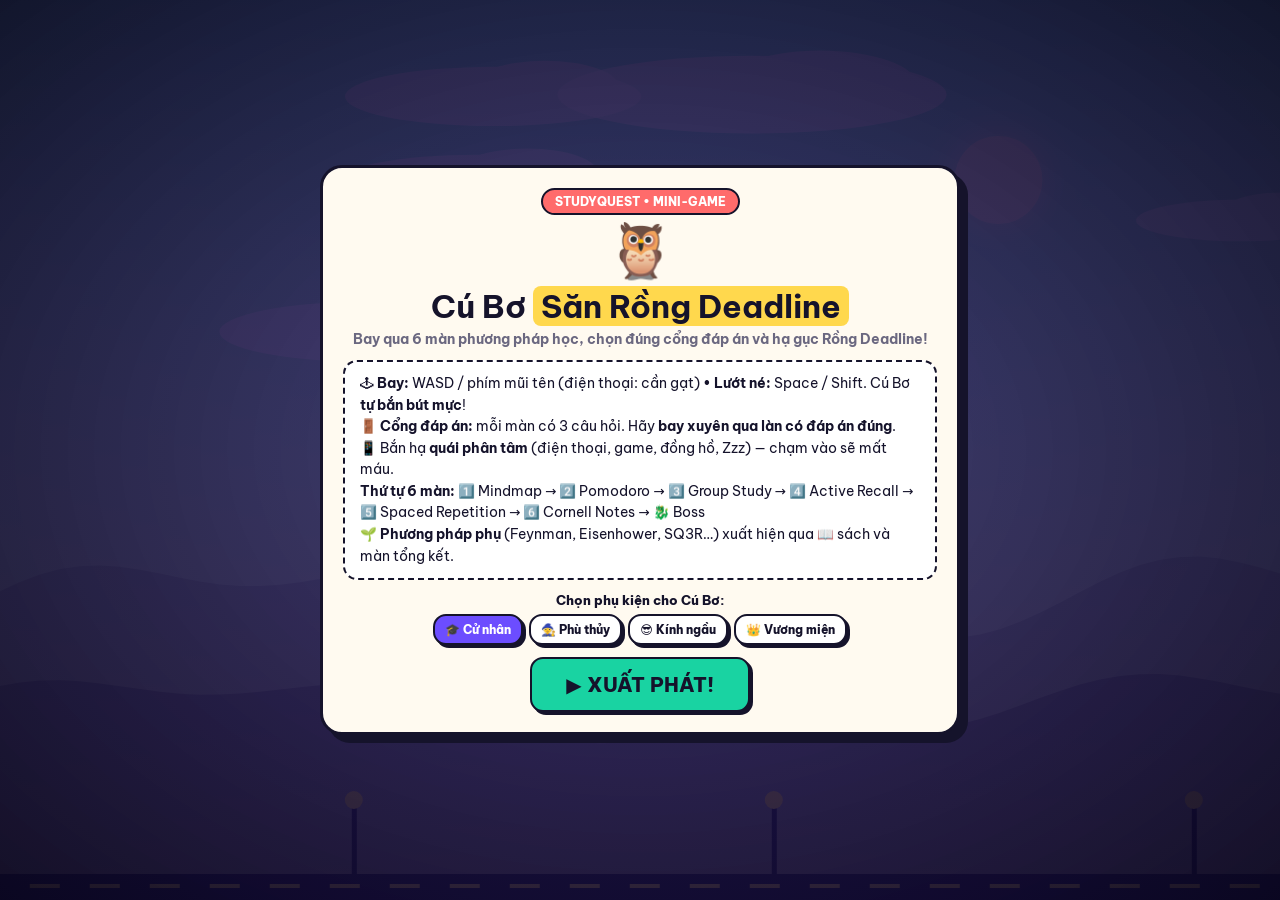
<file: public/games/cu-bo-san-rong-deadline.html>
<!DOCTYPE html>
<html lang="vi">
<head>
<meta charset="UTF-8">
<meta name="viewport" content="width=device-width,initial-scale=1,maximum-scale=1,user-scalable=no">
<title>StudyQuest • Cú Bơ Săn Rồng Deadline</title>
<link href="https://fonts.googleapis.com/css2?family=Be+Vietnam+Pro:wght@500;700;800&display=swap" rel="stylesheet">
<style>
:root{--ink:#15132b;--vio:#6c4dff;--lem:#ffd84d;--cor:#ff6b6b;--mnt:#19d3a2;--sky:#4db8ff;--cream:#fffaf0}
*{box-sizing:border-box}
body{margin:0;overflow:hidden;background:#15132b;font-family:'Be Vietnam Pro',system-ui,sans-serif;color:var(--ink);user-select:none;touch-action:none}
canvas{display:block}
.hud{position:fixed;inset:0;pointer-events:none;padding:10px;display:flex;justify-content:space-between;align-items:flex-start;gap:8px;z-index:5}
.chip{background:var(--cream);border:2.5px solid var(--ink);border-radius:13px;box-shadow:3px 3px 0 var(--ink);padding:5px 11px;font-weight:800;font-size:14px;display:inline-block;margin-bottom:7px}
.bar{height:13px;border:2px solid var(--ink);border-radius:8px;background:#fff;overflow:hidden;margin-top:3px;width:150px}
.bar i{display:block;height:100%;width:100%;background:var(--mnt);transition:width .2s,background .3s}
#pills{display:flex;gap:4px;justify-content:center}
#pills b{width:30px;height:30px;border:2.5px solid var(--ink);border-radius:9px;background:#fff7;display:grid;place-items:center;font-size:15px;filter:grayscale(1);opacity:.6}
#pills b.on{filter:none;opacity:1;background:var(--lem);box-shadow:2px 2px 0 var(--ink)}
#pills b.cur{filter:none;opacity:1;background:#fff;animation:pu .7s infinite alternate}@keyframes pu{to{transform:scale(1.15)}}
.prog{width:190px;height:9px;margin:7px auto 0;border:2px solid var(--ink);border-radius:6px;background:#fff8;overflow:hidden}.prog i{display:block;height:100%;width:0;background:var(--vio)}
.btn{pointer-events:auto;cursor:pointer;border:2.5px solid var(--ink);background:var(--lem);border-radius:13px;box-shadow:3px 3px 0 var(--ink);font:800 15px 'Be Vietnam Pro',system-ui;padding:9px 16px;color:var(--ink)}
.btn:active{transform:translate(3px,3px);box-shadow:none}
#qb{position:fixed;left:50%;top:78px;transform:translateX(-50%);width:min(680px,94vw);background:var(--cream);border:3px solid var(--ink);border-radius:16px;box-shadow:5px 5px 0 var(--ink);padding:8px 14px;text-align:center;z-index:6;display:none}
#qb small{display:inline-block;background:var(--vio);color:#fff;border-radius:10px;padding:1px 10px;font-weight:800;font-size:11px}
#qb div{font-weight:800;font-size:clamp(14px,2.4vw,19px);line-height:1.3;margin-top:3px}
#bh{position:fixed;right:12px;top:100px;width:min(210px,40vw);z-index:6;display:none}#bh .bar{width:100%;height:16px}#bh .bar i{background:var(--cor)}
#intro{position:fixed;left:50%;top:38%;transform:translate(-50%,-50%) scale(.7);opacity:0;background:var(--cream);border:3.5px solid var(--ink);border-radius:22px;box-shadow:8px 8px 0 var(--ink);padding:16px 26px;text-align:center;max-width:92vw;width:460px;z-index:7;transition:.35s cubic-bezier(.2,1.5,.4,1);pointer-events:none}
#intro.on{opacity:1;transform:translate(-50%,-50%) scale(1)}#intro .ic{font-size:50px}#intro h2{margin:2px 0;font-size:26px}#intro p{margin:6px 0 0;font-weight:700;font-size:14px;line-height:1.45}
#lull{position:fixed;left:50%;bottom:22px;transform:translateX(-50%);width:min(620px,94vw);background:var(--lem);border:3px solid var(--ink);border-radius:18px;box-shadow:6px 6px 0 var(--ink);padding:12px 16px;z-index:8;display:none;font-size:14px;line-height:1.5}
#lull.bad{background:#ffc9c9}#lull .btn{margin-top:8px;background:var(--mnt)}
#toast{position:fixed;left:50%;top:128px;transform:translateX(-50%) translateY(-14px);opacity:0;background:var(--cream);border:2.5px solid var(--ink);border-radius:13px;box-shadow:4px 4px 0 var(--ink);padding:8px 14px;font-weight:700;font-size:13px;max-width:90vw;text-align:center;transition:.3s;z-index:7;pointer-events:none}
#toast.on{opacity:1;transform:translateX(-50%)}
#joy{position:fixed;left:20px;bottom:24px;width:128px;height:128px;border-radius:50%;background:#ffffff33;border:3px solid #fff9;display:none;z-index:6}
#joy i{position:absolute;left:34px;top:34px;width:60px;height:60px;border-radius:50%;background:var(--lem);border:3px solid var(--ink)}
#dsh{position:fixed;right:24px;bottom:34px;width:84px;height:84px;border-radius:50%;background:var(--cor);border:3px solid var(--ink);box-shadow:4px 4px 0 var(--ink);font:800 13px 'Be Vietnam Pro';color:#fff;display:none;place-items:center;z-index:6}
@media (pointer:coarse), (hover:none), (max-width: 900px){#joy{display:block!important}#dsh{display:grid!important}#lull{bottom:150px}}
.ov{position:fixed;inset:0;background:radial-gradient(#2a1a6acc,#0a0620ee);display:none;place-items:center;z-index:20;padding:12px;overflow:auto}.ov.on{display:grid}
.card{width:100%;max-width:640px;background:var(--cream);border:3.5px solid var(--ink);border-radius:22px;box-shadow:8px 8px 0 var(--ink);padding:20px;text-align:center;animation:pop .35s cubic-bezier(.2,1.5,.4,1);margin:auto}
@keyframes pop{from{transform:scale(.8) rotate(-2deg);opacity:0}}
h1{margin:6px 0;font-size:32px;line-height:1.1}h1 span{background:var(--lem);padding:0 8px;border-radius:8px}
.tag{display:inline-block;background:var(--cor);color:#fff;font-weight:800;font-size:12px;padding:4px 12px;border-radius:20px;border:2px solid var(--ink)}
.how{text-align:left;font-size:13.5px;line-height:1.6;background:#fff;border:2.5px dashed var(--ink);border-radius:14px;padding:11px 15px;margin:12px 0}
.big{font-size:54px;animation:fl 2.4s infinite ease-in-out}@keyframes fl{50%{transform:translateY(-8px) rotate(4deg)}}
.hats{display:flex;gap:6px;justify-content:center;flex-wrap:wrap;margin:6px 0 12px}.hats .btn{font-size:12px;padding:6px 10px;background:#fff}.hats .btn.sel{background:var(--vio);color:#fff}
.stats{display:flex;gap:7px;justify-content:center;flex-wrap:wrap;margin:10px 0}.stats .chip{margin:0}
.notes{text-align:left;font-size:13px;max-height:130px;overflow:auto;background:#fff;border:2.5px solid var(--ink);border-radius:12px;padding:8px 12px}
</style>
</head>
<body>
<canvas id="c"></canvas>
<div class="hud" id="hud" style="display:none">
 <div><div class="chip">❤ <span id="hpv">100</span><div class="bar"><i id="hp"></i></div></div><br><div class="chip">⭐ <span id="xp">0</span> XP</div></div>
 <div><div id="pills"></div><div class="prog"><i id="pg"></i></div></div>
 <div style="text-align:right"><button class="btn" id="snd" style="padding:6px 11px">🔊</button><br><div class="chip" id="cb" style="display:none;margin-top:7px;background:var(--cor);color:#fff">🔥 COMBO x<span id="cbv">0</span></div></div>
</div>
<div id="qb"><small id="qt"></small><div id="qq"></div></div>
<div id="bh"><div style="font-weight:800;color:#fff;text-shadow:2px 2px 0 #15132b;font-size:13px">🐉 RỒNG DEADLINE</div><div class="bar"><i id="bhp"></i></div></div>
<div id="intro"><div class="ic" id="iic"></div><div style="font-weight:800;font-size:12px;color:#6c4dff" id="ilb"></div><h2 id="ink"></h2><p id="itp"></p></div>
<div id="lull"></div><div id="toast"></div>
<div id="joy"><i></i></div><div id="dsh">LƯỚT!</div>

<div class="ov on" id="menu"><div class="card">
 <span class="tag">STUDYQUEST • MINI-GAME</span>
 <div class="big">🦉</div>
 <h1>Cú Bơ <span>Săn Rồng Deadline</span></h1>
 <div style="font-weight:700;color:#6b6880;font-size:14px">Bay qua 6 màn phương pháp học, chọn đúng cổng đáp án và hạ gục Rồng Deadline!</div>
 <div class="how">
  🕹 <b>Bay:</b> WASD / phím mũi tên (điện thoại: cần gạt) • <b>Lướt né:</b> Space / Shift. Cú Bơ <b>tự bắn bút mực</b>!<br>
  🚪 <b>Cổng đáp án:</b> mỗi màn có 3 câu hỏi. Hãy <b>bay xuyên qua làn có đáp án đúng</b>.<br>
  📱 Bắn hạ <b>quái phân tâm</b> (điện thoại, game, đồng hồ, Zzz) — chạm vào sẽ mất máu.<br>
  <b>Thứ tự 6 màn:</b> 1️⃣ Mindmap → 2️⃣ Pomodoro → 3️⃣ Group Study → 4️⃣ Active Recall → 5️⃣ Spaced Repetition → 6️⃣ Cornell Notes → 🐉 Boss<br>
  🌱 <b>Phương pháp phụ</b> (Feynman, Eisenhower, SQ3R…) xuất hiện qua 📖 sách và màn tổng kết.
 </div>
 <div style="font-weight:800;font-size:13px">Chọn phụ kiện cho Cú Bơ:</div><div class="hats" id="hats"></div>
 <div id="hs" style="font-weight:800;margin-bottom:10px"></div>
 <button class="btn" style="font-size:20px;padding:13px 34px;background:var(--mnt)" id="go">▶ XUẤT PHÁT!</button>
</div></div>
<div class="ov" id="end"><div class="card" id="ec"></div></div>

<script>
const $=s=>document.querySelector(s),R=Math.random,rn=(a,b)=>a+R()*(b-a),pick=a=>a[(R()*a.length)|0];
const shuf=a=>{a=[...a];for(let i=a.length-1;i>0;i--){const j=(R()*(i+1))|0;[a[i],a[j]]=[a[j],a[i]]}return a};

/* ===== NỘI DUNG ===== */
const M=(q,c,w,e)=>({t:'mc',q,a:[c,...w],c:0,e}),T=(q,v,e)=>({t:'tf',q,a:['ĐÚNG','SAI'],c:v?0:1,e});
const ST=[
{n:'Mindmap',ic:'🗺️',col:'#19d3a2',sky:['#7fe8d0','#fff2c6'],tip:'Chủ đề ở giữa → nhánh chính → nhánh phụ bằng từ khóa. Hợp môn nhiều nhánh: Lịch sử, Luật, Sinh học.',q:[
 M('Sơ đồ tư duy (Mindmap) được vẽ bắt đầu từ đâu?','Chủ đề trung tâm ở giữa trang',['Góc trên bên trái, viết từng dòng','Phần kết luận ở cuối','Bất kỳ đâu, không cần chủ đề'],'Chủ đề ở giữa rồi tỏa ra các nhánh chính, nhánh phụ.'),
 T('Mỗi nhánh Mindmap nên là từ khóa ngắn, không chép nguyên cả câu.',true,'Từ khóa ngắn (1–2 từ) giúp tóm gọn và dễ nhớ; dùng màu và hình để liên kết.'),
 M('Ai là người có công phổ biến Mind Map trên thế giới?','Tony Buzan',['Walter Pauk','Hermann Ebbinghaus','Francesco Cirillo'],'Walter Pauk – Cornell; Ebbinghaus – đường cong quên; Cirillo – Pomodoro.')]},
{n:'Pomodoro',ic:'🍅',col:'#ff6b6b',sky:['#ff9a8b','#ffe0b2'],tip:'25 phút tập trung + 5 phút nghỉ. Sau 4 vòng thì nghỉ dài 15–30 phút.',q:[
 M('Một chu kỳ Pomodoro cơ bản gồm?','25 phút tập trung + 5 phút nghỉ',['60 phút học + 10 phút nghỉ','10 phút học + 2 phút nghỉ','45 phút học + 15 phút nghỉ'],'Sau 4 chu kỳ, bạn nghỉ dài hơn (khoảng 15–30 phút).'),
 T('Giờ nghỉ 5 phút là lúc nên lướt mạng xã hội thật lâu.',false,'Mạng xã hội dễ kéo dài giờ nghỉ. Hãy đứng dậy, uống nước, vươn vai!'),
 M('“Pomodoro” trong tiếng Ý nghĩa là gì?','Quả cà chua',['Đồng hồ cát','Sự tập trung','Quả cam'],'Francesco Cirillo dùng chiếc đồng hồ bấm giờ hình quả cà chua.')]},
{n:'Group Study',ic:'👥',col:'#4db8ff',sky:['#7ec8ff','#e8f6ff'],tip:'Nhóm 3–5 người, mỗi người chuẩn bị trước, thay phiên giảng lại và hỏi chéo nhau.',q:[
 M('Học nhóm hiệu quả nhất khi nào?','Mỗi người chuẩn bị trước và thay phiên giảng lại',['Cả nhóm chép bài của một người','Chủ yếu trò chuyện cho vui','Một người làm hết, mọi người xem'],'Giảng lại cho bạn là cách học rất mạnh vì buộc bạn phải hiểu thật sự.'),
 T('Nhóm học lý tưởng thường chỉ khoảng 3–5 người.',true,'Nhóm quá đông dễ lạc đề và có người “ăn bám”.'),
 M('Có thành viên không đóng góp, nhóm nên làm gì trước tiên?','Phân công rõ phần việc, đặt hạn chót, theo dõi trên bảng chung',['Im lặng gánh hết','Loại ngay không báo trước','Đổi nhóm giữa chừng'],'Google Docs hoặc Trello giúp ai cũng nhìn thấy tiến độ.')]},
{n:'Active Recall',ic:'🧠',col:'#6c4dff',sky:['#a58bff','#ffd6f5'],tip:'Gập sách lại, tự nhớ lại thay vì đọc đi đọc lại. Quên chỗ nào thì ghi lại chỗ đó.',q:[
 M('Đâu là ví dụ của Active Recall (tự kiểm tra)?','Gập sách lại và tự viết ra những gì nhớ được',['Đọc lại ghi chú 3 lần liên tiếp','Tô màu highlight toàn bộ trang','Chép lại nguyên văn giáo trình'],'Cố gắng nhớ lại buộc não “truy xuất” — ký ức nhờ vậy chắc hơn.'),
 T('Đọc đi đọc lại nhiều lần là cách ôn tập hiệu quả nhất.',false,'Đọc lại tạo cảm giác “quen mắt” chứ chưa chắc nhớ. Tự kiểm tra hiệu quả hơn.'),
 M('Khi tự kiểm tra mà bị quên, bạn nên làm gì?','Mở tài liệu, ghi lại phần quên và thử lại sau',['Bỏ qua cho nhanh','Đọc lướt lại cả chương','Cho rằng mình học dở'],'Chỗ quên chính là nơi cần ôn nhất — hãy ghi vào “sổ lỗi sai”.')]},
{n:'Spaced Repetition',ic:'📅',col:'#ff9f43',sky:['#ffb36b','#fff0c9'],tip:'Ôn lại ngắt quãng, giãn dần: 1 → 3 → 7 → 14 ngày để nhớ lâu.',q:[
 M('Spaced Repetition (lặp lại ngắt quãng) nghĩa là?','Ôn nhiều lần, giãn cách dần theo thời gian',['Ôn một lần thật dài','Ôn liên tục không nghỉ','Chỉ ôn trước ngày thi'],'Khoảng cách tăng dần giúp ký ức bền hơn.'),
 T('Học dồn một đêm trước thi nhớ lâu như ôn rải đều nhiều ngày.',false,'Học dồn có thể đủ qua thi nhưng quên rất nhanh sau đó.'),
 M('Ai nghiên cứu “đường cong quên lãng”?','Hermann Ebbinghaus',['Tony Buzan','Walter Pauk','Francesco Cirillo'],'Ebbinghaus cho thấy ta quên nhanh nếu không ôn lại đúng lúc.')]},
{n:'Cornell Notes',ic:'📝',col:'#f5b800',sky:['#ffd84d','#fff7d1'],tip:'Chia trang thành 3 phần: cột gợi ý – vùng ghi chú – tóm tắt cuối trang.',q:[
 M('Trang ghi chú Cornell chia thành mấy phần chính?','3 phần',['2 phần','5 phần','1 phần'],'Cột gợi ý, vùng ghi chú và phần tóm tắt cuối trang.'),
 M('Cột gợi ý của Cornell dùng để làm gì?','Viết câu hỏi/từ khóa để tự kiểm tra sau buổi học',['Vẽ trang trí','Chép lại tiêu đề','Để trống cho đẹp'],'Che phần ghi chú đi và tự trả lời các câu hỏi trong cột.'),
 T('Phương pháp Cornell do giáo sư Walter Pauk phát triển tại Đại học Cornell.',true,'Đây là một trong những cách ghi chép nổi tiếng nhất cho sinh viên.')]}
];
const BOSSQ=[
 M('GPA là viết tắt của?','Grade Point Average',['General Practice Area','Great Paper Award','Grade Per Assignment'],'Điểm trung bình tích lũy, tính theo điểm hệ 4 và số tín chỉ.'),
 T('Ngủ đủ giấc giúp củng cố trí nhớ sau khi học.',true,'Người trưởng thành thường cần khoảng 7–9 giờ ngủ mỗi đêm.'),
 M('Phương pháp nào hợp nhất để hệ thống hóa một chương nhiều nhánh kiến thức?','Mindmap',['Học dồn một đêm','Đọc lướt','Chép lại giáo trình'],'Mindmap giúp nhìn toàn cảnh và mối liên hệ giữa các ý.'),
 M('Chưa muốn bắt đầu học, cách chống trì hoãn hiệu quả là?','Cam kết chỉ làm 5 phút đầu',['Chờ có hứng','Lướt điện thoại một chút','Dời sang ngày mai'],'Bắt đầu là bước khó nhất; làm rồi bạn thường muốn làm tiếp.'),
 M('“Ảo tưởng thông thạo” nghĩa là?','Thấy tài liệu quen nên tưởng mình đã nhớ',['Học giỏi thật sự','Nhớ nhưng nghĩ mình quên','Không cần ôn nữa'],'Hãy kiểm chứng bằng cách tự trả lời mà không nhìn tài liệu.'),
 T('Để điện thoại khuất tầm mắt khi học giúp dễ tập trung hơn.',true,'Giảm cám dỗ từ môi trường dễ hơn là cố “gồng ý chí”.'),
 M('Mốc ôn lại đầu tiên hợp lý theo Spaced Repetition là?','Sau khoảng 1 ngày',['Sau 1 tháng','Sau 1 năm','Không cần ôn'],'Ôn sớm lúc vừa bắt đầu quên sẽ giữ ký ức hiệu quả nhất.'),
 M('Sau buổi học Cornell, bạn viết câu hỏi vào đâu?','Cột gợi ý',['Phần tóm tắt','Lề ngoài vở','Trang cuối vở'],'Dùng cột này để tự kiểm tra bằng Active Recall.'),
 T('Làm nhiều việc cùng lúc (multitasking) khi học thường dẫn đến?',false,'Chuyển đổi liên tục làm bạn chậm và dễ sai hơn.')];
const EXTRA=[['Feynman','giải thích khái niệm bằng lời đơn giản như đang dạy người mới.'],['Ma trận Eisenhower','chia việc theo mức quan trọng/khẩn cấp để biết làm gì trước.'],['SQ3R','Survey–Question–Read–Recite–Review giúp đọc giáo trình dày.'],['Học xen kẽ','trộn nhiều dạng bài thay vì làm mãi một dạng.'],['Cung điện trí nhớ','gắn thông tin vào các vị trí quen thuộc để nhớ danh sách.'],['Sổ lỗi sai','ghi lại câu sai cùng nguyên nhân và ôn lại định kỳ.']];
const TIPS=['Ngủ đủ 7–9 giờ giúp não củng cố những gì bạn vừa học.','Đứng dậy vận động 5 phút giữa các phiên học giúp đầu óc tỉnh táo.','Thử nhớ lại trước khi mở sách — dù sai — vẫn giúp bạn nhớ tốt hơn.','Mục tiêu nhỏ, cụ thể (“làm 5 bài”) dễ bắt đầu hơn “học Toán”.','Ghi chép bằng lời của mình tốt hơn chép nguyên văn.','Hỏi giảng viên trong giờ tư vấn — đại học rất khuyến khích!','Uống đủ nước giúp bạn tỉnh táo hơn.'];

/* ===== ÂM THANH: NHẠC SYNTHWAVE + SFX BẰNG CODE ===== */
const A={c:null,on:true,boss:false,step:0,t:0,
 init(){if(this.c){this.c.resume();return}const c=this.c=new(window.AudioContext||window.webkitAudioContext)();
  this.m=c.createGain();this.m.gain.value=.5;this.s=c.createGain();this.s.gain.value=.8;this.m.connect(c.destination);this.s.connect(c.destination);
  const d=c.createDelay(1);d.delayTime.value=.3;const f=c.createGain();f.gain.value=.38;const dl=c.createGain();dl.gain.value=.45;d.connect(f);f.connect(d);d.connect(dl);dl.connect(this.m);this.d=d;
  const b=c.createBuffer(1,c.sampleRate,c.sampleRate),x=b.getChannelData(0);for(let i=0;i<x.length;i++)x[i]=R()*2-1;this.nb=b;this.t=c.currentTime+.1;setInterval(()=>this.sched(),90)},
 f:n=>440*Math.pow(2,(n-69)/12),
 o(fr,t,d,type='sine',v=.15,out,sl){const c=this.c,o=c.createOscillator(),g=c.createGain();o.type=type;o.frequency.setValueAtTime(fr,t);if(sl)o.frequency.exponentialRampToValueAtTime(sl,t+d);g.gain.setValueAtTime(0,t);g.gain.linearRampToValueAtTime(v,t+.01);g.gain.exponentialRampToValueAtTime(.0008,t+d);o.connect(g);g.connect(out||this.s);o.start(t);o.stop(t+d+.05)},
 n(t,d,type,fr,v=.1,out,q=1){const c=this.c,s=c.createBufferSource(),fl=c.createBiquadFilter(),g=c.createGain();s.buffer=this.nb;s.loop=true;fl.type=type;fl.frequency.value=fr;fl.Q.value=q;g.gain.setValueAtTime(v,t);g.gain.exponentialRampToValueAtTime(.0008,t+d);s.connect(fl);fl.connect(g);g.connect(out||this.s);s.start(t);s.stop(t+d+.05)},
 sched(){if(!this.c||!this.on)return;const B=this.boss,sp=60/(B?150:118)/4,RT=B?[40,40,41,38]:[45,41,48,43];
  while(this.t<this.c.currentTime+.3){const s=this.step%64,bar=(s>>4)&3,k=s&15,r=RT[bar],t=this.t,M=this.m,ch=(B||bar==0)?[0,3,7,12]:[0,4,7,12];
   if(k%4==0||(B&&k==10))this.o(135,t,.15,'sine',.6,M,42);
   if(k==4||k==12)this.n(t,.13,'bandpass',1900,.22,M,.7);
   if(k%2==0)this.n(t,.04,'highpass',7500,.05,M);
   if(k%2==0)this.o(this.f(r+(k%8==6?12:0)),t,.2,B?'sawtooth':'square',B?.11:.07,M);
   this.o(this.f(r+24+ch[k%4]),t,.13,'triangle',.05,this.d);
   if(k==0)ch.slice(0,3).forEach(n=>this.o(this.f(r+12+n),t,.95,'sawtooth',.018,M));
   if((k==0||k==6||k==10)&&R()<.65)this.o(this.f(pick([69,72,74,76,79,81])+(B?-12:0)),t,.28,'square',.05,this.d);
   this.t+=sp;this.step++}},
 sfx(n){if(!this.c)return;const c=this.c,t=c.currentTime,a=this;
  ({shoot(){a.o(900,t,.07,'square',.025,null,420)},
   kill(){a.n(t,.2,'lowpass',1400,.25);a.o(300,t,.15,'square',.08,null,80)},
   pick(){a.o(988,t,.12,'square',.07);a.o(1480,t+.07,.18,'square',.07)},
   ok(){[659,830,988,1318].forEach((f,i)=>a.o(f,t+i*.07,.3,'triangle',.18))},
   no(){a.o(190,t,.4,'sawtooth',.2,null,60);a.n(t,.25,'lowpass',500,.25)},
   hurt(){a.n(t,.3,'lowpass',900,.4);a.o(110,t,.3,'sine',.4,null,40)},
   dash(){a.n(t,.25,'bandpass',1500,.12,null,2);a.o(300,t,.2,'sine',.1,null,1000)},
   gate(){a.o(200,t,.6,'sawtooth',.08,null,900)},
   clear(){[523,659,784,1047,784,1047,1319].forEach((f,i)=>a.o(f,t+i*.1,.4,'triangle',.2))},
   roar(){a.n(t,1.4,'lowpass',500,.6,null,2);a.o(90,t,1.4,'sawtooth',.3,null,40);a.o(130,t,1.2,'square',.15,null,50)},
   fire(){a.n(t,.35,'bandpass',800,.2,null,1)},
   win(){[523,659,784,1047,1319,1568,2093].forEach((f,i)=>a.o(f,t+i*.12,.6,'triangle',.2))},
   lose(){[392,349,311,262,196].forEach((f,i)=>a.o(f,t+i*.2,.5,'sawtooth',.1))},
   click(){a.o(700,t,.06,'square',.06)}})[n]()}};

/* ===== GAME ===== */
const cv=$('#c'),g=cv.getContext('2d');let cw,ch,S=null,tt=0,keys={},joy={x:0,y:0},hat=+(localStorage.getItem('sqHat')||0);
const rs=()=>{cw=cv.width=innerWidth;ch=cv.height=innerHeight};addEventListener('resize',rs);rs();
const HATS=['🎓 Cử nhân','🧙 Phù thủy','😎 Kính ngầu','👑 Vương miện'];
function buildHats(){$('#hats').innerHTML=HATS.map((h,i)=>`<button class="btn ${i==hat?'sel':''}" data-i="${i}">${h}</button>`).join('');$('#hats').querySelectorAll('button').forEach(b=>b.onclick=()=>{hat=+b.dataset.i;try{localStorage.setItem('sqHat',hat)}catch(e){}A.init();A.sfx('click');buildHats()})}
buildHats();
const stars=[...Array(70)].map(()=>({x:R(),y:R()*.6,s:1+R()*2,o:R()*6}));
const clouds=[...Array(8)].map(()=>({x:R(),y:R()*.45,w:90+R()*140,p:.12+R()*.2}));
const wr=(t,mw,font)=>{g.font=font;const ws=t.split(' '),L=[];let l='';for(const w of ws){const x=l?l+' '+w:w;if(g.measureText(x).width>mw&&l){L.push(l);l=w}else l=x}L.push(l);return L};

function newGame(){
 S={mode:'play',st:-1,qi:0,hp:100,xp:0,combo:0,best:0,right:0,total:0,wrong:[],x:190,y:ch/2,vx:0,vy:0,inv:0,shield:0,rapid:0,cd:0,dcd:0,dash:0,bolts:[],en:[],pk:[],fb:[],ps:[],tx:[],G:null,dist:0,sp:60,pickT:300,bossHP:6,bq:[],t0:Date.now(),shake:0,ph:'',pt:0,qs:[],dr:null,bfire:0};
 A.boss=false;$('#hud').style.display='flex';$('#bh').style.display='none';
 $('#pills').innerHTML=ST.map(s=>`<b title="${s.n}">${s.ic}</b>`).join('')+'<b title="Boss">🐉</b>';nextStage()}
function setPh(p){S.ph=p;S.pt=0}
function intro(ic,lb,n,tp){$('#iic').textContent=ic;$('#ilb').textContent=lb;$('#ink').textContent=n;$('#itp').textContent=tp;$('#intro').classList.add('on');setTimeout(()=>$('#intro').classList.remove('on'),3300)}
function nextStage(){S.st++;S.qi=0;S.G=null;
 if(S.st<6){const T=ST[S.st];S.qs=shuf(T.q);intro(T.ic,'MÀN '+(S.st+1)+' / 6',T.n,T.tip)}
 else{S.bq=shuf(BOSSQ).slice(0,6);A.boss=true;A.sfx('roar');S.dr={x:cw+350,y:ch/2};S.en=[];$('#bh').style.display='block';S.shake=24;intro('🐉','TRÙM CUỐI','Rồng Deadline','Bay qua làn đáp án đúng để làm rồng yếu đi. Né cầu lửa!')}
 setPh('intro');hud()}
function hud(){$('#hpv').textContent=Math.max(0,Math.round(S.hp));const e=$('#hp');e.style.width=Math.max(0,S.hp)+'%';e.style.background=S.hp<30?'#ff6b6b':S.hp<60?'#ffd84d':'#19d3a2';$('#xp').textContent=S.xp;
 [...$('#pills').children].forEach((b,i)=>{b.className=i<S.st?'on':i==S.st?'cur':''});$('#cb').style.display=S.combo>1?'inline-block':'none';$('#cbv').textContent=S.combo;$('#bhp').style.width=S.bossHP/6*100+'%'}
function toast(t,ms=3000){const e=$('#toast');e.textContent=t;e.classList.add('on');clearTimeout(toast.h);toast.h=setTimeout(()=>e.classList.remove('on'),ms)}
function fx(x,y,n,c,sp=5){for(let i=0;i<n;i++){const a=R()*6.28,v=1+R()*sp;S.ps.push({x,y,vx:Math.cos(a)*v,vy:Math.sin(a)*v,l:1,c,s:2+R()*4})}}
function ft(x,y,t,c='#15132b'){S.tx.push({x,y,t,c,l:1})}
function hurt(d,force){if(!force&&(S.inv>0||S.dash>0))return;if(!force&&S.shield>0){S.shield=0;ft(S.x,S.y-40,'KHIÊN VỠ!','#4db8ff');S.inv=1;A.sfx('no');return}
 S.hp-=d;S.inv=1.1*60;S.combo=0;S.shake=14;A.sfx('hurt');fx(S.x,S.y,16,'#ff6b6b');ft(S.x,S.y-40,'-'+d,'#ff3b3b');hud();if(S.hp<=0)finish(false)}

addEventListener('keydown',e=>{keys[e.code]=1;if(e.code=='Space'||e.code.startsWith('Arrow'))e.preventDefault();if((e.code=='Enter'||e.code=='Space')&&S&&S.mode=='lull')cont()});addEventListener('keyup',e=>keys[e.code]=0);
const jz=$('#joy'),jk=jz.firstElementChild;
const jm=e=>{const r=jz.getBoundingClientRect(),t=e.touches[0],dx=t.clientX-r.left-64,dy=t.clientY-r.top-64,d=Math.min(1,Math.hypot(dx,dy)/52),a=Math.atan2(dy,dx);joy.x=Math.cos(a)*d;joy.y=Math.sin(a)*d;jk.style.transform=`translate(${joy.x*38}px,${joy.y*38}px)`;e.preventDefault()};
jz.addEventListener('touchstart',jm);jz.addEventListener('touchmove',jm);jz.addEventListener('touchend',()=>{joy.x=joy.y=0;jk.style.transform=''});
$('#dsh').addEventListener('touchstart',e=>{keys.Space=1;e.preventDefault()});$('#dsh').addEventListener('touchend',()=>keys.Space=0);
$('#snd').onclick=()=>{A.on=!A.on;if(A.m)A.m.gain.value=A.on?.5:0;$('#snd').textContent=A.on?'🔊':'🔇'};

const ETY=[{r:20,hp:1,sp:3.6},{r:30,hp:2,sp:2},{r:24,hp:2,sp:2.6},{r:20,hp:1,sp:4.4}];
function spawnEnemy(){const t=S.st==0?pick([0,0,1]):(R()*4)|0,d=ETY[t];S.en.push({t,x:cw+40,y:rn(90,ch-60),y0:0,hp:d.hp,r:d.r,sp:d.sp+S.st*.15,ph:R()*6});S.en[S.en.length-1].y0=S.en[S.en.length-1].y}
function spawnGate(q){S.G={q:{...q},x:cw+140,res:null};setPh('gate');A.sfx('gate');$('#qt').textContent=(S.st<6?ST[S.st].ic+' '+ST[S.st].n.toUpperCase():'🐉 TRÙM RỒNG')+' • '+(q.t=='tf'?'ĐÚNG / SAI':'CHỌN ĐÁP ÁN');$('#qq').textContent=q.q;$('#qb').style.display='block';
 if(q.t=='mc'){const o=q.a.map((x,i)=>({x,i})),s=shuf(o);S.G.opts=s.map(z=>z.x);S.G.c=s.findIndex(z=>z.i==q.c)}else{S.G.opts=q.a;S.G.c=q.c}}
const lanes=()=>{const y0=Math.max(150,ch*.2),y1=ch-18,n=S.G.opts.length;return{y0,h:(y1-y0)/n}};

function update(k){tt+=k;if(!S||S.mode!='play')return;S.pt+=k;
 let ix=(keys.ArrowRight||keys.KeyD?1:0)-(keys.ArrowLeft||keys.KeyA?1:0)+joy.x,iy=(keys.ArrowDown||keys.KeyS?1:0)-(keys.ArrowUp||keys.KeyW?1:0)+joy.y;const m=Math.hypot(ix,iy);if(m>1){ix/=m;iy/=m}
 if((keys.Space||keys.ShiftLeft||keys.ShiftRight)&&S.dcd<=0){S.dash=15;S.dcd=80;S.inv=Math.max(S.inv,20);A.sfx('dash');fx(S.x,S.y,12,'#fff')}
 const sp=S.dash>0?13:6;S.vx+=(ix*sp-S.vx)*.18;S.vy+=(iy*sp-S.vy)*.18;S.x=Math.max(50,Math.min(cw*.55,S.x+S.vx*k));S.y=Math.max(60,Math.min(ch-50,S.y+S.vy*k));
 S.dash-=k;S.dcd-=k;S.inv-=k;S.rapid-=k;S.cd-=k;S.shake*=.88;
 const spd=(S.ph=='gate'?2.7:3.4+S.st*.2)*(S.ph=='intro'?.7:1);S.dist+=spd*k;
 if(S.ph!='intro'&&S.cd<=0){S.cd=S.rapid>0?8:15;S.bolts.push({x:S.x+30,y:S.y+4});A.sfx('shoot')}
 // phase logic
 if(S.ph=='intro'&&S.pt>200)setPh(S.st<6?'wave':'atk');
 else if(S.ph=='wave'){S.sp-=k;if(S.sp<=0){S.sp=rn(40,75)-S.st*3;spawnEnemy()}S.pickT-=k;if(S.pickT<=0){S.pickT=rn(240,420);S.pk.push({x:cw+30,y:rn(100,ch-80),k:pick(['cup','cup','shield','rapid','book'])})}
  if(S.pt>480)spawnGate(S.qs[S.qi])}
 else if(S.ph=='atk'){const d=S.dr;d.x+=(cw-150-d.x)*.03*k;S.bfire-=k;if(S.bfire<=0&&d.x<cw-100){S.bfire=rn(55,85);const a=Math.atan2(S.y-d.y,S.x-d.x);S.fb.push({x:d.x-120,y:d.y-20,vx:Math.cos(a)*5.2,vy:Math.sin(a)*5.2});A.sfx('fire')}
  if(R()<.004*k)S.pk.push({x:cw+30,y:rn(100,ch-80),k:pick(['cup','shield'])});if(S.pt>420)spawnGate(S.bq[S.qi])}
 else if(S.ph=='gate'){const G=S.G;G.x-=spd*k;if(!G.res&&G.x<=S.x+20)resolve()}
 // entities
 for(let i=S.bolts.length-1;i>=0;i--){const b=S.bolts[i];b.x+=12*k;if(b.x>cw+30)S.bolts.splice(i,1)}
 for(let i=S.en.length-1;i>=0;i--){const e=S.en[i];e.x-=e.sp*k;if(e.t==1)e.y=e.y0+Math.sin(tt/22+e.ph)*60;if(e.t==2)e.y+=(S.y-e.y)*.012*k;if(e.t==3)e.y=e.y0+Math.sin(tt/8+e.ph)*35;
  if(Math.hypot(e.x-S.x,e.y-S.y)<e.r+17){hurt(10);S.en.splice(i,1);fx(e.x,e.y,12,'#fff');continue}
  let dead=false;for(let j=S.bolts.length-1;j>=0;j--){const b=S.bolts[j];if(Math.hypot(e.x-b.x,e.y-b.y)<e.r+8){S.bolts.splice(j,1);e.hp--;fx(b.x,b.y,5,'#ffd84d',3);if(e.hp<=0){dead=true;break}}}
  if(dead){S.xp+=5;A.sfx('kill');fx(e.x,e.y,18,ST[Math.min(S.st,5)].col,6);ft(e.x,e.y-20,'+5','#15132b');if(R()<.22)S.pk.push({x:e.x,y:e.y,k:'star'});S.en.splice(i,1);hud();continue}
  if(e.x<-60)S.en.splice(i,1)}
 for(let i=S.fb.length-1;i>=0;i--){const f=S.fb[i];f.x+=f.vx*k;f.y+=f.vy*k;if(Math.hypot(f.x-S.x,f.y-S.y)<26){hurt(15);S.fb.splice(i,1);fx(f.x,f.y,14,'#ff9100');continue}
  let hit=false;for(let j=S.bolts.length-1;j>=0;j--)if(Math.hypot(f.x-S.bolts[j].x,f.y-S.bolts[j].y)<24){S.bolts.splice(j,1);hit=true;break}
  if(hit){fx(f.x,f.y,14,'#ff9100');S.xp+=3;S.fb.splice(i,1);continue}if(f.x<-40||f.y<-40||f.y>ch+40)S.fb.splice(i,1)}
 for(let i=S.pk.length-1;i>=0;i--){const p=S.pk[i];p.x-=spd*k;if(Math.hypot(p.x-S.x,p.y-S.y)<36){S.pk.splice(i,1);A.sfx('pick');fx(p.x,p.y,12,'#ffd84d');
   if(p.k=='cup'){S.hp=Math.min(100,S.hp+22);ft(S.x,S.y-40,'+22 ❤','#19a07a')}else if(p.k=='star'){S.xp+=5}else if(p.k=='shield'){S.shield=1;ft(S.x,S.y-40,'🛡 KHIÊN','#4db8ff')}else if(p.k=='rapid'){S.rapid=600;ft(S.x,S.y-40,'⚡ BẮN NHANH','#f5b800')}
   else{S.xp+=10;if(R()<.5){const x=pick(EXTRA);toast('📖 Phương pháp phụ — '+x[0]+': '+x[1],5200)}else toast('📖 Mẹo: '+pick(TIPS),4200)}hud()}else if(p.x<-40)S.pk.splice(i,1)}
 for(let i=S.ps.length-1;i>=0;i--){const p=S.ps[i];p.x+=p.vx*k;p.y+=p.vy*k;p.l-=.03*k;if(p.l<=0)S.ps.splice(i,1)}
 for(let i=S.tx.length-1;i>=0;i--){const p=S.tx[i];p.y-=.8*k;p.l-=.02*k;if(p.l<=0)S.tx.splice(i,1)}
 $('#pg').style.width=(S.st<6?Math.min(100,(S.qi*100+ (S.ph=='wave'?S.pt/480*100:S.ph=='gate'?100:0))/3):(6-S.bossHP)/6*100)+'%'}

function resolve(){const G=S.G,L=lanes();let lane=Math.floor((S.y-L.y0)/L.h);lane=Math.max(0,Math.min(G.opts.length-1,lane));const good=lane==G.c;G.res={lane,good};
 $('#qb').style.display='none';S.total++;const q=G.q;
 if(good){S.right++;S.combo++;S.best=Math.max(S.best,S.combo);const gain=20+Math.min(S.combo,10)*3;S.xp+=gain;A.sfx('ok');fx(S.x+40,S.y,30,'#19d3a2',8);ft(S.x,S.y-50,'+'+gain+' XP','#19a07a');S.shake=6;
  if(S.st==6){S.bossHP--;S.shake=22;fx(S.dr.x-60,S.dr.y,50,'#ffd84d',10)}}
 else{S.combo=0;A.sfx('no');S.wrong.push({q:q.q,a:G.opts[G.c],e:q.e});hurt(S.st==6?25:20,true);if(S.st==6){A.sfx('fire');for(let i=0;i<6;i++)S.fb.push({x:S.dr.x-120,y:S.dr.y+rn(-60,60),vx:-rn(6,10),vy:rn(-1.5,1.5)});if(S.bq.length<11)S.bq.push({...q})}}
 hud();if(S.hp<=0)return;
 const e=$('#lull');e.className=good?'':'bad';e.innerHTML=`<b>${good?'🎉 Chính xác!':'💡 Chưa đúng — đáp án: '+G.opts[G.c]}</b><br>${q.e}<br><button class="btn" id="nxt">Tiếp tục ▶</button>`;e.style.display='block';$('#nxt').onclick=cont;S.mode='lull'}
function cont(){if(!S||S.mode!='lull')return;A.sfx('click');$('#lull').style.display='none';S.mode='play';S.G=null;S.qi++;
 if(S.st==6){if(S.bossHP<=0||S.qi>=S.bq.length){finish(true);return}setPh('atk');return}
 if(S.qi>=3){S.xp+=50;A.sfx('clear');toast('🏆 Hoàn thành màn '+(S.st+1)+': '+ST[S.st].n+'! +50 XP',3500);S.bolts=[];nextStage()}else setPh('wave');hud()}
function finish(win){if(S.mode=='end')return;S.mode='end';A.boss=false;$('#hud').style.display='none';$('#qb').style.display='none';$('#bh').style.display='none';$('#lull').style.display='none';A.sfx(win?'win':'lose');
 const acc=S.total?S.right/S.total:0,stars=win?(acc>.85?3:acc>.65?2:1):0,sec=Math.round((Date.now()-S.t0)/1000),hs=Math.max(+localStorage.getItem('sqDHS')||0,S.xp);try{localStorage.setItem('sqDHS',hs)}catch(e){}
 const rank=['Chưa qua ải 😴','Tân sinh viên 🌱','Chiến thần ôn thi ⚔️','Huyền thoại campus 👑'][stars];
 $('#ec').innerHTML=`<div class="big">${win?'🏆':'💤'}</div><h1>${win?'Bạn đã <span>hạ Rồng Deadline!</span>':'Rồng Deadline <span>thắng rồi…</span>'}</h1><div style="font-size:32px;margin:4px">${'⭐'.repeat(stars)}${'☆'.repeat(3-stars)}</div><div style="font-weight:800">Danh hiệu: ${rank}</div>
 <div class="stats"><span class="chip">⭐ ${S.xp} XP</span><span class="chip">🎯 ${S.right}/${S.total} đúng</span><span class="chip">🔥 Combo ${S.best}</span><span class="chip">⏱ ${Math.floor(sec/60)}p${sec%60}s</span><span class="chip">🏅 Kỷ lục ${hs}</span></div>
 ${S.wrong.length?'<div style="font-weight:800;text-align:left;margin:6px 0 4px">📒 Sổ lỗi sai — ôn lại ngay nhé:</div><div class="notes">'+S.wrong.slice(0,8).map(w=>`• <b>${w.q}</b><br>&nbsp;&nbsp;→ ${w.a}`).join('<br>')+'</div>':'<div style="font-weight:800">Không sai câu nào — quá đỉnh! 🎉</div>'}
 <div style="font-weight:800;text-align:left;margin:10px 0 4px">🌱 Phương pháp phụ nên thử thêm:</div><div class="notes">${EXTRA.map(x=>'• <b>'+x[0]+'</b>: '+x[1]).join('<br>')}</div>
 <div style="margin-top:8px;font-size:13px;font-weight:700;color:#6b6880">${win?'Nhớ: kiến thức chỉ bền khi bạn ôn lại ngắt quãng!':'Mẹo: tránh điện thoại, giữ năng lượng và đọc kỹ mẹo ở đầu mỗi màn!'}</div><button class="btn" id="again" style="margin-top:12px;background:var(--mnt);font-size:18px">↻ CHƠI LẠI</button>`;
 $('#end').classList.add('on');$('#again').onclick=()=>{$('#end').classList.remove('on');A.sfx('click');newGame()}}

/* ===== VẼ ===== */
function mount(off,base,amp,col){g.fillStyle=col;g.beginPath();g.moveTo(0,ch);for(let x=0;x<=cw+20;x+=20){const u=x+off;g.lineTo(x,base-(Math.sin(u*.006)*amp+Math.sin(u*.017)*amp*.45+amp))}g.lineTo(cw,ch);g.closePath();g.fill()}
function owl(x,y,s,fl,h){g.save();g.translate(x,y);g.scale(s,s);g.lineWidth=3;g.strokeStyle='#15132b';const w=Math.sin(fl)*.8;g.fillStyle='#ffc61a';
 for(const sd of[-1,1]){g.save();g.translate(sd*24,-6);g.rotate(sd*(.5+w));g.beginPath();g.ellipse(sd*14,0,22,10,0,0,6.3);g.fill();g.stroke();g.restore()}
 g.fillStyle='#ffd84d';g.beginPath();g.ellipse(0,0,30,34,0,0,6.3);g.fill();g.stroke();g.fillStyle='#fffaf0';g.beginPath();g.ellipse(0,12,18,20,0,0,6.3);g.fill();
 g.fillStyle='#fff';for(const ex of[-12,12]){g.beginPath();g.arc(ex,-10,11,0,6.3);g.fill();g.stroke()}g.fillStyle='#15132b';g.beginPath();g.arc(-8,-10,4.5,0,6.3);g.arc(16,-10,4.5,0,6.3);g.fill();
 g.fillStyle='#ff6b6b';g.beginPath();g.moveTo(-5,-1);g.lineTo(5,-1);g.lineTo(0,8);g.closePath();g.fill();g.stroke();
 if(h==0){g.fillStyle='#6c4dff';g.beginPath();g.moveTo(-30,-30);g.lineTo(0,-44);g.lineTo(30,-30);g.lineTo(0,-22);g.closePath();g.fill();g.stroke();g.beginPath();g.moveTo(28,-31);g.lineTo(34,-14);g.stroke();g.fillStyle='#ffd84d';g.beginPath();g.arc(34,-12,4,0,6.3);g.fill();g.stroke()}
 if(h==1){g.fillStyle='#7b4dd6';g.beginPath();g.moveTo(-32,-28);g.lineTo(-4,-70);g.lineTo(34,-28);g.closePath();g.fill();g.stroke();g.fillStyle='#ffd84d';g.beginPath();g.arc(-4,-44,5,0,6.3);g.fill()}
 if(h==2){g.fillStyle='#15132b';g.fillRect(-26,-18,52,12);g.fillStyle='#4db8ff';g.fillRect(-24,-16,20,8);g.fillRect(4,-16,20,8)}
 if(h==3){g.fillStyle='#ffd84d';g.beginPath();g.moveTo(-24,-28);g.lineTo(-24,-48);g.lineTo(-12,-36);g.lineTo(0,-52);g.lineTo(12,-36);g.lineTo(24,-48);g.lineTo(24,-28);g.closePath();g.fill();g.stroke()}
 g.restore()}
function enemy(e){g.save();g.translate(e.x,e.y);g.lineWidth=3;g.strokeStyle='#15132b';
 if(e.t==0){g.rotate(Math.sin(tt/4)*.15);g.fillStyle='#2b2b3d';g.beginPath();g.roundRect(-14,-23,28,46,6);g.fill();g.stroke();g.fillStyle=tt%30<15?'#4db8ff':'#9be3ff';g.fillRect(-10,-17,20,30);g.fillStyle='#ff6b6b';g.beginPath();g.arc(13,-21,8,0,6.3);g.fill();g.stroke();g.fillStyle='#fff';g.font='800 10px sans-serif';g.textAlign='center';g.fillText('9+',13,-18)}
 if(e.t==1){g.fillStyle='#f0ecff';g.beginPath();g.ellipse(0,0,32,20,0,0,6.3);g.ellipse(-16,-8,16,13,0,0,6.3);g.ellipse(14,-10,18,14,0,0,6.3);g.fill();g.stroke();g.fillStyle='#6c4dff';g.font='800 16px sans-serif';g.textAlign='center';g.fillText('Zzz',0,6);if(e.hp<2){g.fillStyle='#ff6b6b55';g.fillRect(-30,-4,60,8)}}
 if(e.t==2){g.fillStyle='#6c4dff';g.beginPath();g.ellipse(0,0,28,18,0,0,6.3);g.fill();g.stroke();g.fillStyle='#fff';g.fillRect(-18,-3,12,6);g.fillRect(-15,-6,6,12);g.fillStyle='#ffd84d';g.beginPath();g.arc(12,-4,4,0,6.3);g.arc(20,2,4,0,6.3);g.fill()}
 if(e.t==3){g.fillStyle='#fff';g.beginPath();g.arc(0,0,20,0,6.3);g.fill();g.stroke();g.beginPath();g.moveTo(0,0);g.lineTo(0,-13);g.moveTo(0,0);g.lineTo(9,4);g.stroke();g.fillStyle='#ff6b6b';g.fillRect(-7,-27,14,6);g.fillStyle='#fff';g.font='800 9px sans-serif';g.textAlign='center'}
 g.restore()}
function dragon(){const d=S.dr,y=d.y+Math.sin(tt/25)*16;g.save();g.translate(d.x,y);g.lineWidth=4;g.strokeStyle='#15132b';
 const w=Math.sin(tt/11)*.3;g.fillStyle='#a31f2a';g.save();g.rotate(w);g.beginPath();g.moveTo(20,-30);g.lineTo(90,-190);g.lineTo(50,-95);g.lineTo(150,-140);g.lineTo(70,-10);g.closePath();g.fill();g.stroke();g.restore();
 g.strokeStyle='#e63946';g.lineWidth=26;g.lineCap='round';g.beginPath();g.moveTo(60,30);g.quadraticCurveTo(170,70+Math.sin(tt/18)*28,200,150);g.stroke();g.strokeStyle='#15132b';g.lineWidth=4;
 g.fillStyle='#e63946';g.beginPath();g.ellipse(0,0,105,82,0,0,6.3);g.fill();g.stroke();g.fillStyle='#ffd84d';g.beginPath();g.ellipse(-24,26,56,50,0,0,6.3);g.fill();
 g.fillStyle='#e63946';g.beginPath();g.ellipse(-122,-26,64,46,-.15,0,6.3);g.fill();g.stroke();g.fillStyle='#ffd84d';for(const s of[-1,1]){g.beginPath();g.moveTo(-100+s*20,-62);g.lineTo(-90+s*40,-112);g.lineTo(-76+s*20,-62);g.closePath();g.fill();g.stroke()}
 g.fillStyle='#fff';g.beginPath();g.arc(-122,-38,15,0,6.3);g.fill();g.stroke();g.fillStyle='#15132b';g.beginPath();g.arc(-128,-36,6,0,6.3);g.fill();g.fillStyle='#15132b';g.beginPath();g.arc(-172,-30,4,0,6.3);g.fill();
 if(S.bfire>0&&S.bfire<25){const gr=g.createRadialGradient(-180,-14,2,-180,-14,45);gr.addColorStop(0,'#fff');gr.addColorStop(.5,'#ffb300');gr.addColorStop(1,'#ff1744');g.fillStyle=gr;g.globalAlpha=.9;g.beginPath();g.arc(-180,-14,34,0,6.3);g.fill();g.globalAlpha=1}
 g.restore()}
function gateDraw(){const G=S.G;if(!G)return;const L=lanes(),cols=['#ff8a80','#82d4ff','#8af0cf','#ffe680'];const W=Math.min(250,cw*.3);
 const cur=Math.max(0,Math.min(G.opts.length-1,Math.floor((S.y-L.y0)/L.h)));
 G.opts.forEach((o,i)=>{const x=G.x-W/2,y=L.y0+i*L.h+4,h=L.h-8,r=G.res,on=!r&&i==cur;let fill=cols[i%4];if(r){fill=i==G.c?'#19d3a2':(i==r.lane?'#ff4b4b':'#cfcce0')}
  g.save();if(on){g.shadowColor='#fff';g.shadowBlur=24}g.fillStyle=fill;g.strokeStyle='#15132b';g.lineWidth=on?5:3;g.beginPath();g.roundRect(x,y,W,h,14);g.fill();g.stroke();g.restore();
  g.fillStyle='#15132b';g.beginPath();g.arc(x+17,y+h/2,12,0,6.3);g.fill();g.fillStyle='#fffaf0';g.font='800 14px "Be Vietnam Pro",sans-serif';g.textAlign='center';g.textBaseline='middle';g.fillText(G.opts.length==2?(i?'✗':'✓'):'ABCD'[i],x+17,y+h/2+1);
  const fs=Math.max(10,Math.min(16,h/4.2)),ls=wr(o,W-52,'800 '+fs+'px "Be Vietnam Pro",sans-serif').slice(0,4);g.fillStyle='#15132b';g.textAlign='left';ls.forEach((l,j)=>g.fillText(l,x+36,y+h/2+(j-(ls.length-1)/2)*(fs+2)))});
 g.textBaseline='alphabetic'}
function draw(){const sk=S&&S.st>=0?(S.st==6?['#3a0f2e','#ff5a3c']:ST[S.st].sky):['#7fe8d0','#fff2c6'],off=S?S.dist:tt*3;
 const gr=g.createLinearGradient(0,0,0,ch);gr.addColorStop(0,sk[0]);gr.addColorStop(1,sk[1]);g.fillStyle=gr;g.fillRect(0,0,cw,ch);
 if(S&&S.st==6){g.fillStyle='#fff';for(const s of stars){g.globalAlpha=.4+.4*Math.sin(tt/20+s.o);g.fillRect(s.x*cw,s.y*ch,s.s,s.s)}g.globalAlpha=1}
 g.fillStyle='#fff7d6';g.shadowColor='#fff7d6';g.shadowBlur=40;g.beginPath();g.arc(cw*.78,ch*.2,44,0,6.3);g.fill();g.shadowBlur=0;
 g.fillStyle='#ffffffaa';for(const c of clouds){const x=((c.x*cw*2-off*c.p)%(cw+300)+cw+300)%(cw+300)-150,y=c.y*ch;g.beginPath();g.ellipse(x,y,c.w,c.w*.2,0,0,6.3);g.ellipse(x+c.w*.35,y-9,c.w*.5,c.w*.18,0,0,6.3);g.fill()}
 mount(off*.15,ch*.72,40,'#15132b2e');mount(off*.35,ch*.82,28,'#15132b4d');
 const gy=ch-26;g.fillStyle='#15132b';g.fillRect(0,gy,cw,40);g.fillStyle='#ffd84d';for(let x=-((off*1.0)%60);x<cw;x+=60)g.fillRect(x,gy+10,30,4);
 g.fillStyle='#15132b';for(let x=-((off*.8)%420)+100;x<cw;x+=420){g.fillRect(x,gy-70,5,70);g.beginPath();g.arc(x+2,gy-74,9,0,6.3);g.fillStyle='#ffd84d';g.fill();g.fillStyle='#15132b'}
 if(!S)return;
 for(const p of S.pk){const y=p.y+Math.sin(tt/15+p.x)*4;g.save();g.translate(p.x,y);g.lineWidth=2.5;g.strokeStyle='#15132b';
  if(p.k=='star'){g.fillStyle='#ffd84d';g.beginPath();for(let k=0;k<10;k++){const a=k*.628-1.57,r=k%2?6:15;g.lineTo(Math.cos(a)*r,Math.sin(a)*r)}g.closePath();g.fill();g.stroke()}
  else{g.font='28px serif';g.textAlign='center';g.textBaseline='middle';g.fillText({cup:'☕',shield:'🛡️',rapid:'⚡',book:'📖'}[p.k],0,0);g.textBaseline='alphabetic'}g.restore()}
 if(S.st==6&&S.dr)dragon();
 for(const e of S.en)enemy(e);
 for(const f of S.fb){const gl=g.createRadialGradient(f.x,f.y,2,f.x,f.y,22);gl.addColorStop(0,'#fff');gl.addColorStop(.4,'#ffb300');gl.addColorStop(1,'#ff174400');g.fillStyle=gl;g.beginPath();g.arc(f.x,f.y,22,0,6.3);g.fill()}
 const col=S.st>=0&&S.st<6?ST[S.st].col:'#ff6b6b';for(const b of S.bolts){g.save();g.shadowColor=col;g.shadowBlur=12;g.fillStyle='#fff';g.strokeStyle=col;g.lineWidth=3;g.beginPath();g.ellipse(b.x,b.y,11,4,0,0,6.3);g.fill();g.stroke();g.restore()}
 gateDraw();
 const ox=(R()-.5)*S.shake,oy=(R()-.5)*S.shake;
 if(S.mode!='end'){if(S.inv>0&&tt%6<3&&S.dash<=0)g.globalAlpha=.4;
  if(S.shield){g.strokeStyle='#4db8ff';g.lineWidth=4;g.beginPath();g.arc(S.x+ox,S.y+oy,44,0,6.3);g.stroke()}
  if(S.dash>0){g.fillStyle='#fff7';for(let i=1;i<5;i++)g.fillRect(S.x-i*18,S.y-12,16,6)}
  owl(S.x+ox,S.y+oy+Math.sin(tt/10)*3,.85,tt/3,hat);g.globalAlpha=1}
 for(const p of S.ps){g.globalAlpha=Math.max(0,p.l);g.fillStyle=p.c;g.fillRect(p.x,p.y,p.s,p.s)}g.globalAlpha=1;
 for(const p of S.tx){g.globalAlpha=Math.max(0,p.l);g.fillStyle=p.c;g.strokeStyle='#fffaf0';g.lineWidth=4;g.font='800 18px "Be Vietnam Pro",sans-serif';g.textAlign='center';g.strokeText(p.t,p.x,p.y);g.fillText(p.t,p.x,p.y)}g.globalAlpha=1}
let last=performance.now();(function loop(now){const k=Math.min(2.5,(now-last)/16.667);last=now;if(S)update(k);else tt+=k;draw();requestAnimationFrame(loop)})(last);
const hv=+localStorage.getItem('sqDHS')||0;if(hv)$('#hs').textContent='🏅 Kỷ lục của bạn: '+hv+' XP';
$('#go').onclick=()=>{A.init();A.sfx('click');$('#menu').classList.remove('on');newGame()};
</script>
</body>
</html>
</file>
